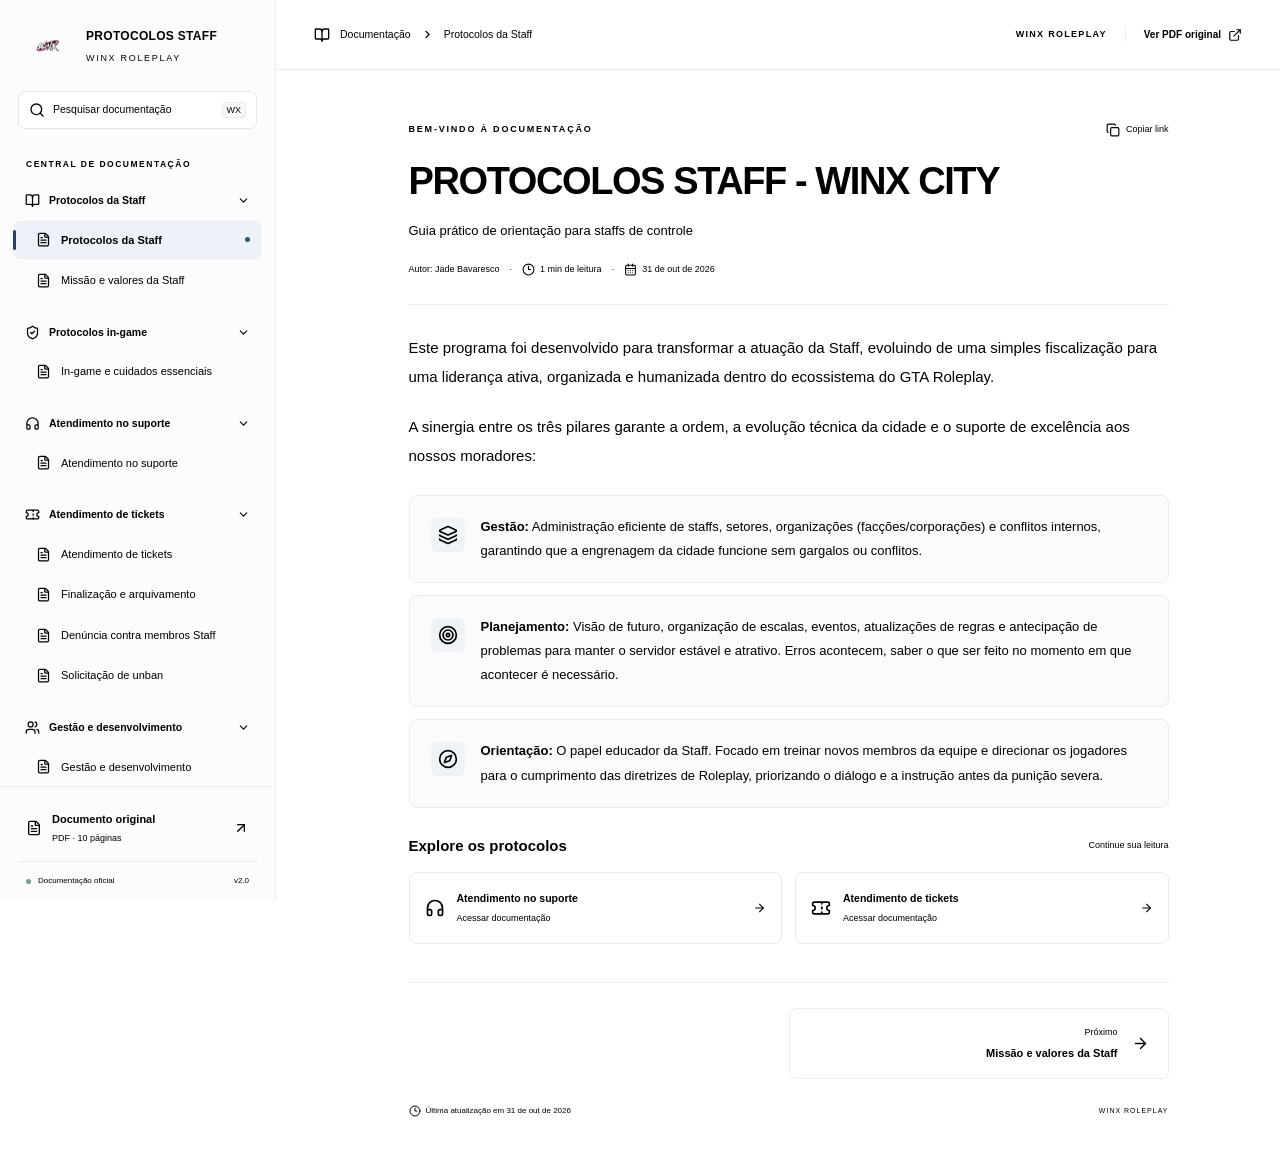
<file: index.html>
<!doctype html>
<html lang="pt-BR">
<head>
  <meta charset="utf-8">
  <meta name="viewport" content="width=device-width, initial-scale=1">
  <meta name="description" content="Guia prático de orientação para staffs de controle — WINX CITY. Autor: Jade Bavaresco.">
  <title>Protocolos da Staff · PROTOCOLOS STAFF</title>
  <link rel="icon" href="./favicon.ico">
  <link rel="stylesheet" href="./styles.css">
  <script src="./site-pages.js" defer></script>
  <script src="./app.js" defer></script>
  <script src="./runable.js" defer data-hostname="winx-city-static" data-url="https://r.lilstts.com/events"></script>
</head>
<body>
<!-- Página exportada do portal existente. Edite as regras no bloco class="markdown". -->
<div class="portal">
<a class="skip-link" href="#main-content">Ir para o conteúdo</a>
<aside class="sidebar">
<a class="brand" href="./index.html">
<img alt="Logo oficial WINX" src="./images/winx-logo.png">
<div>
<strong>PROTOCOLOS STAFF</strong>
<small>WINX ROLEPLAY</small>
</div>
</a>
<button class="sidebar-search">
<svg xmlns="http://www.w3.org/2000/svg" width="16" height="16" viewBox="0 0 24 24" fill="none" stroke="currentColor" stroke-width="2" stroke-linecap="round" stroke-linejoin="round" class="lucide lucide-search" aria-hidden="true">
<path d="m21 21-4.34-4.34">
</path>
<circle cx="11" cy="11" r="8">
</circle>
</svg>
<span>Pesquisar documentação</span>
<kbd>WX</kbd>
</button>
<div class="sidebar-section-label">CENTRAL DE DOCUMENTAÇÃO</div>
<nav aria-label="Navegação dos protocolos">
<div class="nav-group" style="margin-left: 0px;">
<button class="nav-group-heading" aria-expanded="true">
<svg xmlns="http://www.w3.org/2000/svg" width="15" height="15" viewBox="0 0 24 24" fill="none" stroke="currentColor" stroke-width="2" stroke-linecap="round" stroke-linejoin="round" class="lucide lucide-book-open" aria-hidden="true">
<path d="M12 7v14">
</path>
<path d="M3 18a1 1 0 0 1-1-1V4a1 1 0 0 1 1-1h5a4 4 0 0 1 4 4 4 4 0 0 1 4-4h5a1 1 0 0 1 1 1v13a1 1 0 0 1-1 1h-6a3 3 0 0 0-3 3 3 3 0 0 0-3-3z">
</path>
</svg>
<span>Protocolos da Staff</span>
<svg xmlns="http://www.w3.org/2000/svg" width="13" height="13" viewBox="0 0 24 24" fill="none" stroke="currentColor" stroke-width="2" stroke-linecap="round" stroke-linejoin="round" class="lucide lucide-chevron-down" aria-hidden="true">
<path d="m6 9 6 6 6-6">
</path>
</svg>
</button>
<div class="nav-group-items">
<div>
<a href="./index.html" class="nav-item active" aria-current="page">
<svg xmlns="http://www.w3.org/2000/svg" width="15" height="15" viewBox="0 0 24 24" fill="none" stroke="currentColor" stroke-width="2" stroke-linecap="round" stroke-linejoin="round" class="lucide lucide-file-text" aria-hidden="true">
<path d="M6 22a2 2 0 0 1-2-2V4a2 2 0 0 1 2-2h8a2.4 2.4 0 0 1 1.704.706l3.588 3.588A2.4 2.4 0 0 1 20 8v12a2 2 0 0 1-2 2z">
</path>
<path d="M14 2v5a1 1 0 0 0 1 1h5">
</path>
<path d="M10 9H8">
</path>
<path d="M16 13H8">
</path>
<path d="M16 17H8">
</path>
</svg>
<span>Protocolos da Staff</span>
<span class="active-dot">
</span>
</a>
</div>
<div>
<a href="./missao-e-valores.html" class="nav-item ">
<svg xmlns="http://www.w3.org/2000/svg" width="15" height="15" viewBox="0 0 24 24" fill="none" stroke="currentColor" stroke-width="2" stroke-linecap="round" stroke-linejoin="round" class="lucide lucide-file-text" aria-hidden="true">
<path d="M6 22a2 2 0 0 1-2-2V4a2 2 0 0 1 2-2h8a2.4 2.4 0 0 1 1.704.706l3.588 3.588A2.4 2.4 0 0 1 20 8v12a2 2 0 0 1-2 2z">
</path>
<path d="M14 2v5a1 1 0 0 0 1 1h5">
</path>
<path d="M10 9H8">
</path>
<path d="M16 13H8">
</path>
<path d="M16 17H8">
</path>
</svg>
<span>Missão e valores da Staff</span>
</a>
</div>
</div>
</div>
<div class="nav-group" style="margin-left: 0px;">
<button class="nav-group-heading" aria-expanded="true">
<svg xmlns="http://www.w3.org/2000/svg" width="15" height="15" viewBox="0 0 24 24" fill="none" stroke="currentColor" stroke-width="2" stroke-linecap="round" stroke-linejoin="round" class="lucide lucide-shield-check" aria-hidden="true">
<path d="M20 13c0 5-3.5 7.5-7.66 8.95a1 1 0 0 1-.67-.01C7.5 20.5 4 18 4 13V6a1 1 0 0 1 1-1c2 0 4.5-1.2 6.24-2.72a1.17 1.17 0 0 1 1.52 0C14.51 3.81 17 5 19 5a1 1 0 0 1 1 1z">
</path>
<path d="m9 12 2 2 4-4">
</path>
</svg>
<span>Protocolos in-game</span>
<svg xmlns="http://www.w3.org/2000/svg" width="13" height="13" viewBox="0 0 24 24" fill="none" stroke="currentColor" stroke-width="2" stroke-linecap="round" stroke-linejoin="round" class="lucide lucide-chevron-down" aria-hidden="true">
<path d="m6 9 6 6 6-6">
</path>
</svg>
</button>
<div class="nav-group-items">
<div>
<a href="./in-game.html" class="nav-item ">
<svg xmlns="http://www.w3.org/2000/svg" width="15" height="15" viewBox="0 0 24 24" fill="none" stroke="currentColor" stroke-width="2" stroke-linecap="round" stroke-linejoin="round" class="lucide lucide-file-text" aria-hidden="true">
<path d="M6 22a2 2 0 0 1-2-2V4a2 2 0 0 1 2-2h8a2.4 2.4 0 0 1 1.704.706l3.588 3.588A2.4 2.4 0 0 1 20 8v12a2 2 0 0 1-2 2z">
</path>
<path d="M14 2v5a1 1 0 0 0 1 1h5">
</path>
<path d="M10 9H8">
</path>
<path d="M16 13H8">
</path>
<path d="M16 17H8">
</path>
</svg>
<span>In-game e cuidados essenciais</span>
</a>
</div>
</div>
</div>
<div class="nav-group" style="margin-left: 0px;">
<button class="nav-group-heading" aria-expanded="true">
<svg xmlns="http://www.w3.org/2000/svg" width="15" height="15" viewBox="0 0 24 24" fill="none" stroke="currentColor" stroke-width="2" stroke-linecap="round" stroke-linejoin="round" class="lucide lucide-headphones" aria-hidden="true">
<path d="M3 14h3a2 2 0 0 1 2 2v3a2 2 0 0 1-2 2H5a2 2 0 0 1-2-2v-7a9 9 0 0 1 18 0v7a2 2 0 0 1-2 2h-1a2 2 0 0 1-2-2v-3a2 2 0 0 1 2-2h3">
</path>
</svg>
<span>Atendimento no suporte</span>
<svg xmlns="http://www.w3.org/2000/svg" width="13" height="13" viewBox="0 0 24 24" fill="none" stroke="currentColor" stroke-width="2" stroke-linecap="round" stroke-linejoin="round" class="lucide lucide-chevron-down" aria-hidden="true">
<path d="m6 9 6 6 6-6">
</path>
</svg>
</button>
<div class="nav-group-items">
<div>
<a href="./suporte.html" class="nav-item ">
<svg xmlns="http://www.w3.org/2000/svg" width="15" height="15" viewBox="0 0 24 24" fill="none" stroke="currentColor" stroke-width="2" stroke-linecap="round" stroke-linejoin="round" class="lucide lucide-file-text" aria-hidden="true">
<path d="M6 22a2 2 0 0 1-2-2V4a2 2 0 0 1 2-2h8a2.4 2.4 0 0 1 1.704.706l3.588 3.588A2.4 2.4 0 0 1 20 8v12a2 2 0 0 1-2 2z">
</path>
<path d="M14 2v5a1 1 0 0 0 1 1h5">
</path>
<path d="M10 9H8">
</path>
<path d="M16 13H8">
</path>
<path d="M16 17H8">
</path>
</svg>
<span>Atendimento no suporte</span>
</a>
</div>
</div>
</div>
<div class="nav-group" style="margin-left: 0px;">
<button class="nav-group-heading" aria-expanded="true">
<svg xmlns="http://www.w3.org/2000/svg" width="15" height="15" viewBox="0 0 24 24" fill="none" stroke="currentColor" stroke-width="2" stroke-linecap="round" stroke-linejoin="round" class="lucide lucide-ticket" aria-hidden="true">
<path d="M2 9a3 3 0 0 1 0 6v2a2 2 0 0 0 2 2h16a2 2 0 0 0 2-2v-2a3 3 0 0 1 0-6V7a2 2 0 0 0-2-2H4a2 2 0 0 0-2 2Z">
</path>
<path d="M13 5v2">
</path>
<path d="M13 17v2">
</path>
<path d="M13 11v2">
</path>
</svg>
<span>Atendimento de tickets</span>
<svg xmlns="http://www.w3.org/2000/svg" width="13" height="13" viewBox="0 0 24 24" fill="none" stroke="currentColor" stroke-width="2" stroke-linecap="round" stroke-linejoin="round" class="lucide lucide-chevron-down" aria-hidden="true">
<path d="m6 9 6 6 6-6">
</path>
</svg>
</button>
<div class="nav-group-items">
<div>
<a href="./tickets.html" class="nav-item ">
<svg xmlns="http://www.w3.org/2000/svg" width="15" height="15" viewBox="0 0 24 24" fill="none" stroke="currentColor" stroke-width="2" stroke-linecap="round" stroke-linejoin="round" class="lucide lucide-file-text" aria-hidden="true">
<path d="M6 22a2 2 0 0 1-2-2V4a2 2 0 0 1 2-2h8a2.4 2.4 0 0 1 1.704.706l3.588 3.588A2.4 2.4 0 0 1 20 8v12a2 2 0 0 1-2 2z">
</path>
<path d="M14 2v5a1 1 0 0 0 1 1h5">
</path>
<path d="M10 9H8">
</path>
<path d="M16 13H8">
</path>
<path d="M16 17H8">
</path>
</svg>
<span>Atendimento de tickets</span>
</a>
</div>
<div>
<a href="./finalizacao.html" class="nav-item ">
<svg xmlns="http://www.w3.org/2000/svg" width="15" height="15" viewBox="0 0 24 24" fill="none" stroke="currentColor" stroke-width="2" stroke-linecap="round" stroke-linejoin="round" class="lucide lucide-file-text" aria-hidden="true">
<path d="M6 22a2 2 0 0 1-2-2V4a2 2 0 0 1 2-2h8a2.4 2.4 0 0 1 1.704.706l3.588 3.588A2.4 2.4 0 0 1 20 8v12a2 2 0 0 1-2 2z">
</path>
<path d="M14 2v5a1 1 0 0 0 1 1h5">
</path>
<path d="M10 9H8">
</path>
<path d="M16 13H8">
</path>
<path d="M16 17H8">
</path>
</svg>
<span>Finalização e arquivamento</span>
</a>
</div>
<div>
<a href="./denuncia-staff.html" class="nav-item ">
<svg xmlns="http://www.w3.org/2000/svg" width="15" height="15" viewBox="0 0 24 24" fill="none" stroke="currentColor" stroke-width="2" stroke-linecap="round" stroke-linejoin="round" class="lucide lucide-file-text" aria-hidden="true">
<path d="M6 22a2 2 0 0 1-2-2V4a2 2 0 0 1 2-2h8a2.4 2.4 0 0 1 1.704.706l3.588 3.588A2.4 2.4 0 0 1 20 8v12a2 2 0 0 1-2 2z">
</path>
<path d="M14 2v5a1 1 0 0 0 1 1h5">
</path>
<path d="M10 9H8">
</path>
<path d="M16 13H8">
</path>
<path d="M16 17H8">
</path>
</svg>
<span>Denúncia contra membros Staff</span>
</a>
</div>
<div>
<a href="./unban.html" class="nav-item ">
<svg xmlns="http://www.w3.org/2000/svg" width="15" height="15" viewBox="0 0 24 24" fill="none" stroke="currentColor" stroke-width="2" stroke-linecap="round" stroke-linejoin="round" class="lucide lucide-file-text" aria-hidden="true">
<path d="M6 22a2 2 0 0 1-2-2V4a2 2 0 0 1 2-2h8a2.4 2.4 0 0 1 1.704.706l3.588 3.588A2.4 2.4 0 0 1 20 8v12a2 2 0 0 1-2 2z">
</path>
<path d="M14 2v5a1 1 0 0 0 1 1h5">
</path>
<path d="M10 9H8">
</path>
<path d="M16 13H8">
</path>
<path d="M16 17H8">
</path>
</svg>
<span>Solicitação de unban</span>
</a>
</div>
</div>
</div>
<div class="nav-group" style="margin-left: 0px;">
<button class="nav-group-heading" aria-expanded="true">
<svg xmlns="http://www.w3.org/2000/svg" width="15" height="15" viewBox="0 0 24 24" fill="none" stroke="currentColor" stroke-width="2" stroke-linecap="round" stroke-linejoin="round" class="lucide lucide-users" aria-hidden="true">
<path d="M16 21v-2a4 4 0 0 0-4-4H6a4 4 0 0 0-4 4v2">
</path>
<path d="M16 3.128a4 4 0 0 1 0 7.744">
</path>
<path d="M22 21v-2a4 4 0 0 0-3-3.87">
</path>
<circle cx="9" cy="7" r="4">
</circle>
</svg>
<span>Gestão e desenvolvimento</span>
<svg xmlns="http://www.w3.org/2000/svg" width="13" height="13" viewBox="0 0 24 24" fill="none" stroke="currentColor" stroke-width="2" stroke-linecap="round" stroke-linejoin="round" class="lucide lucide-chevron-down" aria-hidden="true">
<path d="m6 9 6 6 6-6">
</path>
</svg>
</button>
<div class="nav-group-items">
<div>
<a href="./gestao.html" class="nav-item ">
<svg xmlns="http://www.w3.org/2000/svg" width="15" height="15" viewBox="0 0 24 24" fill="none" stroke="currentColor" stroke-width="2" stroke-linecap="round" stroke-linejoin="round" class="lucide lucide-file-text" aria-hidden="true">
<path d="M6 22a2 2 0 0 1-2-2V4a2 2 0 0 1 2-2h8a2.4 2.4 0 0 1 1.704.706l3.588 3.588A2.4 2.4 0 0 1 20 8v12a2 2 0 0 1-2 2z">
</path>
<path d="M14 2v5a1 1 0 0 0 1 1h5">
</path>
<path d="M10 9H8">
</path>
<path d="M16 13H8">
</path>
<path d="M16 17H8">
</path>
</svg>
<span>Gestão e desenvolvimento</span>
</a>
</div>
</div>
</div>
</nav>
<div class="sidebar-bottom">
<button class="original-link">
<svg xmlns="http://www.w3.org/2000/svg" width="16" height="16" viewBox="0 0 24 24" fill="none" stroke="currentColor" stroke-width="2" stroke-linecap="round" stroke-linejoin="round" class="lucide lucide-file-text" aria-hidden="true">
<path d="M6 22a2 2 0 0 1-2-2V4a2 2 0 0 1 2-2h8a2.4 2.4 0 0 1 1.704.706l3.588 3.588A2.4 2.4 0 0 1 20 8v12a2 2 0 0 1-2 2z">
</path>
<path d="M14 2v5a1 1 0 0 0 1 1h5">
</path>
<path d="M10 9H8">
</path>
<path d="M16 13H8">
</path>
<path d="M16 17H8">
</path>
</svg>
<span>Documento original<small>PDF · 10 páginas</small>
</span>
<svg xmlns="http://www.w3.org/2000/svg" width="16" height="16" viewBox="0 0 24 24" fill="none" stroke="currentColor" stroke-width="2" stroke-linecap="round" stroke-linejoin="round" class="lucide lucide-arrow-up-right" aria-hidden="true">
<path d="M7 7h10v10">
</path>
<path d="M7 17 17 7">
</path>
</svg>
</button>
<div class="sidebar-edition">
<span class="status-dot">
</span>Documentação oficial<span>v2.0</span>
</div>
</div>
</aside>
<div class="workspace">
<header class="topbar">
<div class="breadcrumb">
<button class="icon-button mobile-menu" aria-label="Abrir menu">
<svg xmlns="http://www.w3.org/2000/svg" width="21" height="21" viewBox="0 0 24 24" fill="none" stroke="currentColor" stroke-width="2" stroke-linecap="round" stroke-linejoin="round" class="lucide lucide-menu" aria-hidden="true">
<path d="M4 5h16">
</path>
<path d="M4 12h16">
</path>
<path d="M4 19h16">
</path>
</svg>
</button>
<img class="mobile-brand" alt="Logo WINX" src="./images/winx-logo.png">
<svg xmlns="http://www.w3.org/2000/svg" width="16" height="16" viewBox="0 0 24 24" fill="none" stroke="currentColor" stroke-width="2" stroke-linecap="round" stroke-linejoin="round" class="lucide lucide-book-open" aria-hidden="true">
<path d="M12 7v14">
</path>
<path d="M3 18a1 1 0 0 1-1-1V4a1 1 0 0 1 1-1h5a4 4 0 0 1 4 4 4 4 0 0 1 4-4h5a1 1 0 0 1 1 1v13a1 1 0 0 1-1 1h-6a3 3 0 0 0-3 3 3 3 0 0 0-3-3z">
</path>
</svg>
<span>Documentação</span>
<svg xmlns="http://www.w3.org/2000/svg" width="13" height="13" viewBox="0 0 24 24" fill="none" stroke="currentColor" stroke-width="2" stroke-linecap="round" stroke-linejoin="round" class="lucide lucide-chevron-right" aria-hidden="true">
<path d="m9 18 6-6-6-6">
</path>
</svg>
<strong>Protocolos da Staff</strong>
</div>
<div class="topbar-actions">
<span class="topbar-city">WINX ROLEPLAY</span>
<span class="topbar-divider">
</span>
<button class="text-button">
<span>Ver PDF original</span>
<svg xmlns="http://www.w3.org/2000/svg" width="14" height="14" viewBox="0 0 24 24" fill="none" stroke="currentColor" stroke-width="2" stroke-linecap="round" stroke-linejoin="round" class="lucide lucide-external-link" aria-hidden="true">
<path d="M15 3h6v6">
</path>
<path d="M10 14 21 3">
</path>
<path d="M18 13v6a2 2 0 0 1-2 2H5a2 2 0 0 1-2-2V8a2 2 0 0 1 2-2h6">
</path>
</svg>
</button>
<button class="icon-button mobile-search" aria-label="Pesquisar">
<svg xmlns="http://www.w3.org/2000/svg" width="19" height="19" viewBox="0 0 24 24" fill="none" stroke="currentColor" stroke-width="2" stroke-linecap="round" stroke-linejoin="round" class="lucide lucide-search" aria-hidden="true">
<path d="m21 21-4.34-4.34">
</path>
<circle cx="11" cy="11" r="8">
</circle>
</svg>
</button>
</div>
</header>
<div class="reading-layout">
<main class="article-column" id="main-content">
<article class="document-article">
<div class="article-eyebrow">
<span class="eyebrow">BEM-VINDO À DOCUMENTAÇÃO</span>
<button class="copy-page">
<svg xmlns="http://www.w3.org/2000/svg" width="14" height="14" viewBox="0 0 24 24" fill="none" stroke="currentColor" stroke-width="2" stroke-linecap="round" stroke-linejoin="round" class="lucide lucide-copy" aria-hidden="true">
<rect width="14" height="14" x="8" y="8" rx="2" ry="2">
</rect>
<path d="M4 16c-1.1 0-2-.9-2-2V4c0-1.1.9-2 2-2h10c1.1 0 2 .9 2 2">
</path>
</svg>
<span>Copiar link</span>
</button>
</div>
<h1 id="visao-geral">PROTOCOLOS STAFF - WINX CITY</h1>
<p class="article-subtitle">Guia prático de orientação para staffs de controle</p>
<div class="document-meta">
<span>Autor: Jade Bavaresco</span>
<span class="meta-dot">·</span>
<span>
<svg xmlns="http://www.w3.org/2000/svg" width="13" height="13" viewBox="0 0 24 24" fill="none" stroke="currentColor" stroke-width="2" stroke-linecap="round" stroke-linejoin="round" class="lucide lucide-clock3 lucide-clock-3" aria-hidden="true">
<circle cx="12" cy="12" r="10">
</circle>
<path d="M12 6v6h4">
</path>
</svg>1 min de leitura</span>
<span class="meta-dot">·</span>
<span>
<svg xmlns="http://www.w3.org/2000/svg" width="13" height="13" viewBox="0 0 24 24" fill="none" stroke="currentColor" stroke-width="2" stroke-linecap="round" stroke-linejoin="round" class="lucide lucide-calendar-days" aria-hidden="true">
<path d="M8 2v4">
</path>
<path d="M16 2v4">
</path>
<rect width="18" height="18" x="3" y="4" rx="2">
</rect>
<path d="M3 10h18">
</path>
<path d="M8 14h.01">
</path>
<path d="M12 14h.01">
</path>
<path d="M16 14h.01">
</path>
<path d="M8 18h.01">
</path>
<path d="M12 18h.01">
</path>
<path d="M16 18h.01">
</path>
</svg>31 de out de 2026</span>
</div>
<div class="article-rule">
</div>
<button class="mobile-toc-button">
<svg xmlns="http://www.w3.org/2000/svg" width="16" height="16" viewBox="0 0 24 24" fill="none" stroke="currentColor" stroke-width="2" stroke-linecap="round" stroke-linejoin="round" class="lucide lucide-list" aria-hidden="true">
<path d="M3 5h.01">
</path>
<path d="M3 12h.01">
</path>
<path d="M3 19h.01">
</path>
<path d="M8 5h13">
</path>
<path d="M8 12h13">
</path>
<path d="M8 19h13">
</path>
</svg>Nesta página<svg xmlns="http://www.w3.org/2000/svg" width="14" height="14" viewBox="0 0 24 24" fill="none" stroke="currentColor" stroke-width="2" stroke-linecap="round" stroke-linejoin="round" class="lucide lucide-chevron-down" aria-hidden="true">
<path d="m6 9 6 6 6-6">
</path>
</svg>
</button>
<div class="markdown intro-content">
<p>Este programa foi desenvolvido para transformar a atuação da Staff, evoluindo de uma simples fiscalização para uma liderança ativa, organizada e humanizada dentro do ecossistema do GTA Roleplay.</p>
<p>A sinergia entre os três pilares garante a ordem, a evolução técnica da cidade e o suporte de excelência aos nossos moradores:</p>
<ul>
<li id="gestao" class="pillar">
<span class="pillar-icon">
<svg xmlns="http://www.w3.org/2000/svg" width="20" height="20" viewBox="0 0 24 24" fill="none" stroke="currentColor" stroke-width="2" stroke-linecap="round" stroke-linejoin="round" class="lucide lucide-layers" aria-hidden="true">
<path d="M12.83 2.18a2 2 0 0 0-1.66 0L2.6 6.08a1 1 0 0 0 0 1.83l8.58 3.91a2 2 0 0 0 1.66 0l8.58-3.9a1 1 0 0 0 0-1.83z">
</path>
<path d="M2 12a1 1 0 0 0 .58.91l8.6 3.91a2 2 0 0 0 1.65 0l8.58-3.9A1 1 0 0 0 22 12">
</path>
<path d="M2 17a1 1 0 0 0 .58.91l8.6 3.91a2 2 0 0 0 1.65 0l8.58-3.9A1 1 0 0 0 22 17">
</path>
</svg>
</span>
<div>
<p>
<strong>Gestão:</strong> Administração eficiente de staffs, setores, organizações (facções/corporações) e conflitos internos, garantindo que a engrenagem da cidade funcione sem gargalos ou conflitos.</p>
</div>
</li>
<li id="planejamento" class="pillar">
<span class="pillar-icon">
<svg xmlns="http://www.w3.org/2000/svg" width="20" height="20" viewBox="0 0 24 24" fill="none" stroke="currentColor" stroke-width="2" stroke-linecap="round" stroke-linejoin="round" class="lucide lucide-target" aria-hidden="true">
<circle cx="12" cy="12" r="10">
</circle>
<circle cx="12" cy="12" r="6">
</circle>
<circle cx="12" cy="12" r="2">
</circle>
</svg>
</span>
<div>
<p>
<strong>Planejamento:</strong> Visão de futuro, organização de escalas, eventos, atualizações de regras e antecipação de problemas para manter o servidor estável e atrativo. Erros acontecem, saber o que ser feito no momento em que acontecer é necessário.</p>
</div>
</li>
<li id="orientacao" class="pillar">
<span class="pillar-icon">
<svg xmlns="http://www.w3.org/2000/svg" width="20" height="20" viewBox="0 0 24 24" fill="none" stroke="currentColor" stroke-width="2" stroke-linecap="round" stroke-linejoin="round" class="lucide lucide-compass" aria-hidden="true">
<circle cx="12" cy="12" r="10">
</circle>
<path d="m16.24 7.76-1.804 5.411a2 2 0 0 1-1.265 1.265L7.76 16.24l1.804-5.411a2 2 0 0 1 1.265-1.265z">
</path>
</svg>
</span>
<div>
<p>
<strong>Orientação:</strong> O papel educador da Staff. Focado em treinar novos membros da equipe e direcionar os jogadores para o cumprimento das diretrizes de Roleplay, priorizando o diálogo e a instrução antes da punição severa.</p>
</div>
</li>
</ul>
</div>
<section class="continue-reading">
<div class="section-heading">
<h2>Explore os protocolos</h2>
<span>Continue sua leitura</span>
</div>
<div class="quick-links">
<a href="./suporte.html">
<svg xmlns="http://www.w3.org/2000/svg" width="20" height="20" viewBox="0 0 24 24" fill="none" stroke="currentColor" stroke-width="2" stroke-linecap="round" stroke-linejoin="round" class="lucide lucide-headphones" aria-hidden="true">
<path d="M3 14h3a2 2 0 0 1 2 2v3a2 2 0 0 1-2 2H5a2 2 0 0 1-2-2v-7a9 9 0 0 1 18 0v7a2 2 0 0 1-2 2h-1a2 2 0 0 1-2-2v-3a2 2 0 0 1 2-2h3">
</path>
</svg>
<div>
<strong>Atendimento no suporte</strong>
<span>Acessar documentação</span>
</div>
<svg xmlns="http://www.w3.org/2000/svg" width="16" height="16" viewBox="0 0 24 24" fill="none" stroke="currentColor" stroke-width="2" stroke-linecap="round" stroke-linejoin="round" class="lucide lucide-arrow-right" aria-hidden="true">
<path d="M5 12h14">
</path>
<path d="m12 5 7 7-7 7">
</path>
</svg>
</a>
<a href="./tickets.html">
<svg xmlns="http://www.w3.org/2000/svg" width="20" height="20" viewBox="0 0 24 24" fill="none" stroke="currentColor" stroke-width="2" stroke-linecap="round" stroke-linejoin="round" class="lucide lucide-ticket" aria-hidden="true">
<path d="M2 9a3 3 0 0 1 0 6v2a2 2 0 0 0 2 2h16a2 2 0 0 0 2-2v-2a3 3 0 0 1 0-6V7a2 2 0 0 0-2-2H4a2 2 0 0 0-2 2Z">
</path>
<path d="M13 5v2">
</path>
<path d="M13 17v2">
</path>
<path d="M13 11v2">
</path>
</svg>
<div>
<strong>Atendimento de tickets</strong>
<span>Acessar documentação</span>
</div>
<svg xmlns="http://www.w3.org/2000/svg" width="16" height="16" viewBox="0 0 24 24" fill="none" stroke="currentColor" stroke-width="2" stroke-linecap="round" stroke-linejoin="round" class="lucide lucide-arrow-right" aria-hidden="true">
<path d="M5 12h14">
</path>
<path d="m12 5 7 7-7 7">
</path>
</svg>
</a>
</div>
</section>
<div class="page-navigation">
<a class="next-page" href="./missao-e-valores.html">
<div>
<small>Próximo</small>
<strong>Missão e valores da Staff</strong>
</div>
<svg xmlns="http://www.w3.org/2000/svg" width="17" height="17" viewBox="0 0 24 24" fill="none" stroke="currentColor" stroke-width="2" stroke-linecap="round" stroke-linejoin="round" class="lucide lucide-arrow-right" aria-hidden="true">
<path d="M5 12h14">
</path>
<path d="m12 5 7 7-7 7">
</path>
</svg>
</a>
</div>
<footer class="article-footer">
<span>
<svg xmlns="http://www.w3.org/2000/svg" width="12" height="12" viewBox="0 0 24 24" fill="none" stroke="currentColor" stroke-width="2" stroke-linecap="round" stroke-linejoin="round" class="lucide lucide-clock3 lucide-clock-3" aria-hidden="true">
<circle cx="12" cy="12" r="10">
</circle>
<path d="M12 6v6h4">
</path>
</svg>Última atualização em 31 de out de 2026</span>
<span>WINX ROLEPLAY</span>
</footer>
<noscript>
<p class="static-pdf-fallback">
<a href="./documents/protocolos-original.pdf">Abrir PDF oficial</a>
</p>
</noscript>
</article>
</main>
</div>
</div>
</div>
</body>
</html>
</file>
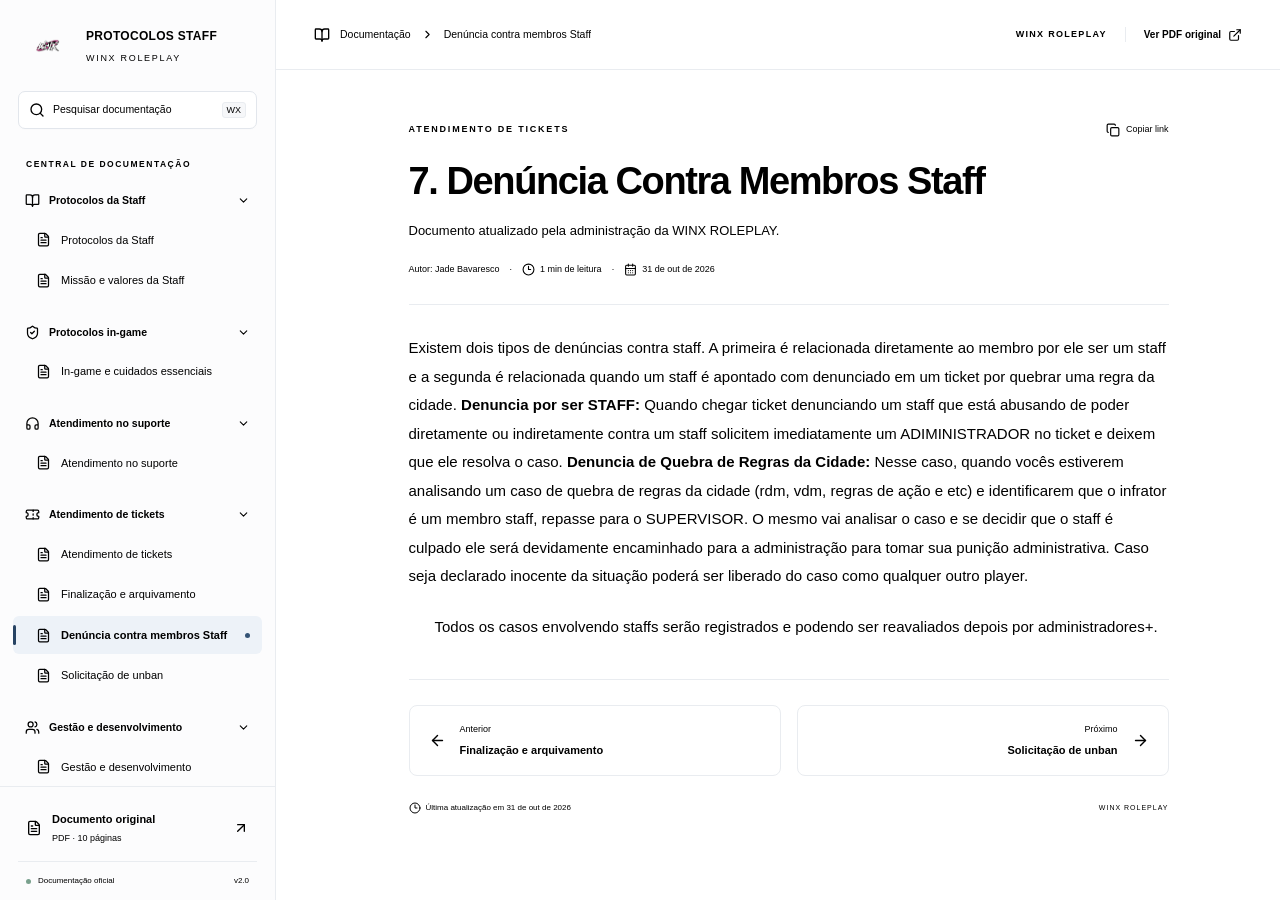
<file: denuncia-staff.html>
<!doctype html>
<html lang="pt-BR">
<head>
  <meta charset="utf-8">
  <meta name="viewport" content="width=device-width, initial-scale=1">
  <meta name="description" content="Guia prático de orientação para staffs de controle — WINX CITY. Autor: Jade Bavaresco.">
  <title>Denúncia contra membros Staff · PROTOCOLOS STAFF</title>
  <link rel="icon" href="./favicon.ico">
  <link rel="stylesheet" href="./styles.css">
  <script src="./site-pages.js" defer></script>
  <script src="./app.js" defer></script>
  <script src="./runable.js" defer data-hostname="winx-city-static" data-url="https://r.lilstts.com/events"></script>
</head>
<body>
<!-- Página exportada do portal existente. Edite as regras no bloco class="markdown". -->
<div class="portal">
<a class="skip-link" href="#main-content">Ir para o conteúdo</a>
<aside class="sidebar">
<a class="brand" href="./index.html">
<img alt="Logo oficial WINX" src="./images/winx-logo.png">
<div>
<strong>PROTOCOLOS STAFF</strong>
<small>WINX ROLEPLAY</small>
</div>
</a>
<button class="sidebar-search">
<svg xmlns="http://www.w3.org/2000/svg" width="16" height="16" viewBox="0 0 24 24" fill="none" stroke="currentColor" stroke-width="2" stroke-linecap="round" stroke-linejoin="round" class="lucide lucide-search" aria-hidden="true">
<path d="m21 21-4.34-4.34">
</path>
<circle cx="11" cy="11" r="8">
</circle>
</svg>
<span>Pesquisar documentação</span>
<kbd>WX</kbd>
</button>
<div class="sidebar-section-label">CENTRAL DE DOCUMENTAÇÃO</div>
<nav aria-label="Navegação dos protocolos">
<div class="nav-group" style="margin-left: 0px;">
<button class="nav-group-heading" aria-expanded="true">
<svg xmlns="http://www.w3.org/2000/svg" width="15" height="15" viewBox="0 0 24 24" fill="none" stroke="currentColor" stroke-width="2" stroke-linecap="round" stroke-linejoin="round" class="lucide lucide-book-open" aria-hidden="true">
<path d="M12 7v14">
</path>
<path d="M3 18a1 1 0 0 1-1-1V4a1 1 0 0 1 1-1h5a4 4 0 0 1 4 4 4 4 0 0 1 4-4h5a1 1 0 0 1 1 1v13a1 1 0 0 1-1 1h-6a3 3 0 0 0-3 3 3 3 0 0 0-3-3z">
</path>
</svg>
<span>Protocolos da Staff</span>
<svg xmlns="http://www.w3.org/2000/svg" width="13" height="13" viewBox="0 0 24 24" fill="none" stroke="currentColor" stroke-width="2" stroke-linecap="round" stroke-linejoin="round" class="lucide lucide-chevron-down" aria-hidden="true">
<path d="m6 9 6 6 6-6">
</path>
</svg>
</button>
<div class="nav-group-items">
<div>
<a href="./index.html" class="nav-item ">
<svg xmlns="http://www.w3.org/2000/svg" width="15" height="15" viewBox="0 0 24 24" fill="none" stroke="currentColor" stroke-width="2" stroke-linecap="round" stroke-linejoin="round" class="lucide lucide-file-text" aria-hidden="true">
<path d="M6 22a2 2 0 0 1-2-2V4a2 2 0 0 1 2-2h8a2.4 2.4 0 0 1 1.704.706l3.588 3.588A2.4 2.4 0 0 1 20 8v12a2 2 0 0 1-2 2z">
</path>
<path d="M14 2v5a1 1 0 0 0 1 1h5">
</path>
<path d="M10 9H8">
</path>
<path d="M16 13H8">
</path>
<path d="M16 17H8">
</path>
</svg>
<span>Protocolos da Staff</span>
</a>
</div>
<div>
<a href="./missao-e-valores.html" class="nav-item ">
<svg xmlns="http://www.w3.org/2000/svg" width="15" height="15" viewBox="0 0 24 24" fill="none" stroke="currentColor" stroke-width="2" stroke-linecap="round" stroke-linejoin="round" class="lucide lucide-file-text" aria-hidden="true">
<path d="M6 22a2 2 0 0 1-2-2V4a2 2 0 0 1 2-2h8a2.4 2.4 0 0 1 1.704.706l3.588 3.588A2.4 2.4 0 0 1 20 8v12a2 2 0 0 1-2 2z">
</path>
<path d="M14 2v5a1 1 0 0 0 1 1h5">
</path>
<path d="M10 9H8">
</path>
<path d="M16 13H8">
</path>
<path d="M16 17H8">
</path>
</svg>
<span>Missão e valores da Staff</span>
</a>
</div>
</div>
</div>
<div class="nav-group" style="margin-left: 0px;">
<button class="nav-group-heading" aria-expanded="true">
<svg xmlns="http://www.w3.org/2000/svg" width="15" height="15" viewBox="0 0 24 24" fill="none" stroke="currentColor" stroke-width="2" stroke-linecap="round" stroke-linejoin="round" class="lucide lucide-shield-check" aria-hidden="true">
<path d="M20 13c0 5-3.5 7.5-7.66 8.95a1 1 0 0 1-.67-.01C7.5 20.5 4 18 4 13V6a1 1 0 0 1 1-1c2 0 4.5-1.2 6.24-2.72a1.17 1.17 0 0 1 1.52 0C14.51 3.81 17 5 19 5a1 1 0 0 1 1 1z">
</path>
<path d="m9 12 2 2 4-4">
</path>
</svg>
<span>Protocolos in-game</span>
<svg xmlns="http://www.w3.org/2000/svg" width="13" height="13" viewBox="0 0 24 24" fill="none" stroke="currentColor" stroke-width="2" stroke-linecap="round" stroke-linejoin="round" class="lucide lucide-chevron-down" aria-hidden="true">
<path d="m6 9 6 6 6-6">
</path>
</svg>
</button>
<div class="nav-group-items">
<div>
<a href="./in-game.html" class="nav-item ">
<svg xmlns="http://www.w3.org/2000/svg" width="15" height="15" viewBox="0 0 24 24" fill="none" stroke="currentColor" stroke-width="2" stroke-linecap="round" stroke-linejoin="round" class="lucide lucide-file-text" aria-hidden="true">
<path d="M6 22a2 2 0 0 1-2-2V4a2 2 0 0 1 2-2h8a2.4 2.4 0 0 1 1.704.706l3.588 3.588A2.4 2.4 0 0 1 20 8v12a2 2 0 0 1-2 2z">
</path>
<path d="M14 2v5a1 1 0 0 0 1 1h5">
</path>
<path d="M10 9H8">
</path>
<path d="M16 13H8">
</path>
<path d="M16 17H8">
</path>
</svg>
<span>In-game e cuidados essenciais</span>
</a>
</div>
</div>
</div>
<div class="nav-group" style="margin-left: 0px;">
<button class="nav-group-heading" aria-expanded="true">
<svg xmlns="http://www.w3.org/2000/svg" width="15" height="15" viewBox="0 0 24 24" fill="none" stroke="currentColor" stroke-width="2" stroke-linecap="round" stroke-linejoin="round" class="lucide lucide-headphones" aria-hidden="true">
<path d="M3 14h3a2 2 0 0 1 2 2v3a2 2 0 0 1-2 2H5a2 2 0 0 1-2-2v-7a9 9 0 0 1 18 0v7a2 2 0 0 1-2 2h-1a2 2 0 0 1-2-2v-3a2 2 0 0 1 2-2h3">
</path>
</svg>
<span>Atendimento no suporte</span>
<svg xmlns="http://www.w3.org/2000/svg" width="13" height="13" viewBox="0 0 24 24" fill="none" stroke="currentColor" stroke-width="2" stroke-linecap="round" stroke-linejoin="round" class="lucide lucide-chevron-down" aria-hidden="true">
<path d="m6 9 6 6 6-6">
</path>
</svg>
</button>
<div class="nav-group-items">
<div>
<a href="./suporte.html" class="nav-item ">
<svg xmlns="http://www.w3.org/2000/svg" width="15" height="15" viewBox="0 0 24 24" fill="none" stroke="currentColor" stroke-width="2" stroke-linecap="round" stroke-linejoin="round" class="lucide lucide-file-text" aria-hidden="true">
<path d="M6 22a2 2 0 0 1-2-2V4a2 2 0 0 1 2-2h8a2.4 2.4 0 0 1 1.704.706l3.588 3.588A2.4 2.4 0 0 1 20 8v12a2 2 0 0 1-2 2z">
</path>
<path d="M14 2v5a1 1 0 0 0 1 1h5">
</path>
<path d="M10 9H8">
</path>
<path d="M16 13H8">
</path>
<path d="M16 17H8">
</path>
</svg>
<span>Atendimento no suporte</span>
</a>
</div>
</div>
</div>
<div class="nav-group" style="margin-left: 0px;">
<button class="nav-group-heading" aria-expanded="true">
<svg xmlns="http://www.w3.org/2000/svg" width="15" height="15" viewBox="0 0 24 24" fill="none" stroke="currentColor" stroke-width="2" stroke-linecap="round" stroke-linejoin="round" class="lucide lucide-ticket" aria-hidden="true">
<path d="M2 9a3 3 0 0 1 0 6v2a2 2 0 0 0 2 2h16a2 2 0 0 0 2-2v-2a3 3 0 0 1 0-6V7a2 2 0 0 0-2-2H4a2 2 0 0 0-2 2Z">
</path>
<path d="M13 5v2">
</path>
<path d="M13 17v2">
</path>
<path d="M13 11v2">
</path>
</svg>
<span>Atendimento de tickets</span>
<svg xmlns="http://www.w3.org/2000/svg" width="13" height="13" viewBox="0 0 24 24" fill="none" stroke="currentColor" stroke-width="2" stroke-linecap="round" stroke-linejoin="round" class="lucide lucide-chevron-down" aria-hidden="true">
<path d="m6 9 6 6 6-6">
</path>
</svg>
</button>
<div class="nav-group-items">
<div>
<a href="./tickets.html" class="nav-item ">
<svg xmlns="http://www.w3.org/2000/svg" width="15" height="15" viewBox="0 0 24 24" fill="none" stroke="currentColor" stroke-width="2" stroke-linecap="round" stroke-linejoin="round" class="lucide lucide-file-text" aria-hidden="true">
<path d="M6 22a2 2 0 0 1-2-2V4a2 2 0 0 1 2-2h8a2.4 2.4 0 0 1 1.704.706l3.588 3.588A2.4 2.4 0 0 1 20 8v12a2 2 0 0 1-2 2z">
</path>
<path d="M14 2v5a1 1 0 0 0 1 1h5">
</path>
<path d="M10 9H8">
</path>
<path d="M16 13H8">
</path>
<path d="M16 17H8">
</path>
</svg>
<span>Atendimento de tickets</span>
</a>
</div>
<div>
<a href="./finalizacao.html" class="nav-item ">
<svg xmlns="http://www.w3.org/2000/svg" width="15" height="15" viewBox="0 0 24 24" fill="none" stroke="currentColor" stroke-width="2" stroke-linecap="round" stroke-linejoin="round" class="lucide lucide-file-text" aria-hidden="true">
<path d="M6 22a2 2 0 0 1-2-2V4a2 2 0 0 1 2-2h8a2.4 2.4 0 0 1 1.704.706l3.588 3.588A2.4 2.4 0 0 1 20 8v12a2 2 0 0 1-2 2z">
</path>
<path d="M14 2v5a1 1 0 0 0 1 1h5">
</path>
<path d="M10 9H8">
</path>
<path d="M16 13H8">
</path>
<path d="M16 17H8">
</path>
</svg>
<span>Finalização e arquivamento</span>
</a>
</div>
<div>
<a href="./denuncia-staff.html" class="nav-item active" aria-current="page">
<svg xmlns="http://www.w3.org/2000/svg" width="15" height="15" viewBox="0 0 24 24" fill="none" stroke="currentColor" stroke-width="2" stroke-linecap="round" stroke-linejoin="round" class="lucide lucide-file-text" aria-hidden="true">
<path d="M6 22a2 2 0 0 1-2-2V4a2 2 0 0 1 2-2h8a2.4 2.4 0 0 1 1.704.706l3.588 3.588A2.4 2.4 0 0 1 20 8v12a2 2 0 0 1-2 2z">
</path>
<path d="M14 2v5a1 1 0 0 0 1 1h5">
</path>
<path d="M10 9H8">
</path>
<path d="M16 13H8">
</path>
<path d="M16 17H8">
</path>
</svg>
<span>Denúncia contra membros Staff</span>
<span class="active-dot">
</span>
</a>
</div>
<div>
<a href="./unban.html" class="nav-item ">
<svg xmlns="http://www.w3.org/2000/svg" width="15" height="15" viewBox="0 0 24 24" fill="none" stroke="currentColor" stroke-width="2" stroke-linecap="round" stroke-linejoin="round" class="lucide lucide-file-text" aria-hidden="true">
<path d="M6 22a2 2 0 0 1-2-2V4a2 2 0 0 1 2-2h8a2.4 2.4 0 0 1 1.704.706l3.588 3.588A2.4 2.4 0 0 1 20 8v12a2 2 0 0 1-2 2z">
</path>
<path d="M14 2v5a1 1 0 0 0 1 1h5">
</path>
<path d="M10 9H8">
</path>
<path d="M16 13H8">
</path>
<path d="M16 17H8">
</path>
</svg>
<span>Solicitação de unban</span>
</a>
</div>
</div>
</div>
<div class="nav-group" style="margin-left: 0px;">
<button class="nav-group-heading" aria-expanded="true">
<svg xmlns="http://www.w3.org/2000/svg" width="15" height="15" viewBox="0 0 24 24" fill="none" stroke="currentColor" stroke-width="2" stroke-linecap="round" stroke-linejoin="round" class="lucide lucide-users" aria-hidden="true">
<path d="M16 21v-2a4 4 0 0 0-4-4H6a4 4 0 0 0-4 4v2">
</path>
<path d="M16 3.128a4 4 0 0 1 0 7.744">
</path>
<path d="M22 21v-2a4 4 0 0 0-3-3.87">
</path>
<circle cx="9" cy="7" r="4">
</circle>
</svg>
<span>Gestão e desenvolvimento</span>
<svg xmlns="http://www.w3.org/2000/svg" width="13" height="13" viewBox="0 0 24 24" fill="none" stroke="currentColor" stroke-width="2" stroke-linecap="round" stroke-linejoin="round" class="lucide lucide-chevron-down" aria-hidden="true">
<path d="m6 9 6 6 6-6">
</path>
</svg>
</button>
<div class="nav-group-items">
<div>
<a href="./gestao.html" class="nav-item ">
<svg xmlns="http://www.w3.org/2000/svg" width="15" height="15" viewBox="0 0 24 24" fill="none" stroke="currentColor" stroke-width="2" stroke-linecap="round" stroke-linejoin="round" class="lucide lucide-file-text" aria-hidden="true">
<path d="M6 22a2 2 0 0 1-2-2V4a2 2 0 0 1 2-2h8a2.4 2.4 0 0 1 1.704.706l3.588 3.588A2.4 2.4 0 0 1 20 8v12a2 2 0 0 1-2 2z">
</path>
<path d="M14 2v5a1 1 0 0 0 1 1h5">
</path>
<path d="M10 9H8">
</path>
<path d="M16 13H8">
</path>
<path d="M16 17H8">
</path>
</svg>
<span>Gestão e desenvolvimento</span>
</a>
</div>
</div>
</div>
</nav>
<div class="sidebar-bottom">
<button class="original-link">
<svg xmlns="http://www.w3.org/2000/svg" width="16" height="16" viewBox="0 0 24 24" fill="none" stroke="currentColor" stroke-width="2" stroke-linecap="round" stroke-linejoin="round" class="lucide lucide-file-text" aria-hidden="true">
<path d="M6 22a2 2 0 0 1-2-2V4a2 2 0 0 1 2-2h8a2.4 2.4 0 0 1 1.704.706l3.588 3.588A2.4 2.4 0 0 1 20 8v12a2 2 0 0 1-2 2z">
</path>
<path d="M14 2v5a1 1 0 0 0 1 1h5">
</path>
<path d="M10 9H8">
</path>
<path d="M16 13H8">
</path>
<path d="M16 17H8">
</path>
</svg>
<span>Documento original<small>PDF · 10 páginas</small>
</span>
<svg xmlns="http://www.w3.org/2000/svg" width="16" height="16" viewBox="0 0 24 24" fill="none" stroke="currentColor" stroke-width="2" stroke-linecap="round" stroke-linejoin="round" class="lucide lucide-arrow-up-right" aria-hidden="true">
<path d="M7 7h10v10">
</path>
<path d="M7 17 17 7">
</path>
</svg>
</button>
<div class="sidebar-edition">
<span class="status-dot">
</span>Documentação oficial<span>v2.0</span>
</div>
</div>
</aside>
<div class="workspace">
<header class="topbar">
<div class="breadcrumb">
<button class="icon-button mobile-menu" aria-label="Abrir menu">
<svg xmlns="http://www.w3.org/2000/svg" width="21" height="21" viewBox="0 0 24 24" fill="none" stroke="currentColor" stroke-width="2" stroke-linecap="round" stroke-linejoin="round" class="lucide lucide-menu" aria-hidden="true">
<path d="M4 5h16">
</path>
<path d="M4 12h16">
</path>
<path d="M4 19h16">
</path>
</svg>
</button>
<img class="mobile-brand" alt="Logo WINX" src="./images/winx-logo.png">
<svg xmlns="http://www.w3.org/2000/svg" width="16" height="16" viewBox="0 0 24 24" fill="none" stroke="currentColor" stroke-width="2" stroke-linecap="round" stroke-linejoin="round" class="lucide lucide-book-open" aria-hidden="true">
<path d="M12 7v14">
</path>
<path d="M3 18a1 1 0 0 1-1-1V4a1 1 0 0 1 1-1h5a4 4 0 0 1 4 4 4 4 0 0 1 4-4h5a1 1 0 0 1 1 1v13a1 1 0 0 1-1 1h-6a3 3 0 0 0-3 3 3 3 0 0 0-3-3z">
</path>
</svg>
<span>Documentação</span>
<svg xmlns="http://www.w3.org/2000/svg" width="13" height="13" viewBox="0 0 24 24" fill="none" stroke="currentColor" stroke-width="2" stroke-linecap="round" stroke-linejoin="round" class="lucide lucide-chevron-right" aria-hidden="true">
<path d="m9 18 6-6-6-6">
</path>
</svg>
<strong>Denúncia contra membros Staff</strong>
</div>
<div class="topbar-actions">
<span class="topbar-city">WINX ROLEPLAY</span>
<span class="topbar-divider">
</span>
<button class="text-button">
<span>Ver PDF original</span>
<svg xmlns="http://www.w3.org/2000/svg" width="14" height="14" viewBox="0 0 24 24" fill="none" stroke="currentColor" stroke-width="2" stroke-linecap="round" stroke-linejoin="round" class="lucide lucide-external-link" aria-hidden="true">
<path d="M15 3h6v6">
</path>
<path d="M10 14 21 3">
</path>
<path d="M18 13v6a2 2 0 0 1-2 2H5a2 2 0 0 1-2-2V8a2 2 0 0 1 2-2h6">
</path>
</svg>
</button>
<button class="icon-button mobile-search" aria-label="Pesquisar">
<svg xmlns="http://www.w3.org/2000/svg" width="19" height="19" viewBox="0 0 24 24" fill="none" stroke="currentColor" stroke-width="2" stroke-linecap="round" stroke-linejoin="round" class="lucide lucide-search" aria-hidden="true">
<path d="m21 21-4.34-4.34">
</path>
<circle cx="11" cy="11" r="8">
</circle>
</svg>
</button>
</div>
</header>
<div class="reading-layout">
<main class="article-column" id="main-content">
<article class="document-article">
<div class="article-eyebrow">
<span class="eyebrow">ATENDIMENTO DE TICKETS</span>
<button class="copy-page">
<svg xmlns="http://www.w3.org/2000/svg" width="14" height="14" viewBox="0 0 24 24" fill="none" stroke="currentColor" stroke-width="2" stroke-linecap="round" stroke-linejoin="round" class="lucide lucide-copy" aria-hidden="true">
<rect width="14" height="14" x="8" y="8" rx="2" ry="2">
</rect>
<path d="M4 16c-1.1 0-2-.9-2-2V4c0-1.1.9-2 2-2h10c1.1 0 2 .9 2 2">
</path>
</svg>
<span>Copiar link</span>
</button>
</div>
<h1 id="visao-geral">7. Denúncia Contra Membros Staff</h1>
<p class="article-subtitle">Documento atualizado pela administração da WINX ROLEPLAY.</p>
<div class="document-meta">
<span>Autor: Jade Bavaresco</span>
<span class="meta-dot">·</span>
<span>
<svg xmlns="http://www.w3.org/2000/svg" width="13" height="13" viewBox="0 0 24 24" fill="none" stroke="currentColor" stroke-width="2" stroke-linecap="round" stroke-linejoin="round" class="lucide lucide-clock3 lucide-clock-3" aria-hidden="true">
<circle cx="12" cy="12" r="10">
</circle>
<path d="M12 6v6h4">
</path>
</svg>1 min de leitura</span>
<span class="meta-dot">·</span>
<span>
<svg xmlns="http://www.w3.org/2000/svg" width="13" height="13" viewBox="0 0 24 24" fill="none" stroke="currentColor" stroke-width="2" stroke-linecap="round" stroke-linejoin="round" class="lucide lucide-calendar-days" aria-hidden="true">
<path d="M8 2v4">
</path>
<path d="M16 2v4">
</path>
<rect width="18" height="18" x="3" y="4" rx="2">
</rect>
<path d="M3 10h18">
</path>
<path d="M8 14h.01">
</path>
<path d="M12 14h.01">
</path>
<path d="M16 14h.01">
</path>
<path d="M8 18h.01">
</path>
<path d="M12 18h.01">
</path>
<path d="M16 18h.01">
</path>
</svg>31 de out de 2026</span>
</div>
<div class="article-rule">
</div>
<button class="mobile-toc-button">
<svg xmlns="http://www.w3.org/2000/svg" width="16" height="16" viewBox="0 0 24 24" fill="none" stroke="currentColor" stroke-width="2" stroke-linecap="round" stroke-linejoin="round" class="lucide lucide-list" aria-hidden="true">
<path d="M3 5h.01">
</path>
<path d="M3 12h.01">
</path>
<path d="M3 19h.01">
</path>
<path d="M8 5h13">
</path>
<path d="M8 12h13">
</path>
<path d="M8 19h13">
</path>
</svg>Nesta página<svg xmlns="http://www.w3.org/2000/svg" width="14" height="14" viewBox="0 0 24 24" fill="none" stroke="currentColor" stroke-width="2" stroke-linecap="round" stroke-linejoin="round" class="lucide lucide-chevron-down" aria-hidden="true">
<path d="m6 9 6 6 6-6">
</path>
</svg>
</button>
<div class="markdown ">
<p>Existem dois tipos de denúncias contra staff. A primeira é relacionada diretamente ao membro por ele ser um staff e a segunda é relacionada quando um staff é apontado com denunciado em um ticket por quebrar uma regra da cidade. <strong>Denuncia por ser STAFF:</strong> Quando chegar ticket denunciando um staff que está abusando de poder diretamente ou indiretamente contra um staff solicitem imediatamente um ADIMINISTRADOR no ticket e deixem que ele resolva o caso. <strong>Denuncia de Quebra de Regras da Cidade:</strong> Nesse caso, quando vocês estiverem analisando um caso de quebra de regras da cidade (rdm, vdm, regras de ação e etc) e identificarem que o infrator é um membro staff, repasse para o SUPERVISOR. O mesmo vai analisar o caso e se decidir que o staff é culpado ele será devidamente encaminhado para a administração para tomar sua punição administrativa. Caso seja declarado inocente da situação poderá ser liberado do caso como qualquer outro player.</p>
<ul>
<li>Todos os casos envolvendo staffs serão registrados e podendo ser reavaliados depois por administradores+.</li>
</ul>
</div>
<div class="page-navigation">
<a class="previous-page" href="./finalizacao.html">
<svg xmlns="http://www.w3.org/2000/svg" width="17" height="17" viewBox="0 0 24 24" fill="none" stroke="currentColor" stroke-width="2" stroke-linecap="round" stroke-linejoin="round" class="lucide lucide-arrow-left" aria-hidden="true">
<path d="m12 19-7-7 7-7">
</path>
<path d="M19 12H5">
</path>
</svg>
<div>
<small>Anterior</small>
<strong>Finalização e arquivamento</strong>
</div>
</a>
<a class="next-page" href="./unban.html">
<div>
<small>Próximo</small>
<strong>Solicitação de unban</strong>
</div>
<svg xmlns="http://www.w3.org/2000/svg" width="17" height="17" viewBox="0 0 24 24" fill="none" stroke="currentColor" stroke-width="2" stroke-linecap="round" stroke-linejoin="round" class="lucide lucide-arrow-right" aria-hidden="true">
<path d="M5 12h14">
</path>
<path d="m12 5 7 7-7 7">
</path>
</svg>
</a>
</div>
<footer class="article-footer">
<span>
<svg xmlns="http://www.w3.org/2000/svg" width="12" height="12" viewBox="0 0 24 24" fill="none" stroke="currentColor" stroke-width="2" stroke-linecap="round" stroke-linejoin="round" class="lucide lucide-clock3 lucide-clock-3" aria-hidden="true">
<circle cx="12" cy="12" r="10">
</circle>
<path d="M12 6v6h4">
</path>
</svg>Última atualização em 31 de out de 2026</span>
<span>WINX ROLEPLAY</span>
</footer>
<noscript>
<p class="static-pdf-fallback">
<a href="./documents/protocolos-original.pdf">Abrir PDF oficial</a>
</p>
</noscript>
</article>
</main>
</div>
</div>
</div>
</body>
</html>
</file>
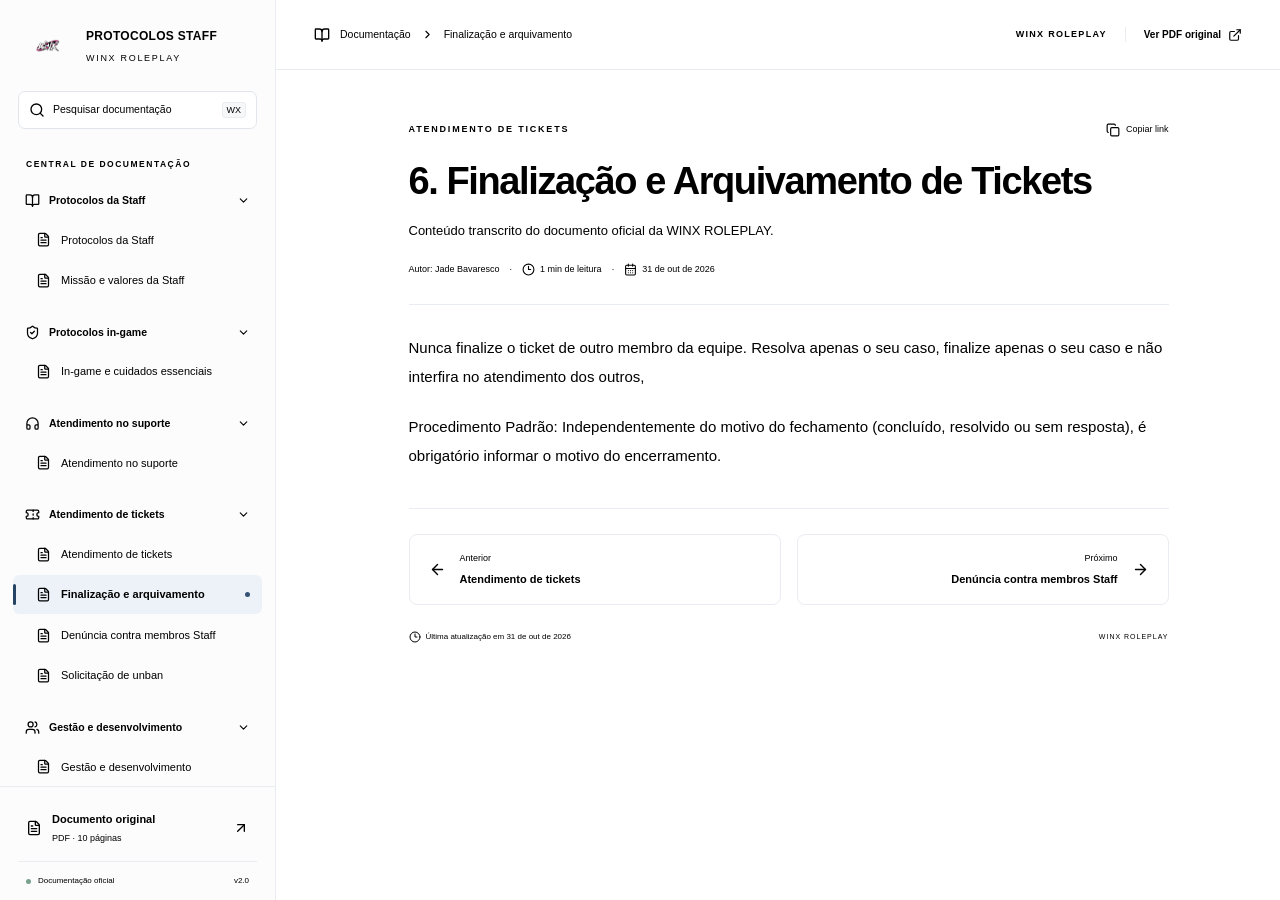
<file: finalizacao.html>
<!doctype html>
<html lang="pt-BR">
<head>
  <meta charset="utf-8">
  <meta name="viewport" content="width=device-width, initial-scale=1">
  <meta name="description" content="Guia prático de orientação para staffs de controle — WINX CITY. Autor: Jade Bavaresco.">
  <title>Finalização e arquivamento · PROTOCOLOS STAFF</title>
  <link rel="icon" href="./favicon.ico">
  <link rel="stylesheet" href="./styles.css">
  <script src="./site-pages.js" defer></script>
  <script src="./app.js" defer></script>
  <script src="./runable.js" defer data-hostname="winx-city-static" data-url="https://r.lilstts.com/events"></script>
</head>
<body>
<!-- Página exportada do portal existente. Edite as regras no bloco class="markdown". -->
<div class="portal">
<a class="skip-link" href="#main-content">Ir para o conteúdo</a>
<aside class="sidebar">
<a class="brand" href="./index.html">
<img alt="Logo oficial WINX" src="./images/winx-logo.png">
<div>
<strong>PROTOCOLOS STAFF</strong>
<small>WINX ROLEPLAY</small>
</div>
</a>
<button class="sidebar-search">
<svg xmlns="http://www.w3.org/2000/svg" width="16" height="16" viewBox="0 0 24 24" fill="none" stroke="currentColor" stroke-width="2" stroke-linecap="round" stroke-linejoin="round" class="lucide lucide-search" aria-hidden="true">
<path d="m21 21-4.34-4.34">
</path>
<circle cx="11" cy="11" r="8">
</circle>
</svg>
<span>Pesquisar documentação</span>
<kbd>WX</kbd>
</button>
<div class="sidebar-section-label">CENTRAL DE DOCUMENTAÇÃO</div>
<nav aria-label="Navegação dos protocolos">
<div class="nav-group" style="margin-left: 0px;">
<button class="nav-group-heading" aria-expanded="true">
<svg xmlns="http://www.w3.org/2000/svg" width="15" height="15" viewBox="0 0 24 24" fill="none" stroke="currentColor" stroke-width="2" stroke-linecap="round" stroke-linejoin="round" class="lucide lucide-book-open" aria-hidden="true">
<path d="M12 7v14">
</path>
<path d="M3 18a1 1 0 0 1-1-1V4a1 1 0 0 1 1-1h5a4 4 0 0 1 4 4 4 4 0 0 1 4-4h5a1 1 0 0 1 1 1v13a1 1 0 0 1-1 1h-6a3 3 0 0 0-3 3 3 3 0 0 0-3-3z">
</path>
</svg>
<span>Protocolos da Staff</span>
<svg xmlns="http://www.w3.org/2000/svg" width="13" height="13" viewBox="0 0 24 24" fill="none" stroke="currentColor" stroke-width="2" stroke-linecap="round" stroke-linejoin="round" class="lucide lucide-chevron-down" aria-hidden="true">
<path d="m6 9 6 6 6-6">
</path>
</svg>
</button>
<div class="nav-group-items">
<div>
<a href="./index.html" class="nav-item ">
<svg xmlns="http://www.w3.org/2000/svg" width="15" height="15" viewBox="0 0 24 24" fill="none" stroke="currentColor" stroke-width="2" stroke-linecap="round" stroke-linejoin="round" class="lucide lucide-file-text" aria-hidden="true">
<path d="M6 22a2 2 0 0 1-2-2V4a2 2 0 0 1 2-2h8a2.4 2.4 0 0 1 1.704.706l3.588 3.588A2.4 2.4 0 0 1 20 8v12a2 2 0 0 1-2 2z">
</path>
<path d="M14 2v5a1 1 0 0 0 1 1h5">
</path>
<path d="M10 9H8">
</path>
<path d="M16 13H8">
</path>
<path d="M16 17H8">
</path>
</svg>
<span>Protocolos da Staff</span>
</a>
</div>
<div>
<a href="./missao-e-valores.html" class="nav-item ">
<svg xmlns="http://www.w3.org/2000/svg" width="15" height="15" viewBox="0 0 24 24" fill="none" stroke="currentColor" stroke-width="2" stroke-linecap="round" stroke-linejoin="round" class="lucide lucide-file-text" aria-hidden="true">
<path d="M6 22a2 2 0 0 1-2-2V4a2 2 0 0 1 2-2h8a2.4 2.4 0 0 1 1.704.706l3.588 3.588A2.4 2.4 0 0 1 20 8v12a2 2 0 0 1-2 2z">
</path>
<path d="M14 2v5a1 1 0 0 0 1 1h5">
</path>
<path d="M10 9H8">
</path>
<path d="M16 13H8">
</path>
<path d="M16 17H8">
</path>
</svg>
<span>Missão e valores da Staff</span>
</a>
</div>
</div>
</div>
<div class="nav-group" style="margin-left: 0px;">
<button class="nav-group-heading" aria-expanded="true">
<svg xmlns="http://www.w3.org/2000/svg" width="15" height="15" viewBox="0 0 24 24" fill="none" stroke="currentColor" stroke-width="2" stroke-linecap="round" stroke-linejoin="round" class="lucide lucide-shield-check" aria-hidden="true">
<path d="M20 13c0 5-3.5 7.5-7.66 8.95a1 1 0 0 1-.67-.01C7.5 20.5 4 18 4 13V6a1 1 0 0 1 1-1c2 0 4.5-1.2 6.24-2.72a1.17 1.17 0 0 1 1.52 0C14.51 3.81 17 5 19 5a1 1 0 0 1 1 1z">
</path>
<path d="m9 12 2 2 4-4">
</path>
</svg>
<span>Protocolos in-game</span>
<svg xmlns="http://www.w3.org/2000/svg" width="13" height="13" viewBox="0 0 24 24" fill="none" stroke="currentColor" stroke-width="2" stroke-linecap="round" stroke-linejoin="round" class="lucide lucide-chevron-down" aria-hidden="true">
<path d="m6 9 6 6 6-6">
</path>
</svg>
</button>
<div class="nav-group-items">
<div>
<a href="./in-game.html" class="nav-item ">
<svg xmlns="http://www.w3.org/2000/svg" width="15" height="15" viewBox="0 0 24 24" fill="none" stroke="currentColor" stroke-width="2" stroke-linecap="round" stroke-linejoin="round" class="lucide lucide-file-text" aria-hidden="true">
<path d="M6 22a2 2 0 0 1-2-2V4a2 2 0 0 1 2-2h8a2.4 2.4 0 0 1 1.704.706l3.588 3.588A2.4 2.4 0 0 1 20 8v12a2 2 0 0 1-2 2z">
</path>
<path d="M14 2v5a1 1 0 0 0 1 1h5">
</path>
<path d="M10 9H8">
</path>
<path d="M16 13H8">
</path>
<path d="M16 17H8">
</path>
</svg>
<span>In-game e cuidados essenciais</span>
</a>
</div>
</div>
</div>
<div class="nav-group" style="margin-left: 0px;">
<button class="nav-group-heading" aria-expanded="true">
<svg xmlns="http://www.w3.org/2000/svg" width="15" height="15" viewBox="0 0 24 24" fill="none" stroke="currentColor" stroke-width="2" stroke-linecap="round" stroke-linejoin="round" class="lucide lucide-headphones" aria-hidden="true">
<path d="M3 14h3a2 2 0 0 1 2 2v3a2 2 0 0 1-2 2H5a2 2 0 0 1-2-2v-7a9 9 0 0 1 18 0v7a2 2 0 0 1-2 2h-1a2 2 0 0 1-2-2v-3a2 2 0 0 1 2-2h3">
</path>
</svg>
<span>Atendimento no suporte</span>
<svg xmlns="http://www.w3.org/2000/svg" width="13" height="13" viewBox="0 0 24 24" fill="none" stroke="currentColor" stroke-width="2" stroke-linecap="round" stroke-linejoin="round" class="lucide lucide-chevron-down" aria-hidden="true">
<path d="m6 9 6 6 6-6">
</path>
</svg>
</button>
<div class="nav-group-items">
<div>
<a href="./suporte.html" class="nav-item ">
<svg xmlns="http://www.w3.org/2000/svg" width="15" height="15" viewBox="0 0 24 24" fill="none" stroke="currentColor" stroke-width="2" stroke-linecap="round" stroke-linejoin="round" class="lucide lucide-file-text" aria-hidden="true">
<path d="M6 22a2 2 0 0 1-2-2V4a2 2 0 0 1 2-2h8a2.4 2.4 0 0 1 1.704.706l3.588 3.588A2.4 2.4 0 0 1 20 8v12a2 2 0 0 1-2 2z">
</path>
<path d="M14 2v5a1 1 0 0 0 1 1h5">
</path>
<path d="M10 9H8">
</path>
<path d="M16 13H8">
</path>
<path d="M16 17H8">
</path>
</svg>
<span>Atendimento no suporte</span>
</a>
</div>
</div>
</div>
<div class="nav-group" style="margin-left: 0px;">
<button class="nav-group-heading" aria-expanded="true">
<svg xmlns="http://www.w3.org/2000/svg" width="15" height="15" viewBox="0 0 24 24" fill="none" stroke="currentColor" stroke-width="2" stroke-linecap="round" stroke-linejoin="round" class="lucide lucide-ticket" aria-hidden="true">
<path d="M2 9a3 3 0 0 1 0 6v2a2 2 0 0 0 2 2h16a2 2 0 0 0 2-2v-2a3 3 0 0 1 0-6V7a2 2 0 0 0-2-2H4a2 2 0 0 0-2 2Z">
</path>
<path d="M13 5v2">
</path>
<path d="M13 17v2">
</path>
<path d="M13 11v2">
</path>
</svg>
<span>Atendimento de tickets</span>
<svg xmlns="http://www.w3.org/2000/svg" width="13" height="13" viewBox="0 0 24 24" fill="none" stroke="currentColor" stroke-width="2" stroke-linecap="round" stroke-linejoin="round" class="lucide lucide-chevron-down" aria-hidden="true">
<path d="m6 9 6 6 6-6">
</path>
</svg>
</button>
<div class="nav-group-items">
<div>
<a href="./tickets.html" class="nav-item ">
<svg xmlns="http://www.w3.org/2000/svg" width="15" height="15" viewBox="0 0 24 24" fill="none" stroke="currentColor" stroke-width="2" stroke-linecap="round" stroke-linejoin="round" class="lucide lucide-file-text" aria-hidden="true">
<path d="M6 22a2 2 0 0 1-2-2V4a2 2 0 0 1 2-2h8a2.4 2.4 0 0 1 1.704.706l3.588 3.588A2.4 2.4 0 0 1 20 8v12a2 2 0 0 1-2 2z">
</path>
<path d="M14 2v5a1 1 0 0 0 1 1h5">
</path>
<path d="M10 9H8">
</path>
<path d="M16 13H8">
</path>
<path d="M16 17H8">
</path>
</svg>
<span>Atendimento de tickets</span>
</a>
</div>
<div>
<a href="./finalizacao.html" class="nav-item active" aria-current="page">
<svg xmlns="http://www.w3.org/2000/svg" width="15" height="15" viewBox="0 0 24 24" fill="none" stroke="currentColor" stroke-width="2" stroke-linecap="round" stroke-linejoin="round" class="lucide lucide-file-text" aria-hidden="true">
<path d="M6 22a2 2 0 0 1-2-2V4a2 2 0 0 1 2-2h8a2.4 2.4 0 0 1 1.704.706l3.588 3.588A2.4 2.4 0 0 1 20 8v12a2 2 0 0 1-2 2z">
</path>
<path d="M14 2v5a1 1 0 0 0 1 1h5">
</path>
<path d="M10 9H8">
</path>
<path d="M16 13H8">
</path>
<path d="M16 17H8">
</path>
</svg>
<span>Finalização e arquivamento</span>
<span class="active-dot">
</span>
</a>
</div>
<div>
<a href="./denuncia-staff.html" class="nav-item ">
<svg xmlns="http://www.w3.org/2000/svg" width="15" height="15" viewBox="0 0 24 24" fill="none" stroke="currentColor" stroke-width="2" stroke-linecap="round" stroke-linejoin="round" class="lucide lucide-file-text" aria-hidden="true">
<path d="M6 22a2 2 0 0 1-2-2V4a2 2 0 0 1 2-2h8a2.4 2.4 0 0 1 1.704.706l3.588 3.588A2.4 2.4 0 0 1 20 8v12a2 2 0 0 1-2 2z">
</path>
<path d="M14 2v5a1 1 0 0 0 1 1h5">
</path>
<path d="M10 9H8">
</path>
<path d="M16 13H8">
</path>
<path d="M16 17H8">
</path>
</svg>
<span>Denúncia contra membros Staff</span>
</a>
</div>
<div>
<a href="./unban.html" class="nav-item ">
<svg xmlns="http://www.w3.org/2000/svg" width="15" height="15" viewBox="0 0 24 24" fill="none" stroke="currentColor" stroke-width="2" stroke-linecap="round" stroke-linejoin="round" class="lucide lucide-file-text" aria-hidden="true">
<path d="M6 22a2 2 0 0 1-2-2V4a2 2 0 0 1 2-2h8a2.4 2.4 0 0 1 1.704.706l3.588 3.588A2.4 2.4 0 0 1 20 8v12a2 2 0 0 1-2 2z">
</path>
<path d="M14 2v5a1 1 0 0 0 1 1h5">
</path>
<path d="M10 9H8">
</path>
<path d="M16 13H8">
</path>
<path d="M16 17H8">
</path>
</svg>
<span>Solicitação de unban</span>
</a>
</div>
</div>
</div>
<div class="nav-group" style="margin-left: 0px;">
<button class="nav-group-heading" aria-expanded="true">
<svg xmlns="http://www.w3.org/2000/svg" width="15" height="15" viewBox="0 0 24 24" fill="none" stroke="currentColor" stroke-width="2" stroke-linecap="round" stroke-linejoin="round" class="lucide lucide-users" aria-hidden="true">
<path d="M16 21v-2a4 4 0 0 0-4-4H6a4 4 0 0 0-4 4v2">
</path>
<path d="M16 3.128a4 4 0 0 1 0 7.744">
</path>
<path d="M22 21v-2a4 4 0 0 0-3-3.87">
</path>
<circle cx="9" cy="7" r="4">
</circle>
</svg>
<span>Gestão e desenvolvimento</span>
<svg xmlns="http://www.w3.org/2000/svg" width="13" height="13" viewBox="0 0 24 24" fill="none" stroke="currentColor" stroke-width="2" stroke-linecap="round" stroke-linejoin="round" class="lucide lucide-chevron-down" aria-hidden="true">
<path d="m6 9 6 6 6-6">
</path>
</svg>
</button>
<div class="nav-group-items">
<div>
<a href="./gestao.html" class="nav-item ">
<svg xmlns="http://www.w3.org/2000/svg" width="15" height="15" viewBox="0 0 24 24" fill="none" stroke="currentColor" stroke-width="2" stroke-linecap="round" stroke-linejoin="round" class="lucide lucide-file-text" aria-hidden="true">
<path d="M6 22a2 2 0 0 1-2-2V4a2 2 0 0 1 2-2h8a2.4 2.4 0 0 1 1.704.706l3.588 3.588A2.4 2.4 0 0 1 20 8v12a2 2 0 0 1-2 2z">
</path>
<path d="M14 2v5a1 1 0 0 0 1 1h5">
</path>
<path d="M10 9H8">
</path>
<path d="M16 13H8">
</path>
<path d="M16 17H8">
</path>
</svg>
<span>Gestão e desenvolvimento</span>
</a>
</div>
</div>
</div>
</nav>
<div class="sidebar-bottom">
<button class="original-link">
<svg xmlns="http://www.w3.org/2000/svg" width="16" height="16" viewBox="0 0 24 24" fill="none" stroke="currentColor" stroke-width="2" stroke-linecap="round" stroke-linejoin="round" class="lucide lucide-file-text" aria-hidden="true">
<path d="M6 22a2 2 0 0 1-2-2V4a2 2 0 0 1 2-2h8a2.4 2.4 0 0 1 1.704.706l3.588 3.588A2.4 2.4 0 0 1 20 8v12a2 2 0 0 1-2 2z">
</path>
<path d="M14 2v5a1 1 0 0 0 1 1h5">
</path>
<path d="M10 9H8">
</path>
<path d="M16 13H8">
</path>
<path d="M16 17H8">
</path>
</svg>
<span>Documento original<small>PDF · 10 páginas</small>
</span>
<svg xmlns="http://www.w3.org/2000/svg" width="16" height="16" viewBox="0 0 24 24" fill="none" stroke="currentColor" stroke-width="2" stroke-linecap="round" stroke-linejoin="round" class="lucide lucide-arrow-up-right" aria-hidden="true">
<path d="M7 7h10v10">
</path>
<path d="M7 17 17 7">
</path>
</svg>
</button>
<div class="sidebar-edition">
<span class="status-dot">
</span>Documentação oficial<span>v2.0</span>
</div>
</div>
</aside>
<div class="workspace">
<header class="topbar">
<div class="breadcrumb">
<button class="icon-button mobile-menu" aria-label="Abrir menu">
<svg xmlns="http://www.w3.org/2000/svg" width="21" height="21" viewBox="0 0 24 24" fill="none" stroke="currentColor" stroke-width="2" stroke-linecap="round" stroke-linejoin="round" class="lucide lucide-menu" aria-hidden="true">
<path d="M4 5h16">
</path>
<path d="M4 12h16">
</path>
<path d="M4 19h16">
</path>
</svg>
</button>
<img class="mobile-brand" alt="Logo WINX" src="./images/winx-logo.png">
<svg xmlns="http://www.w3.org/2000/svg" width="16" height="16" viewBox="0 0 24 24" fill="none" stroke="currentColor" stroke-width="2" stroke-linecap="round" stroke-linejoin="round" class="lucide lucide-book-open" aria-hidden="true">
<path d="M12 7v14">
</path>
<path d="M3 18a1 1 0 0 1-1-1V4a1 1 0 0 1 1-1h5a4 4 0 0 1 4 4 4 4 0 0 1 4-4h5a1 1 0 0 1 1 1v13a1 1 0 0 1-1 1h-6a3 3 0 0 0-3 3 3 3 0 0 0-3-3z">
</path>
</svg>
<span>Documentação</span>
<svg xmlns="http://www.w3.org/2000/svg" width="13" height="13" viewBox="0 0 24 24" fill="none" stroke="currentColor" stroke-width="2" stroke-linecap="round" stroke-linejoin="round" class="lucide lucide-chevron-right" aria-hidden="true">
<path d="m9 18 6-6-6-6">
</path>
</svg>
<strong>Finalização e arquivamento</strong>
</div>
<div class="topbar-actions">
<span class="topbar-city">WINX ROLEPLAY</span>
<span class="topbar-divider">
</span>
<button class="text-button">
<span>Ver PDF original</span>
<svg xmlns="http://www.w3.org/2000/svg" width="14" height="14" viewBox="0 0 24 24" fill="none" stroke="currentColor" stroke-width="2" stroke-linecap="round" stroke-linejoin="round" class="lucide lucide-external-link" aria-hidden="true">
<path d="M15 3h6v6">
</path>
<path d="M10 14 21 3">
</path>
<path d="M18 13v6a2 2 0 0 1-2 2H5a2 2 0 0 1-2-2V8a2 2 0 0 1 2-2h6">
</path>
</svg>
</button>
<button class="icon-button mobile-search" aria-label="Pesquisar">
<svg xmlns="http://www.w3.org/2000/svg" width="19" height="19" viewBox="0 0 24 24" fill="none" stroke="currentColor" stroke-width="2" stroke-linecap="round" stroke-linejoin="round" class="lucide lucide-search" aria-hidden="true">
<path d="m21 21-4.34-4.34">
</path>
<circle cx="11" cy="11" r="8">
</circle>
</svg>
</button>
</div>
</header>
<div class="reading-layout">
<main class="article-column" id="main-content">
<article class="document-article">
<div class="article-eyebrow">
<span class="eyebrow">ATENDIMENTO DE TICKETS</span>
<button class="copy-page">
<svg xmlns="http://www.w3.org/2000/svg" width="14" height="14" viewBox="0 0 24 24" fill="none" stroke="currentColor" stroke-width="2" stroke-linecap="round" stroke-linejoin="round" class="lucide lucide-copy" aria-hidden="true">
<rect width="14" height="14" x="8" y="8" rx="2" ry="2">
</rect>
<path d="M4 16c-1.1 0-2-.9-2-2V4c0-1.1.9-2 2-2h10c1.1 0 2 .9 2 2">
</path>
</svg>
<span>Copiar link</span>
</button>
</div>
<h1 id="visao-geral">6. Finalização e Arquivamento de Tickets</h1>
<p class="article-subtitle">Conteúdo transcrito do documento oficial da WINX ROLEPLAY.</p>
<div class="document-meta">
<span>Autor: Jade Bavaresco</span>
<span class="meta-dot">·</span>
<span>
<svg xmlns="http://www.w3.org/2000/svg" width="13" height="13" viewBox="0 0 24 24" fill="none" stroke="currentColor" stroke-width="2" stroke-linecap="round" stroke-linejoin="round" class="lucide lucide-clock3 lucide-clock-3" aria-hidden="true">
<circle cx="12" cy="12" r="10">
</circle>
<path d="M12 6v6h4">
</path>
</svg>1 min de leitura</span>
<span class="meta-dot">·</span>
<span>
<svg xmlns="http://www.w3.org/2000/svg" width="13" height="13" viewBox="0 0 24 24" fill="none" stroke="currentColor" stroke-width="2" stroke-linecap="round" stroke-linejoin="round" class="lucide lucide-calendar-days" aria-hidden="true">
<path d="M8 2v4">
</path>
<path d="M16 2v4">
</path>
<rect width="18" height="18" x="3" y="4" rx="2">
</rect>
<path d="M3 10h18">
</path>
<path d="M8 14h.01">
</path>
<path d="M12 14h.01">
</path>
<path d="M16 14h.01">
</path>
<path d="M8 18h.01">
</path>
<path d="M12 18h.01">
</path>
<path d="M16 18h.01">
</path>
</svg>31 de out de 2026</span>
</div>
<div class="article-rule">
</div>
<button class="mobile-toc-button">
<svg xmlns="http://www.w3.org/2000/svg" width="16" height="16" viewBox="0 0 24 24" fill="none" stroke="currentColor" stroke-width="2" stroke-linecap="round" stroke-linejoin="round" class="lucide lucide-list" aria-hidden="true">
<path d="M3 5h.01">
</path>
<path d="M3 12h.01">
</path>
<path d="M3 19h.01">
</path>
<path d="M8 5h13">
</path>
<path d="M8 12h13">
</path>
<path d="M8 19h13">
</path>
</svg>Nesta página<svg xmlns="http://www.w3.org/2000/svg" width="14" height="14" viewBox="0 0 24 24" fill="none" stroke="currentColor" stroke-width="2" stroke-linecap="round" stroke-linejoin="round" class="lucide lucide-chevron-down" aria-hidden="true">
<path d="m6 9 6 6 6-6">
</path>
</svg>
</button>
<div class="markdown ">
<p>Nunca finalize o ticket de outro membro da equipe. Resolva apenas o seu caso, finalize apenas o seu caso e não interfira no atendimento dos outros,</p>
<p>Procedimento Padrão: Independentemente do motivo do fechamento (concluído, resolvido ou sem resposta), é obrigatório informar o motivo do encerramento.</p>
</div>
<div class="page-navigation">
<a class="previous-page" href="./tickets.html">
<svg xmlns="http://www.w3.org/2000/svg" width="17" height="17" viewBox="0 0 24 24" fill="none" stroke="currentColor" stroke-width="2" stroke-linecap="round" stroke-linejoin="round" class="lucide lucide-arrow-left" aria-hidden="true">
<path d="m12 19-7-7 7-7">
</path>
<path d="M19 12H5">
</path>
</svg>
<div>
<small>Anterior</small>
<strong>Atendimento de tickets</strong>
</div>
</a>
<a class="next-page" href="./denuncia-staff.html">
<div>
<small>Próximo</small>
<strong>Denúncia contra membros Staff</strong>
</div>
<svg xmlns="http://www.w3.org/2000/svg" width="17" height="17" viewBox="0 0 24 24" fill="none" stroke="currentColor" stroke-width="2" stroke-linecap="round" stroke-linejoin="round" class="lucide lucide-arrow-right" aria-hidden="true">
<path d="M5 12h14">
</path>
<path d="m12 5 7 7-7 7">
</path>
</svg>
</a>
</div>
<footer class="article-footer">
<span>
<svg xmlns="http://www.w3.org/2000/svg" width="12" height="12" viewBox="0 0 24 24" fill="none" stroke="currentColor" stroke-width="2" stroke-linecap="round" stroke-linejoin="round" class="lucide lucide-clock3 lucide-clock-3" aria-hidden="true">
<circle cx="12" cy="12" r="10">
</circle>
<path d="M12 6v6h4">
</path>
</svg>Última atualização em 31 de out de 2026</span>
<span>WINX ROLEPLAY</span>
</footer>
<noscript>
<p class="static-pdf-fallback">
<a href="./documents/protocolos-original.pdf">Abrir PDF oficial</a>
</p>
</noscript>
</article>
</main>
</div>
</div>
</div>
</body>
</html>
</file>
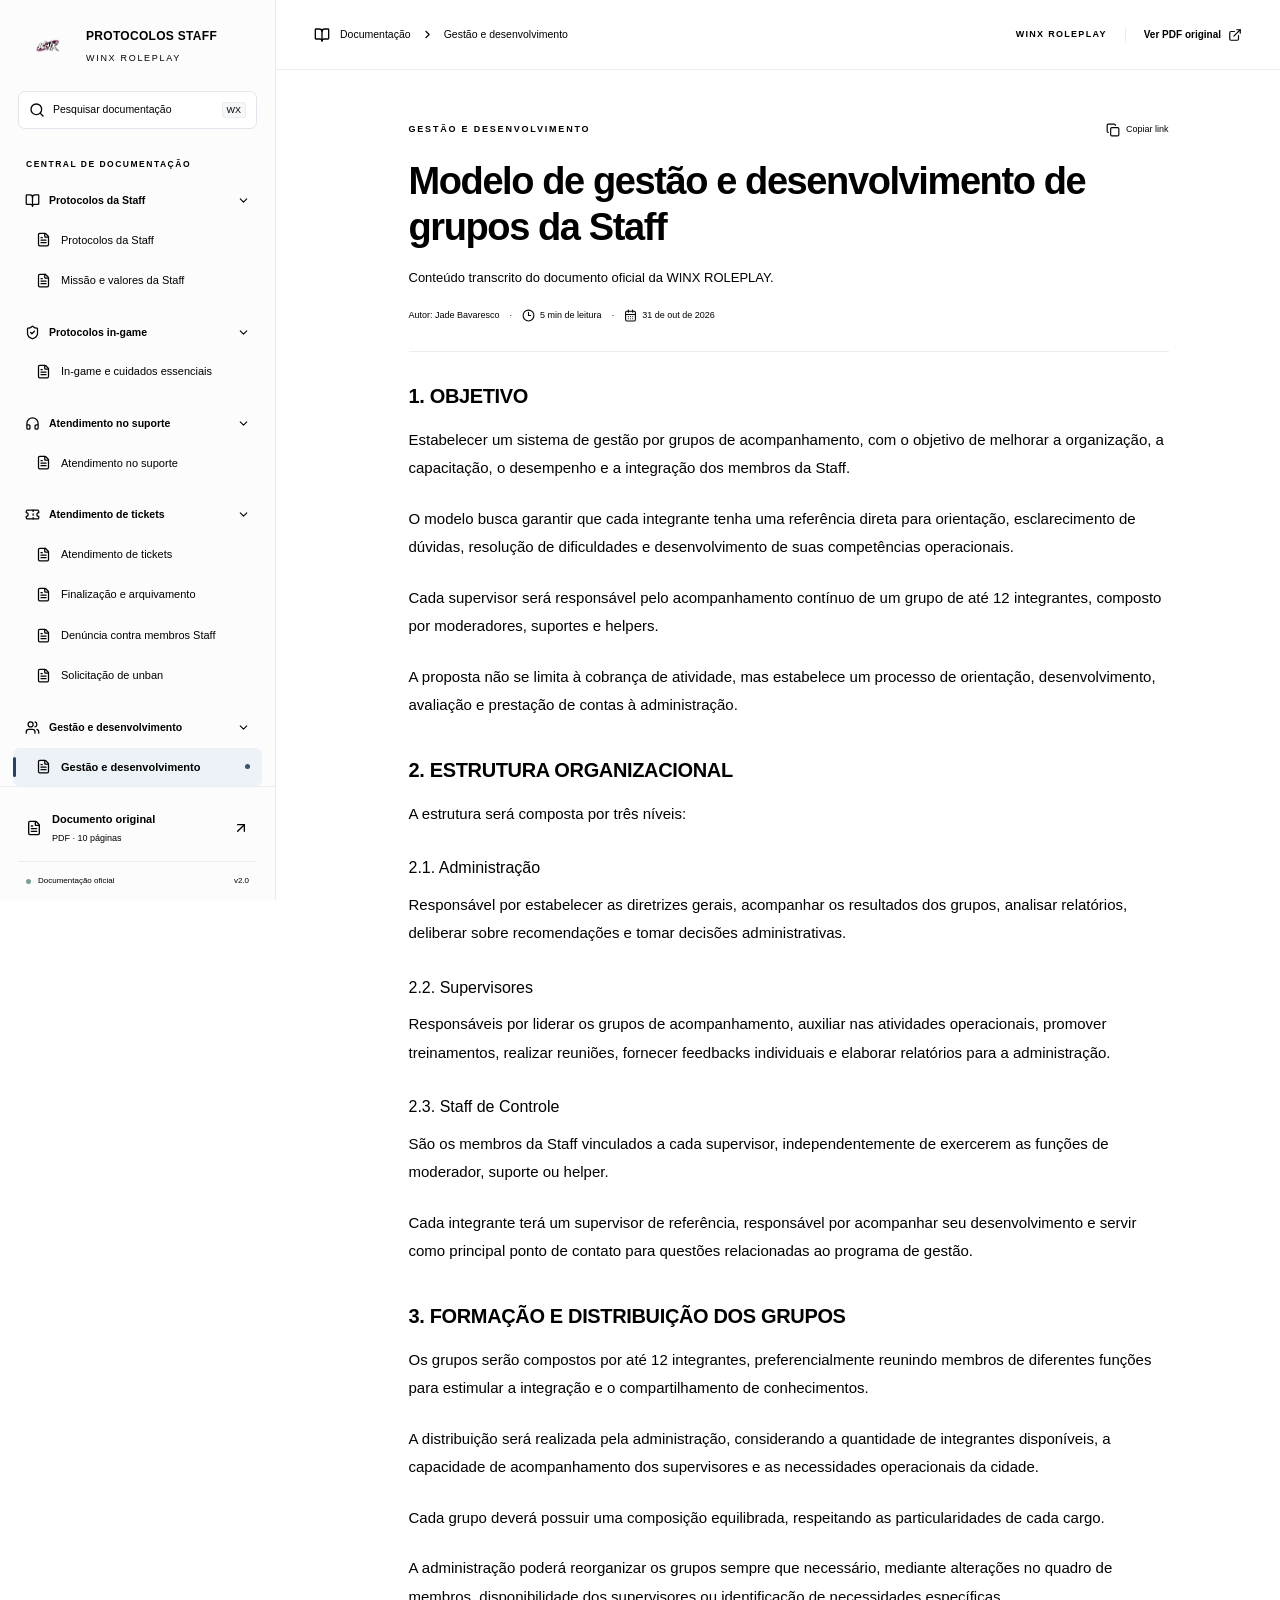
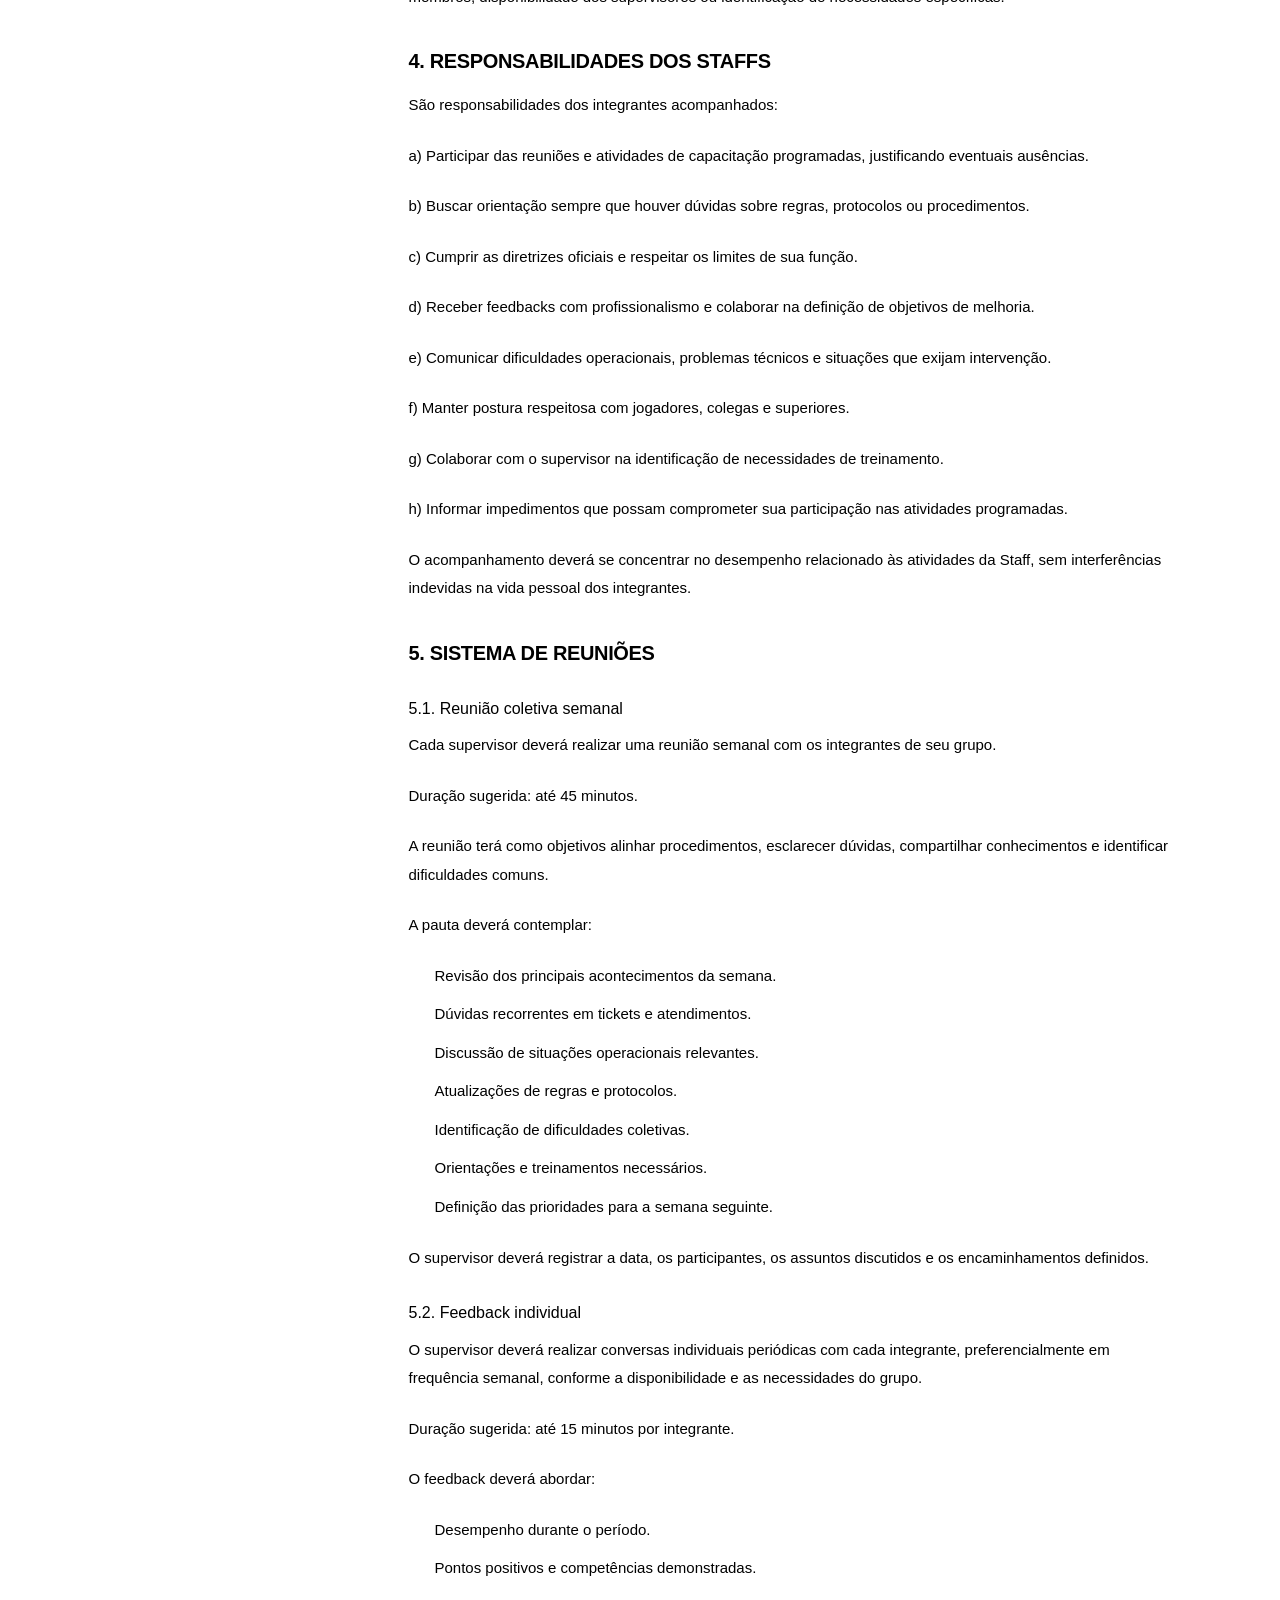
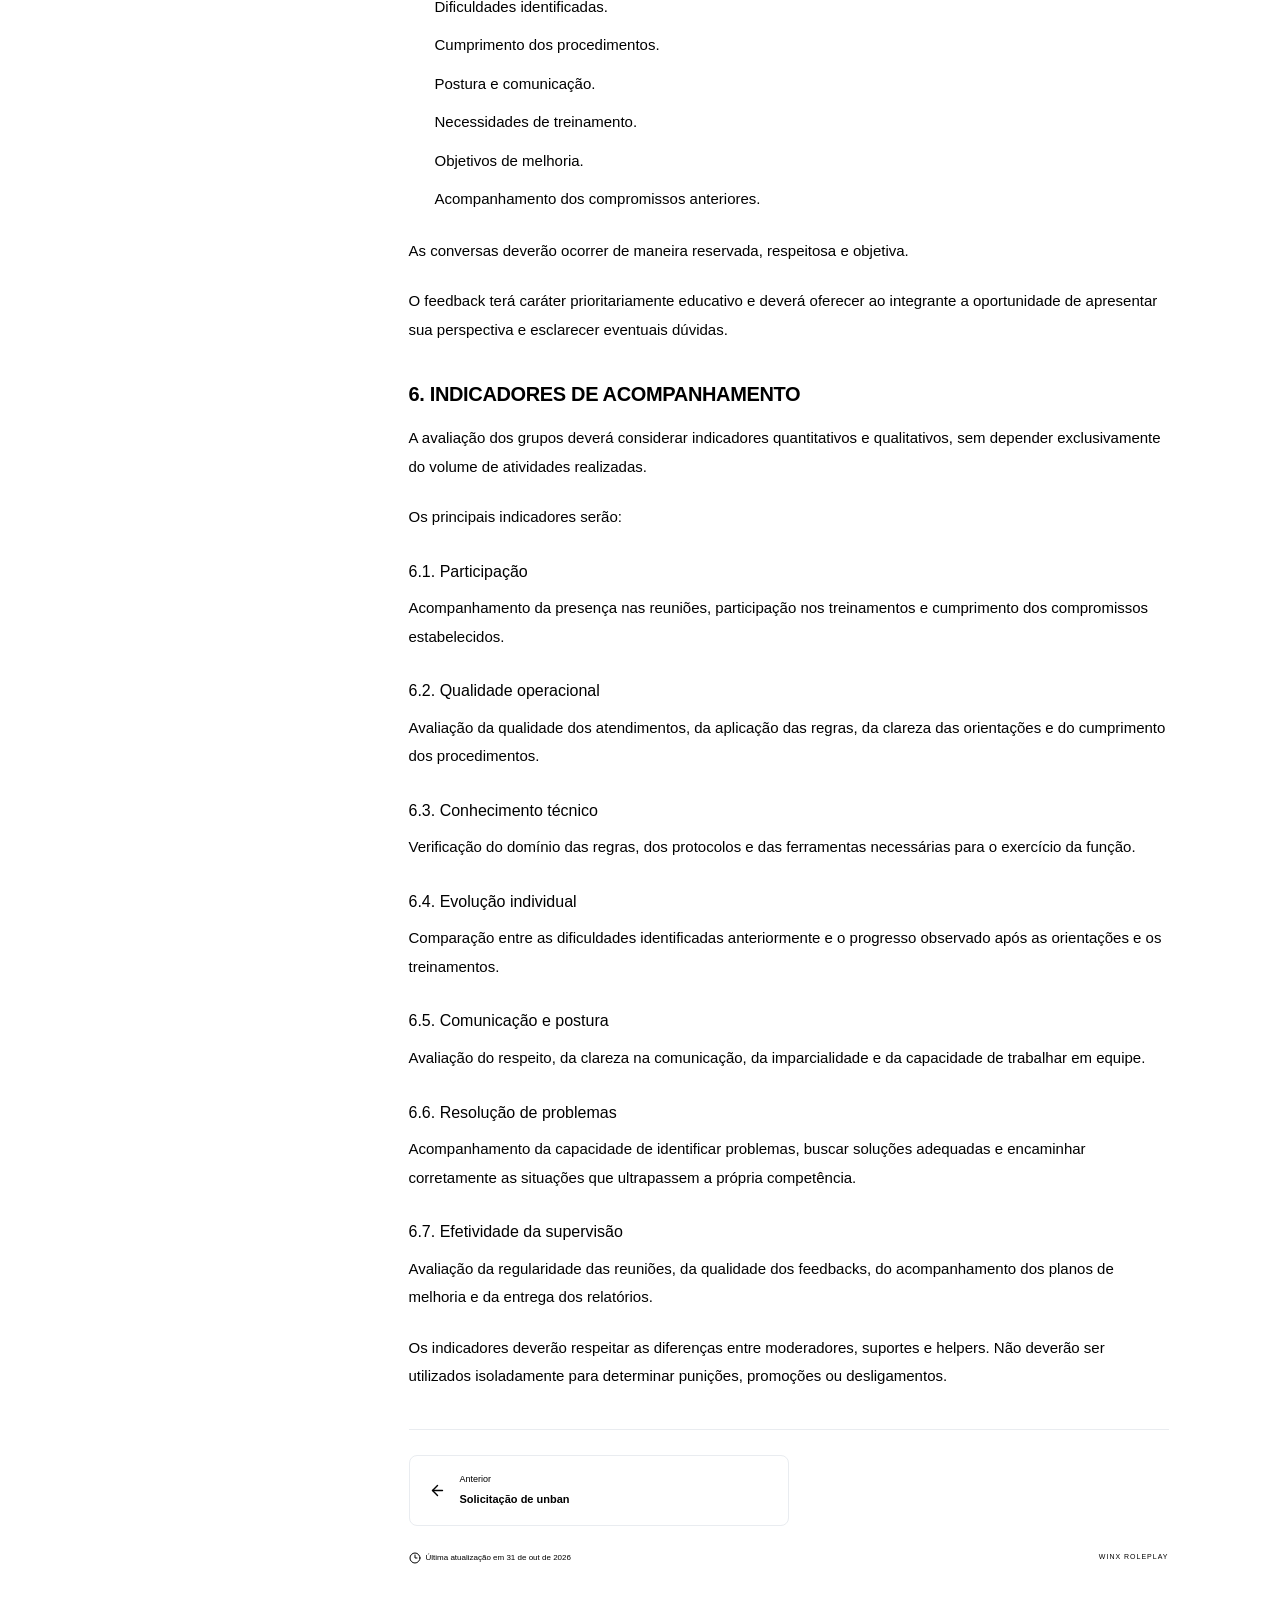
<file: gestao.html>
<!doctype html>
<html lang="pt-BR">
<head>
  <meta charset="utf-8">
  <meta name="viewport" content="width=device-width, initial-scale=1">
  <meta name="description" content="Guia prático de orientação para staffs de controle — WINX CITY. Autor: Jade Bavaresco.">
  <title>Gestão e desenvolvimento · PROTOCOLOS STAFF</title>
  <link rel="icon" href="./favicon.ico">
  <link rel="stylesheet" href="./styles.css">
  <script src="./site-pages.js" defer></script>
  <script src="./app.js" defer></script>
  <script src="./runable.js" defer data-hostname="winx-city-static" data-url="https://r.lilstts.com/events"></script>
</head>
<body>
<!-- Página exportada do portal existente. Edite as regras no bloco class="markdown". -->
<div class="portal">
<a class="skip-link" href="#main-content">Ir para o conteúdo</a>
<aside class="sidebar">
<a class="brand" href="./index.html">
<img alt="Logo oficial WINX" src="./images/winx-logo.png">
<div>
<strong>PROTOCOLOS STAFF</strong>
<small>WINX ROLEPLAY</small>
</div>
</a>
<button class="sidebar-search">
<svg xmlns="http://www.w3.org/2000/svg" width="16" height="16" viewBox="0 0 24 24" fill="none" stroke="currentColor" stroke-width="2" stroke-linecap="round" stroke-linejoin="round" class="lucide lucide-search" aria-hidden="true">
<path d="m21 21-4.34-4.34">
</path>
<circle cx="11" cy="11" r="8">
</circle>
</svg>
<span>Pesquisar documentação</span>
<kbd>WX</kbd>
</button>
<div class="sidebar-section-label">CENTRAL DE DOCUMENTAÇÃO</div>
<nav aria-label="Navegação dos protocolos">
<div class="nav-group" style="margin-left: 0px;">
<button class="nav-group-heading" aria-expanded="true">
<svg xmlns="http://www.w3.org/2000/svg" width="15" height="15" viewBox="0 0 24 24" fill="none" stroke="currentColor" stroke-width="2" stroke-linecap="round" stroke-linejoin="round" class="lucide lucide-book-open" aria-hidden="true">
<path d="M12 7v14">
</path>
<path d="M3 18a1 1 0 0 1-1-1V4a1 1 0 0 1 1-1h5a4 4 0 0 1 4 4 4 4 0 0 1 4-4h5a1 1 0 0 1 1 1v13a1 1 0 0 1-1 1h-6a3 3 0 0 0-3 3 3 3 0 0 0-3-3z">
</path>
</svg>
<span>Protocolos da Staff</span>
<svg xmlns="http://www.w3.org/2000/svg" width="13" height="13" viewBox="0 0 24 24" fill="none" stroke="currentColor" stroke-width="2" stroke-linecap="round" stroke-linejoin="round" class="lucide lucide-chevron-down" aria-hidden="true">
<path d="m6 9 6 6 6-6">
</path>
</svg>
</button>
<div class="nav-group-items">
<div>
<a href="./index.html" class="nav-item ">
<svg xmlns="http://www.w3.org/2000/svg" width="15" height="15" viewBox="0 0 24 24" fill="none" stroke="currentColor" stroke-width="2" stroke-linecap="round" stroke-linejoin="round" class="lucide lucide-file-text" aria-hidden="true">
<path d="M6 22a2 2 0 0 1-2-2V4a2 2 0 0 1 2-2h8a2.4 2.4 0 0 1 1.704.706l3.588 3.588A2.4 2.4 0 0 1 20 8v12a2 2 0 0 1-2 2z">
</path>
<path d="M14 2v5a1 1 0 0 0 1 1h5">
</path>
<path d="M10 9H8">
</path>
<path d="M16 13H8">
</path>
<path d="M16 17H8">
</path>
</svg>
<span>Protocolos da Staff</span>
</a>
</div>
<div>
<a href="./missao-e-valores.html" class="nav-item ">
<svg xmlns="http://www.w3.org/2000/svg" width="15" height="15" viewBox="0 0 24 24" fill="none" stroke="currentColor" stroke-width="2" stroke-linecap="round" stroke-linejoin="round" class="lucide lucide-file-text" aria-hidden="true">
<path d="M6 22a2 2 0 0 1-2-2V4a2 2 0 0 1 2-2h8a2.4 2.4 0 0 1 1.704.706l3.588 3.588A2.4 2.4 0 0 1 20 8v12a2 2 0 0 1-2 2z">
</path>
<path d="M14 2v5a1 1 0 0 0 1 1h5">
</path>
<path d="M10 9H8">
</path>
<path d="M16 13H8">
</path>
<path d="M16 17H8">
</path>
</svg>
<span>Missão e valores da Staff</span>
</a>
</div>
</div>
</div>
<div class="nav-group" style="margin-left: 0px;">
<button class="nav-group-heading" aria-expanded="true">
<svg xmlns="http://www.w3.org/2000/svg" width="15" height="15" viewBox="0 0 24 24" fill="none" stroke="currentColor" stroke-width="2" stroke-linecap="round" stroke-linejoin="round" class="lucide lucide-shield-check" aria-hidden="true">
<path d="M20 13c0 5-3.5 7.5-7.66 8.95a1 1 0 0 1-.67-.01C7.5 20.5 4 18 4 13V6a1 1 0 0 1 1-1c2 0 4.5-1.2 6.24-2.72a1.17 1.17 0 0 1 1.52 0C14.51 3.81 17 5 19 5a1 1 0 0 1 1 1z">
</path>
<path d="m9 12 2 2 4-4">
</path>
</svg>
<span>Protocolos in-game</span>
<svg xmlns="http://www.w3.org/2000/svg" width="13" height="13" viewBox="0 0 24 24" fill="none" stroke="currentColor" stroke-width="2" stroke-linecap="round" stroke-linejoin="round" class="lucide lucide-chevron-down" aria-hidden="true">
<path d="m6 9 6 6 6-6">
</path>
</svg>
</button>
<div class="nav-group-items">
<div>
<a href="./in-game.html" class="nav-item ">
<svg xmlns="http://www.w3.org/2000/svg" width="15" height="15" viewBox="0 0 24 24" fill="none" stroke="currentColor" stroke-width="2" stroke-linecap="round" stroke-linejoin="round" class="lucide lucide-file-text" aria-hidden="true">
<path d="M6 22a2 2 0 0 1-2-2V4a2 2 0 0 1 2-2h8a2.4 2.4 0 0 1 1.704.706l3.588 3.588A2.4 2.4 0 0 1 20 8v12a2 2 0 0 1-2 2z">
</path>
<path d="M14 2v5a1 1 0 0 0 1 1h5">
</path>
<path d="M10 9H8">
</path>
<path d="M16 13H8">
</path>
<path d="M16 17H8">
</path>
</svg>
<span>In-game e cuidados essenciais</span>
</a>
</div>
</div>
</div>
<div class="nav-group" style="margin-left: 0px;">
<button class="nav-group-heading" aria-expanded="true">
<svg xmlns="http://www.w3.org/2000/svg" width="15" height="15" viewBox="0 0 24 24" fill="none" stroke="currentColor" stroke-width="2" stroke-linecap="round" stroke-linejoin="round" class="lucide lucide-headphones" aria-hidden="true">
<path d="M3 14h3a2 2 0 0 1 2 2v3a2 2 0 0 1-2 2H5a2 2 0 0 1-2-2v-7a9 9 0 0 1 18 0v7a2 2 0 0 1-2 2h-1a2 2 0 0 1-2-2v-3a2 2 0 0 1 2-2h3">
</path>
</svg>
<span>Atendimento no suporte</span>
<svg xmlns="http://www.w3.org/2000/svg" width="13" height="13" viewBox="0 0 24 24" fill="none" stroke="currentColor" stroke-width="2" stroke-linecap="round" stroke-linejoin="round" class="lucide lucide-chevron-down" aria-hidden="true">
<path d="m6 9 6 6 6-6">
</path>
</svg>
</button>
<div class="nav-group-items">
<div>
<a href="./suporte.html" class="nav-item ">
<svg xmlns="http://www.w3.org/2000/svg" width="15" height="15" viewBox="0 0 24 24" fill="none" stroke="currentColor" stroke-width="2" stroke-linecap="round" stroke-linejoin="round" class="lucide lucide-file-text" aria-hidden="true">
<path d="M6 22a2 2 0 0 1-2-2V4a2 2 0 0 1 2-2h8a2.4 2.4 0 0 1 1.704.706l3.588 3.588A2.4 2.4 0 0 1 20 8v12a2 2 0 0 1-2 2z">
</path>
<path d="M14 2v5a1 1 0 0 0 1 1h5">
</path>
<path d="M10 9H8">
</path>
<path d="M16 13H8">
</path>
<path d="M16 17H8">
</path>
</svg>
<span>Atendimento no suporte</span>
</a>
</div>
</div>
</div>
<div class="nav-group" style="margin-left: 0px;">
<button class="nav-group-heading" aria-expanded="true">
<svg xmlns="http://www.w3.org/2000/svg" width="15" height="15" viewBox="0 0 24 24" fill="none" stroke="currentColor" stroke-width="2" stroke-linecap="round" stroke-linejoin="round" class="lucide lucide-ticket" aria-hidden="true">
<path d="M2 9a3 3 0 0 1 0 6v2a2 2 0 0 0 2 2h16a2 2 0 0 0 2-2v-2a3 3 0 0 1 0-6V7a2 2 0 0 0-2-2H4a2 2 0 0 0-2 2Z">
</path>
<path d="M13 5v2">
</path>
<path d="M13 17v2">
</path>
<path d="M13 11v2">
</path>
</svg>
<span>Atendimento de tickets</span>
<svg xmlns="http://www.w3.org/2000/svg" width="13" height="13" viewBox="0 0 24 24" fill="none" stroke="currentColor" stroke-width="2" stroke-linecap="round" stroke-linejoin="round" class="lucide lucide-chevron-down" aria-hidden="true">
<path d="m6 9 6 6 6-6">
</path>
</svg>
</button>
<div class="nav-group-items">
<div>
<a href="./tickets.html" class="nav-item ">
<svg xmlns="http://www.w3.org/2000/svg" width="15" height="15" viewBox="0 0 24 24" fill="none" stroke="currentColor" stroke-width="2" stroke-linecap="round" stroke-linejoin="round" class="lucide lucide-file-text" aria-hidden="true">
<path d="M6 22a2 2 0 0 1-2-2V4a2 2 0 0 1 2-2h8a2.4 2.4 0 0 1 1.704.706l3.588 3.588A2.4 2.4 0 0 1 20 8v12a2 2 0 0 1-2 2z">
</path>
<path d="M14 2v5a1 1 0 0 0 1 1h5">
</path>
<path d="M10 9H8">
</path>
<path d="M16 13H8">
</path>
<path d="M16 17H8">
</path>
</svg>
<span>Atendimento de tickets</span>
</a>
</div>
<div>
<a href="./finalizacao.html" class="nav-item ">
<svg xmlns="http://www.w3.org/2000/svg" width="15" height="15" viewBox="0 0 24 24" fill="none" stroke="currentColor" stroke-width="2" stroke-linecap="round" stroke-linejoin="round" class="lucide lucide-file-text" aria-hidden="true">
<path d="M6 22a2 2 0 0 1-2-2V4a2 2 0 0 1 2-2h8a2.4 2.4 0 0 1 1.704.706l3.588 3.588A2.4 2.4 0 0 1 20 8v12a2 2 0 0 1-2 2z">
</path>
<path d="M14 2v5a1 1 0 0 0 1 1h5">
</path>
<path d="M10 9H8">
</path>
<path d="M16 13H8">
</path>
<path d="M16 17H8">
</path>
</svg>
<span>Finalização e arquivamento</span>
</a>
</div>
<div>
<a href="./denuncia-staff.html" class="nav-item ">
<svg xmlns="http://www.w3.org/2000/svg" width="15" height="15" viewBox="0 0 24 24" fill="none" stroke="currentColor" stroke-width="2" stroke-linecap="round" stroke-linejoin="round" class="lucide lucide-file-text" aria-hidden="true">
<path d="M6 22a2 2 0 0 1-2-2V4a2 2 0 0 1 2-2h8a2.4 2.4 0 0 1 1.704.706l3.588 3.588A2.4 2.4 0 0 1 20 8v12a2 2 0 0 1-2 2z">
</path>
<path d="M14 2v5a1 1 0 0 0 1 1h5">
</path>
<path d="M10 9H8">
</path>
<path d="M16 13H8">
</path>
<path d="M16 17H8">
</path>
</svg>
<span>Denúncia contra membros Staff</span>
</a>
</div>
<div>
<a href="./unban.html" class="nav-item ">
<svg xmlns="http://www.w3.org/2000/svg" width="15" height="15" viewBox="0 0 24 24" fill="none" stroke="currentColor" stroke-width="2" stroke-linecap="round" stroke-linejoin="round" class="lucide lucide-file-text" aria-hidden="true">
<path d="M6 22a2 2 0 0 1-2-2V4a2 2 0 0 1 2-2h8a2.4 2.4 0 0 1 1.704.706l3.588 3.588A2.4 2.4 0 0 1 20 8v12a2 2 0 0 1-2 2z">
</path>
<path d="M14 2v5a1 1 0 0 0 1 1h5">
</path>
<path d="M10 9H8">
</path>
<path d="M16 13H8">
</path>
<path d="M16 17H8">
</path>
</svg>
<span>Solicitação de unban</span>
</a>
</div>
</div>
</div>
<div class="nav-group" style="margin-left: 0px;">
<button class="nav-group-heading" aria-expanded="true">
<svg xmlns="http://www.w3.org/2000/svg" width="15" height="15" viewBox="0 0 24 24" fill="none" stroke="currentColor" stroke-width="2" stroke-linecap="round" stroke-linejoin="round" class="lucide lucide-users" aria-hidden="true">
<path d="M16 21v-2a4 4 0 0 0-4-4H6a4 4 0 0 0-4 4v2">
</path>
<path d="M16 3.128a4 4 0 0 1 0 7.744">
</path>
<path d="M22 21v-2a4 4 0 0 0-3-3.87">
</path>
<circle cx="9" cy="7" r="4">
</circle>
</svg>
<span>Gestão e desenvolvimento</span>
<svg xmlns="http://www.w3.org/2000/svg" width="13" height="13" viewBox="0 0 24 24" fill="none" stroke="currentColor" stroke-width="2" stroke-linecap="round" stroke-linejoin="round" class="lucide lucide-chevron-down" aria-hidden="true">
<path d="m6 9 6 6 6-6">
</path>
</svg>
</button>
<div class="nav-group-items">
<div>
<a href="./gestao.html" class="nav-item active" aria-current="page">
<svg xmlns="http://www.w3.org/2000/svg" width="15" height="15" viewBox="0 0 24 24" fill="none" stroke="currentColor" stroke-width="2" stroke-linecap="round" stroke-linejoin="round" class="lucide lucide-file-text" aria-hidden="true">
<path d="M6 22a2 2 0 0 1-2-2V4a2 2 0 0 1 2-2h8a2.4 2.4 0 0 1 1.704.706l3.588 3.588A2.4 2.4 0 0 1 20 8v12a2 2 0 0 1-2 2z">
</path>
<path d="M14 2v5a1 1 0 0 0 1 1h5">
</path>
<path d="M10 9H8">
</path>
<path d="M16 13H8">
</path>
<path d="M16 17H8">
</path>
</svg>
<span>Gestão e desenvolvimento</span>
<span class="active-dot">
</span>
</a>
<div class="nav-subsections">
<a href="#1-objetivo">1. OBJETIVO</a>
<a href="#2-estrutura-organizacional">2. ESTRUTURA ORGANIZACIONAL</a>
<a href="#3-formacao-e-distribuicao-dos-grupos">3. FORMAÇÃO E DISTRIBUIÇÃO DOS GRUPOS</a>
<a href="#4-responsabilidades-dos-staffs">4. RESPONSABILIDADES DOS STAFFS</a>
<a href="#5-sistema-de-reunioes">5. SISTEMA DE REUNIÕES</a>
<a href="#6-indicadores-de-acompanhamento">6. INDICADORES DE ACOMPANHAMENTO</a>
</div>
</div>
</div>
</div>
</nav>
<div class="sidebar-bottom">
<button class="original-link">
<svg xmlns="http://www.w3.org/2000/svg" width="16" height="16" viewBox="0 0 24 24" fill="none" stroke="currentColor" stroke-width="2" stroke-linecap="round" stroke-linejoin="round" class="lucide lucide-file-text" aria-hidden="true">
<path d="M6 22a2 2 0 0 1-2-2V4a2 2 0 0 1 2-2h8a2.4 2.4 0 0 1 1.704.706l3.588 3.588A2.4 2.4 0 0 1 20 8v12a2 2 0 0 1-2 2z">
</path>
<path d="M14 2v5a1 1 0 0 0 1 1h5">
</path>
<path d="M10 9H8">
</path>
<path d="M16 13H8">
</path>
<path d="M16 17H8">
</path>
</svg>
<span>Documento original<small>PDF · 10 páginas</small>
</span>
<svg xmlns="http://www.w3.org/2000/svg" width="16" height="16" viewBox="0 0 24 24" fill="none" stroke="currentColor" stroke-width="2" stroke-linecap="round" stroke-linejoin="round" class="lucide lucide-arrow-up-right" aria-hidden="true">
<path d="M7 7h10v10">
</path>
<path d="M7 17 17 7">
</path>
</svg>
</button>
<div class="sidebar-edition">
<span class="status-dot">
</span>Documentação oficial<span>v2.0</span>
</div>
</div>
</aside>
<div class="workspace">
<header class="topbar">
<div class="breadcrumb">
<button class="icon-button mobile-menu" aria-label="Abrir menu">
<svg xmlns="http://www.w3.org/2000/svg" width="21" height="21" viewBox="0 0 24 24" fill="none" stroke="currentColor" stroke-width="2" stroke-linecap="round" stroke-linejoin="round" class="lucide lucide-menu" aria-hidden="true">
<path d="M4 5h16">
</path>
<path d="M4 12h16">
</path>
<path d="M4 19h16">
</path>
</svg>
</button>
<img class="mobile-brand" alt="Logo WINX" src="./images/winx-logo.png">
<svg xmlns="http://www.w3.org/2000/svg" width="16" height="16" viewBox="0 0 24 24" fill="none" stroke="currentColor" stroke-width="2" stroke-linecap="round" stroke-linejoin="round" class="lucide lucide-book-open" aria-hidden="true">
<path d="M12 7v14">
</path>
<path d="M3 18a1 1 0 0 1-1-1V4a1 1 0 0 1 1-1h5a4 4 0 0 1 4 4 4 4 0 0 1 4-4h5a1 1 0 0 1 1 1v13a1 1 0 0 1-1 1h-6a3 3 0 0 0-3 3 3 3 0 0 0-3-3z">
</path>
</svg>
<span>Documentação</span>
<svg xmlns="http://www.w3.org/2000/svg" width="13" height="13" viewBox="0 0 24 24" fill="none" stroke="currentColor" stroke-width="2" stroke-linecap="round" stroke-linejoin="round" class="lucide lucide-chevron-right" aria-hidden="true">
<path d="m9 18 6-6-6-6">
</path>
</svg>
<strong>Gestão e desenvolvimento</strong>
</div>
<div class="topbar-actions">
<span class="topbar-city">WINX ROLEPLAY</span>
<span class="topbar-divider">
</span>
<button class="text-button">
<span>Ver PDF original</span>
<svg xmlns="http://www.w3.org/2000/svg" width="14" height="14" viewBox="0 0 24 24" fill="none" stroke="currentColor" stroke-width="2" stroke-linecap="round" stroke-linejoin="round" class="lucide lucide-external-link" aria-hidden="true">
<path d="M15 3h6v6">
</path>
<path d="M10 14 21 3">
</path>
<path d="M18 13v6a2 2 0 0 1-2 2H5a2 2 0 0 1-2-2V8a2 2 0 0 1 2-2h6">
</path>
</svg>
</button>
<button class="icon-button mobile-search" aria-label="Pesquisar">
<svg xmlns="http://www.w3.org/2000/svg" width="19" height="19" viewBox="0 0 24 24" fill="none" stroke="currentColor" stroke-width="2" stroke-linecap="round" stroke-linejoin="round" class="lucide lucide-search" aria-hidden="true">
<path d="m21 21-4.34-4.34">
</path>
<circle cx="11" cy="11" r="8">
</circle>
</svg>
</button>
</div>
</header>
<div class="reading-layout">
<main class="article-column" id="main-content">
<article class="document-article">
<div class="article-eyebrow">
<span class="eyebrow">GESTÃO E DESENVOLVIMENTO</span>
<button class="copy-page">
<svg xmlns="http://www.w3.org/2000/svg" width="14" height="14" viewBox="0 0 24 24" fill="none" stroke="currentColor" stroke-width="2" stroke-linecap="round" stroke-linejoin="round" class="lucide lucide-copy" aria-hidden="true">
<rect width="14" height="14" x="8" y="8" rx="2" ry="2">
</rect>
<path d="M4 16c-1.1 0-2-.9-2-2V4c0-1.1.9-2 2-2h10c1.1 0 2 .9 2 2">
</path>
</svg>
<span>Copiar link</span>
</button>
</div>
<h1 id="visao-geral">Modelo de gestão e desenvolvimento de grupos da Staff</h1>
<p class="article-subtitle">Conteúdo transcrito do documento oficial da WINX ROLEPLAY.</p>
<div class="document-meta">
<span>Autor: Jade Bavaresco</span>
<span class="meta-dot">·</span>
<span>
<svg xmlns="http://www.w3.org/2000/svg" width="13" height="13" viewBox="0 0 24 24" fill="none" stroke="currentColor" stroke-width="2" stroke-linecap="round" stroke-linejoin="round" class="lucide lucide-clock3 lucide-clock-3" aria-hidden="true">
<circle cx="12" cy="12" r="10">
</circle>
<path d="M12 6v6h4">
</path>
</svg>5 min de leitura</span>
<span class="meta-dot">·</span>
<span>
<svg xmlns="http://www.w3.org/2000/svg" width="13" height="13" viewBox="0 0 24 24" fill="none" stroke="currentColor" stroke-width="2" stroke-linecap="round" stroke-linejoin="round" class="lucide lucide-calendar-days" aria-hidden="true">
<path d="M8 2v4">
</path>
<path d="M16 2v4">
</path>
<rect width="18" height="18" x="3" y="4" rx="2">
</rect>
<path d="M3 10h18">
</path>
<path d="M8 14h.01">
</path>
<path d="M12 14h.01">
</path>
<path d="M16 14h.01">
</path>
<path d="M8 18h.01">
</path>
<path d="M12 18h.01">
</path>
<path d="M16 18h.01">
</path>
</svg>31 de out de 2026</span>
</div>
<div class="article-rule">
</div>
<button class="mobile-toc-button">
<svg xmlns="http://www.w3.org/2000/svg" width="16" height="16" viewBox="0 0 24 24" fill="none" stroke="currentColor" stroke-width="2" stroke-linecap="round" stroke-linejoin="round" class="lucide lucide-list" aria-hidden="true">
<path d="M3 5h.01">
</path>
<path d="M3 12h.01">
</path>
<path d="M3 19h.01">
</path>
<path d="M8 5h13">
</path>
<path d="M8 12h13">
</path>
<path d="M8 19h13">
</path>
</svg>Nesta página<svg xmlns="http://www.w3.org/2000/svg" width="14" height="14" viewBox="0 0 24 24" fill="none" stroke="currentColor" stroke-width="2" stroke-linecap="round" stroke-linejoin="round" class="lucide lucide-chevron-down" aria-hidden="true">
<path d="m6 9 6 6 6-6">
</path>
</svg>
</button>
<div class="markdown ">
<h2 id="1-objetivo">1. OBJETIVO<a class="heading-link" href="#1-objetivo" aria-label="Link desta seção">#</a>
</h2>
<p>Estabelecer um sistema de gestão por grupos de acompanhamento, com o objetivo de melhorar a organização, a capacitação, o desempenho e a integração dos membros da Staff.</p>
<p>O modelo busca garantir que cada integrante tenha uma referência direta para orientação, esclarecimento de dúvidas, resolução de dificuldades e desenvolvimento de suas competências operacionais.</p>
<p>Cada supervisor será responsável pelo acompanhamento contínuo de um grupo de até 12 integrantes, composto por moderadores, suportes e helpers.</p>
<p>A proposta não se limita à cobrança de atividade, mas estabelece um processo de orientação, desenvolvimento, avaliação e prestação de contas à administração.</p>
<h2 id="2-estrutura-organizacional">2. ESTRUTURA ORGANIZACIONAL<a class="heading-link" href="#2-estrutura-organizacional" aria-label="Link desta seção">#</a>
</h2>
<p>A estrutura será composta por três níveis:</p>
<h3 id="2-1-administracao">2.1. Administração</h3>
<p>Responsável por estabelecer as diretrizes gerais, acompanhar os resultados dos grupos, analisar relatórios, deliberar sobre recomendações e tomar decisões administrativas.</p>
<h3 id="2-2-supervisores">2.2. Supervisores</h3>
<p>Responsáveis por liderar os grupos de acompanhamento, auxiliar nas atividades operacionais, promover treinamentos, realizar reuniões, fornecer feedbacks individuais e elaborar relatórios para a administração.</p>
<h3 id="2-3-staff-de-controle">2.3. Staff de Controle</h3>
<p>São os membros da Staff vinculados a cada supervisor, independentemente de exercerem as funções de moderador, suporte ou helper.</p>
<p>Cada integrante terá um supervisor de referência, responsável por acompanhar seu desenvolvimento        e servir como principal ponto de contato para questões relacionadas ao programa de gestão.</p>
<h2 id="3-formacao-e-distribuicao-dos-grupos">3. FORMAÇÃO E DISTRIBUIÇÃO DOS GRUPOS<a class="heading-link" href="#3-formacao-e-distribuicao-dos-grupos" aria-label="Link desta seção">#</a>
</h2>
<p>Os grupos serão compostos por até 12 integrantes, preferencialmente reunindo membros de diferentes funções para estimular a integração e o compartilhamento de conhecimentos.</p>
<p>A distribuição será realizada pela administração, considerando a quantidade de integrantes disponíveis, a capacidade de acompanhamento dos supervisores e as necessidades operacionais da cidade.</p>
<p>Cada grupo deverá possuir uma composição equilibrada, respeitando         as particularidades de cada cargo.</p>
<p>A administração poderá reorganizar os grupos sempre que necessário, mediante alterações no quadro de membros, disponibilidade dos supervisores ou identificação de necessidades específicas.</p>
<h2 id="4-responsabilidades-dos-staffs">4. RESPONSABILIDADES DOS STAFFS<a class="heading-link" href="#4-responsabilidades-dos-staffs" aria-label="Link desta seção">#</a>
</h2>
<p>São responsabilidades dos integrantes acompanhados:</p>
<p>a) Participar das reuniões e atividades de capacitação programadas, justificando eventuais ausências.</p>
<p>b) Buscar orientação sempre que houver dúvidas sobre regras, protocolos ou procedimentos.</p>
<p>c) Cumprir as diretrizes oficiais e respeitar os limites de sua função.</p>
<p>d) Receber feedbacks com profissionalismo e colaborar na definição de objetivos de melhoria.</p>
<p>e) Comunicar dificuldades operacionais, problemas técnicos e situações que exijam intervenção.</p>
<p>f) Manter postura respeitosa com jogadores, colegas e superiores.</p>
<p>g) Colaborar com o supervisor na identificação de necessidades de treinamento.</p>
<p>h) Informar impedimentos que possam comprometer sua participação nas atividades programadas.</p>
<p>O acompanhamento deverá se concentrar no desempenho relacionado às atividades da Staff, sem interferências indevidas na vida pessoal dos integrantes.</p>
<h2 id="5-sistema-de-reunioes">5. SISTEMA DE REUNIÕES<a class="heading-link" href="#5-sistema-de-reunioes" aria-label="Link desta seção">#</a>
</h2>
<h3 id="5-1-reuniao-coletiva-semanal">5.1. Reunião coletiva semanal</h3>
<p>Cada supervisor deverá realizar uma reunião semanal com os integrantes de seu grupo.</p>
<p>Duração sugerida: até 45 minutos.</p>
<p>A reunião terá como objetivos alinhar procedimentos, esclarecer dúvidas, compartilhar conhecimentos e identificar dificuldades comuns.</p>
<p>A pauta deverá contemplar:</p>
<ul>
<li>
<p>Revisão dos principais acontecimentos da semana.</p>
</li>
<li>
<p>Dúvidas recorrentes em tickets e atendimentos.</p>
</li>
<li>
<p>Discussão de situações operacionais relevantes.</p>
</li>
<li>
<p>Atualizações de regras e protocolos.</p>
</li>
<li>
<p>Identificação de dificuldades coletivas.</p>
</li>
<li>
<p>Orientações e treinamentos necessários.</p>
</li>
<li>
<p>Definição das prioridades para a semana seguinte.</p>
</li>
</ul>
<p>O supervisor deverá registrar a data, os participantes, os assuntos discutidos e os encaminhamentos definidos.</p>
<h3 id="5-2-feedback-individual">5.2. Feedback individual</h3>
<p>O supervisor deverá realizar conversas individuais periódicas com cada integrante, preferencialmente em frequência semanal, conforme a disponibilidade e as necessidades do grupo.</p>
<p>Duração sugerida: até 15 minutos por integrante.</p>
<p>O feedback deverá abordar:</p>
<ul>
<li>
<p>Desempenho durante o período.</p>
</li>
<li>
<p>Pontos positivos e competências demonstradas.</p>
</li>
<li>
<p>Dificuldades identificadas.</p>
</li>
<li>
<p>Cumprimento dos procedimentos.</p>
</li>
<li>
<p>Postura e comunicação.</p>
</li>
<li>
<p>Necessidades de treinamento.</p>
</li>
<li>
<p>Objetivos de melhoria.</p>
</li>
<li>
<p>Acompanhamento dos compromissos anteriores.</p>
</li>
</ul>
<p>As conversas deverão ocorrer de maneira reservada, respeitosa e objetiva.</p>
<p>O feedback terá caráter prioritariamente educativo e deverá oferecer ao integrante a oportunidade de apresentar sua perspectiva e esclarecer eventuais dúvidas.</p>
<h2 id="6-indicadores-de-acompanhamento">6. INDICADORES DE ACOMPANHAMENTO<a class="heading-link" href="#6-indicadores-de-acompanhamento" aria-label="Link desta seção">#</a>
</h2>
<p>A avaliação dos grupos deverá considerar indicadores quantitativos e qualitativos, sem depender exclusivamente do volume de atividades realizadas.</p>
<p>Os principais indicadores serão:</p>
<h3 id="6-1-participacao">6.1. Participação</h3>
<p>Acompanhamento da presença nas reuniões, participação nos treinamentos e cumprimento dos compromissos estabelecidos.</p>
<h3 id="6-2-qualidade-operacional">6.2. Qualidade operacional</h3>
<p>Avaliação da qualidade dos atendimentos, da aplicação das regras, da clareza das orientações e do cumprimento dos procedimentos.</p>
<h3 id="6-3-conhecimento-tecnico">6.3. Conhecimento técnico</h3>
<p>Verificação do domínio das regras, dos protocolos e das ferramentas necessárias para o exercício da função.</p>
<h3 id="6-4-evolucao-individual">6.4. Evolução individual</h3>
<p>Comparação entre as dificuldades identificadas anteriormente e o progresso observado após as orientações e os treinamentos.</p>
<h3 id="6-5-comunicacao-e-postura">6.5. Comunicação e postura</h3>
<p>Avaliação do respeito, da clareza na comunicação, da imparcialidade e da capacidade de trabalhar em equipe.</p>
<h3 id="6-6-resolucao-de-problemas">6.6. Resolução de problemas</h3>
<p>Acompanhamento da capacidade de identificar problemas, buscar soluções adequadas e encaminhar corretamente as situações que ultrapassem a própria competência.</p>
<h3 id="6-7-efetividade-da-supervisao">6.7. Efetividade da supervisão</h3>
<p>Avaliação da regularidade das reuniões, da qualidade dos feedbacks, do acompanhamento dos planos de melhoria e da entrega dos relatórios.</p>
<p>Os indicadores deverão respeitar as diferenças entre moderadores, suportes e helpers. Não deverão ser utilizados isoladamente para determinar punições, promoções ou desligamentos.</p>
</div>
<div class="page-navigation">
<a class="previous-page" href="./unban.html">
<svg xmlns="http://www.w3.org/2000/svg" width="17" height="17" viewBox="0 0 24 24" fill="none" stroke="currentColor" stroke-width="2" stroke-linecap="round" stroke-linejoin="round" class="lucide lucide-arrow-left" aria-hidden="true">
<path d="m12 19-7-7 7-7">
</path>
<path d="M19 12H5">
</path>
</svg>
<div>
<small>Anterior</small>
<strong>Solicitação de unban</strong>
</div>
</a>
</div>
<footer class="article-footer">
<span>
<svg xmlns="http://www.w3.org/2000/svg" width="12" height="12" viewBox="0 0 24 24" fill="none" stroke="currentColor" stroke-width="2" stroke-linecap="round" stroke-linejoin="round" class="lucide lucide-clock3 lucide-clock-3" aria-hidden="true">
<circle cx="12" cy="12" r="10">
</circle>
<path d="M12 6v6h4">
</path>
</svg>Última atualização em 31 de out de 2026</span>
<span>WINX ROLEPLAY</span>
</footer>
<noscript>
<p class="static-pdf-fallback">
<a href="./documents/protocolos-original.pdf">Abrir PDF oficial</a>
</p>
</noscript>
</article>
</main>
</div>
</div>
</div>
</body>
</html>
</file>
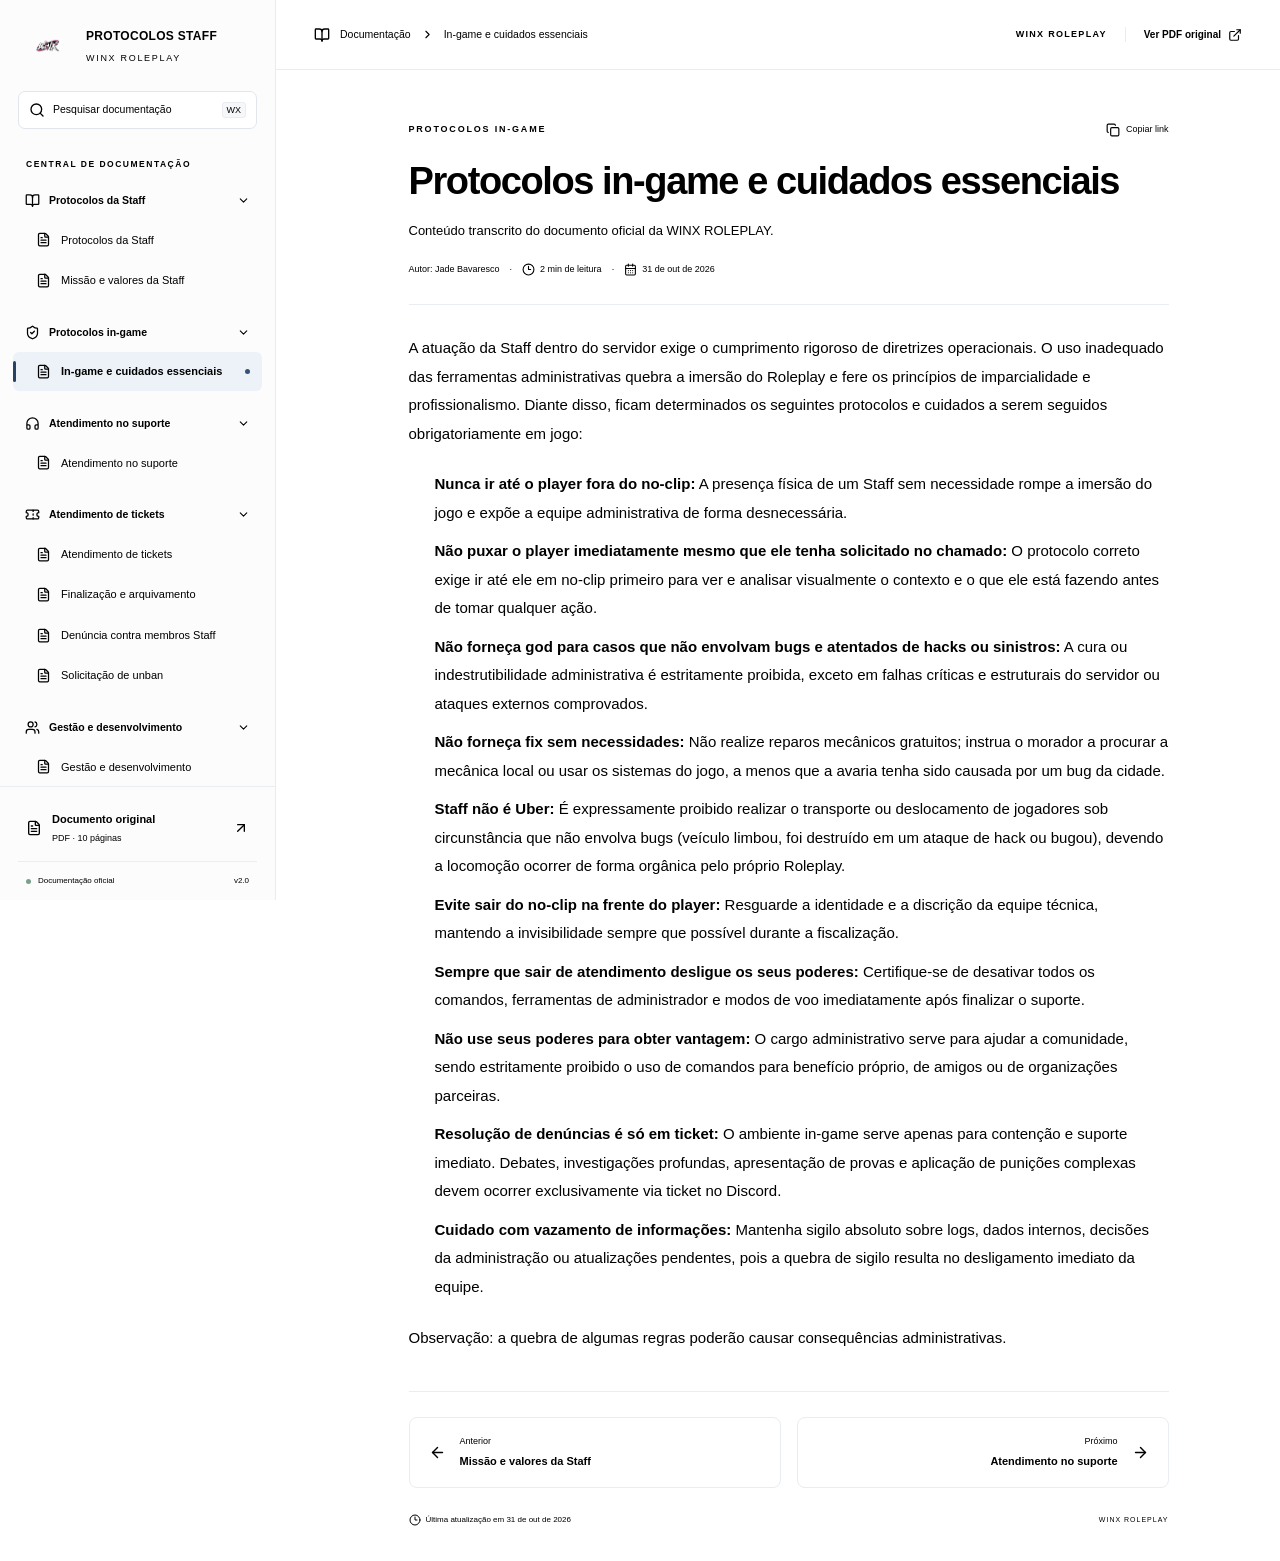
<file: in-game.html>
<!doctype html>
<html lang="pt-BR">
<head>
  <meta charset="utf-8">
  <meta name="viewport" content="width=device-width, initial-scale=1">
  <meta name="description" content="Guia prático de orientação para staffs de controle — WINX CITY. Autor: Jade Bavaresco.">
  <title>In-game e cuidados essenciais · PROTOCOLOS STAFF</title>
  <link rel="icon" href="./favicon.ico">
  <link rel="stylesheet" href="./styles.css">
  <script src="./site-pages.js" defer></script>
  <script src="./app.js" defer></script>
  <script src="./runable.js" defer data-hostname="winx-city-static" data-url="https://r.lilstts.com/events"></script>
</head>
<body>
<!-- Página exportada do portal existente. Edite as regras no bloco class="markdown". -->
<div class="portal">
<a class="skip-link" href="#main-content">Ir para o conteúdo</a>
<aside class="sidebar">
<a class="brand" href="./index.html">
<img alt="Logo oficial WINX" src="./images/winx-logo.png">
<div>
<strong>PROTOCOLOS STAFF</strong>
<small>WINX ROLEPLAY</small>
</div>
</a>
<button class="sidebar-search">
<svg xmlns="http://www.w3.org/2000/svg" width="16" height="16" viewBox="0 0 24 24" fill="none" stroke="currentColor" stroke-width="2" stroke-linecap="round" stroke-linejoin="round" class="lucide lucide-search" aria-hidden="true">
<path d="m21 21-4.34-4.34">
</path>
<circle cx="11" cy="11" r="8">
</circle>
</svg>
<span>Pesquisar documentação</span>
<kbd>WX</kbd>
</button>
<div class="sidebar-section-label">CENTRAL DE DOCUMENTAÇÃO</div>
<nav aria-label="Navegação dos protocolos">
<div class="nav-group" style="margin-left: 0px;">
<button class="nav-group-heading" aria-expanded="true">
<svg xmlns="http://www.w3.org/2000/svg" width="15" height="15" viewBox="0 0 24 24" fill="none" stroke="currentColor" stroke-width="2" stroke-linecap="round" stroke-linejoin="round" class="lucide lucide-book-open" aria-hidden="true">
<path d="M12 7v14">
</path>
<path d="M3 18a1 1 0 0 1-1-1V4a1 1 0 0 1 1-1h5a4 4 0 0 1 4 4 4 4 0 0 1 4-4h5a1 1 0 0 1 1 1v13a1 1 0 0 1-1 1h-6a3 3 0 0 0-3 3 3 3 0 0 0-3-3z">
</path>
</svg>
<span>Protocolos da Staff</span>
<svg xmlns="http://www.w3.org/2000/svg" width="13" height="13" viewBox="0 0 24 24" fill="none" stroke="currentColor" stroke-width="2" stroke-linecap="round" stroke-linejoin="round" class="lucide lucide-chevron-down" aria-hidden="true">
<path d="m6 9 6 6 6-6">
</path>
</svg>
</button>
<div class="nav-group-items">
<div>
<a href="./index.html" class="nav-item ">
<svg xmlns="http://www.w3.org/2000/svg" width="15" height="15" viewBox="0 0 24 24" fill="none" stroke="currentColor" stroke-width="2" stroke-linecap="round" stroke-linejoin="round" class="lucide lucide-file-text" aria-hidden="true">
<path d="M6 22a2 2 0 0 1-2-2V4a2 2 0 0 1 2-2h8a2.4 2.4 0 0 1 1.704.706l3.588 3.588A2.4 2.4 0 0 1 20 8v12a2 2 0 0 1-2 2z">
</path>
<path d="M14 2v5a1 1 0 0 0 1 1h5">
</path>
<path d="M10 9H8">
</path>
<path d="M16 13H8">
</path>
<path d="M16 17H8">
</path>
</svg>
<span>Protocolos da Staff</span>
</a>
</div>
<div>
<a href="./missao-e-valores.html" class="nav-item ">
<svg xmlns="http://www.w3.org/2000/svg" width="15" height="15" viewBox="0 0 24 24" fill="none" stroke="currentColor" stroke-width="2" stroke-linecap="round" stroke-linejoin="round" class="lucide lucide-file-text" aria-hidden="true">
<path d="M6 22a2 2 0 0 1-2-2V4a2 2 0 0 1 2-2h8a2.4 2.4 0 0 1 1.704.706l3.588 3.588A2.4 2.4 0 0 1 20 8v12a2 2 0 0 1-2 2z">
</path>
<path d="M14 2v5a1 1 0 0 0 1 1h5">
</path>
<path d="M10 9H8">
</path>
<path d="M16 13H8">
</path>
<path d="M16 17H8">
</path>
</svg>
<span>Missão e valores da Staff</span>
</a>
</div>
</div>
</div>
<div class="nav-group" style="margin-left: 0px;">
<button class="nav-group-heading" aria-expanded="true">
<svg xmlns="http://www.w3.org/2000/svg" width="15" height="15" viewBox="0 0 24 24" fill="none" stroke="currentColor" stroke-width="2" stroke-linecap="round" stroke-linejoin="round" class="lucide lucide-shield-check" aria-hidden="true">
<path d="M20 13c0 5-3.5 7.5-7.66 8.95a1 1 0 0 1-.67-.01C7.5 20.5 4 18 4 13V6a1 1 0 0 1 1-1c2 0 4.5-1.2 6.24-2.72a1.17 1.17 0 0 1 1.52 0C14.51 3.81 17 5 19 5a1 1 0 0 1 1 1z">
</path>
<path d="m9 12 2 2 4-4">
</path>
</svg>
<span>Protocolos in-game</span>
<svg xmlns="http://www.w3.org/2000/svg" width="13" height="13" viewBox="0 0 24 24" fill="none" stroke="currentColor" stroke-width="2" stroke-linecap="round" stroke-linejoin="round" class="lucide lucide-chevron-down" aria-hidden="true">
<path d="m6 9 6 6 6-6">
</path>
</svg>
</button>
<div class="nav-group-items">
<div>
<a href="./in-game.html" class="nav-item active" aria-current="page">
<svg xmlns="http://www.w3.org/2000/svg" width="15" height="15" viewBox="0 0 24 24" fill="none" stroke="currentColor" stroke-width="2" stroke-linecap="round" stroke-linejoin="round" class="lucide lucide-file-text" aria-hidden="true">
<path d="M6 22a2 2 0 0 1-2-2V4a2 2 0 0 1 2-2h8a2.4 2.4 0 0 1 1.704.706l3.588 3.588A2.4 2.4 0 0 1 20 8v12a2 2 0 0 1-2 2z">
</path>
<path d="M14 2v5a1 1 0 0 0 1 1h5">
</path>
<path d="M10 9H8">
</path>
<path d="M16 13H8">
</path>
<path d="M16 17H8">
</path>
</svg>
<span>In-game e cuidados essenciais</span>
<span class="active-dot">
</span>
</a>
</div>
</div>
</div>
<div class="nav-group" style="margin-left: 0px;">
<button class="nav-group-heading" aria-expanded="true">
<svg xmlns="http://www.w3.org/2000/svg" width="15" height="15" viewBox="0 0 24 24" fill="none" stroke="currentColor" stroke-width="2" stroke-linecap="round" stroke-linejoin="round" class="lucide lucide-headphones" aria-hidden="true">
<path d="M3 14h3a2 2 0 0 1 2 2v3a2 2 0 0 1-2 2H5a2 2 0 0 1-2-2v-7a9 9 0 0 1 18 0v7a2 2 0 0 1-2 2h-1a2 2 0 0 1-2-2v-3a2 2 0 0 1 2-2h3">
</path>
</svg>
<span>Atendimento no suporte</span>
<svg xmlns="http://www.w3.org/2000/svg" width="13" height="13" viewBox="0 0 24 24" fill="none" stroke="currentColor" stroke-width="2" stroke-linecap="round" stroke-linejoin="round" class="lucide lucide-chevron-down" aria-hidden="true">
<path d="m6 9 6 6 6-6">
</path>
</svg>
</button>
<div class="nav-group-items">
<div>
<a href="./suporte.html" class="nav-item ">
<svg xmlns="http://www.w3.org/2000/svg" width="15" height="15" viewBox="0 0 24 24" fill="none" stroke="currentColor" stroke-width="2" stroke-linecap="round" stroke-linejoin="round" class="lucide lucide-file-text" aria-hidden="true">
<path d="M6 22a2 2 0 0 1-2-2V4a2 2 0 0 1 2-2h8a2.4 2.4 0 0 1 1.704.706l3.588 3.588A2.4 2.4 0 0 1 20 8v12a2 2 0 0 1-2 2z">
</path>
<path d="M14 2v5a1 1 0 0 0 1 1h5">
</path>
<path d="M10 9H8">
</path>
<path d="M16 13H8">
</path>
<path d="M16 17H8">
</path>
</svg>
<span>Atendimento no suporte</span>
</a>
</div>
</div>
</div>
<div class="nav-group" style="margin-left: 0px;">
<button class="nav-group-heading" aria-expanded="true">
<svg xmlns="http://www.w3.org/2000/svg" width="15" height="15" viewBox="0 0 24 24" fill="none" stroke="currentColor" stroke-width="2" stroke-linecap="round" stroke-linejoin="round" class="lucide lucide-ticket" aria-hidden="true">
<path d="M2 9a3 3 0 0 1 0 6v2a2 2 0 0 0 2 2h16a2 2 0 0 0 2-2v-2a3 3 0 0 1 0-6V7a2 2 0 0 0-2-2H4a2 2 0 0 0-2 2Z">
</path>
<path d="M13 5v2">
</path>
<path d="M13 17v2">
</path>
<path d="M13 11v2">
</path>
</svg>
<span>Atendimento de tickets</span>
<svg xmlns="http://www.w3.org/2000/svg" width="13" height="13" viewBox="0 0 24 24" fill="none" stroke="currentColor" stroke-width="2" stroke-linecap="round" stroke-linejoin="round" class="lucide lucide-chevron-down" aria-hidden="true">
<path d="m6 9 6 6 6-6">
</path>
</svg>
</button>
<div class="nav-group-items">
<div>
<a href="./tickets.html" class="nav-item ">
<svg xmlns="http://www.w3.org/2000/svg" width="15" height="15" viewBox="0 0 24 24" fill="none" stroke="currentColor" stroke-width="2" stroke-linecap="round" stroke-linejoin="round" class="lucide lucide-file-text" aria-hidden="true">
<path d="M6 22a2 2 0 0 1-2-2V4a2 2 0 0 1 2-2h8a2.4 2.4 0 0 1 1.704.706l3.588 3.588A2.4 2.4 0 0 1 20 8v12a2 2 0 0 1-2 2z">
</path>
<path d="M14 2v5a1 1 0 0 0 1 1h5">
</path>
<path d="M10 9H8">
</path>
<path d="M16 13H8">
</path>
<path d="M16 17H8">
</path>
</svg>
<span>Atendimento de tickets</span>
</a>
</div>
<div>
<a href="./finalizacao.html" class="nav-item ">
<svg xmlns="http://www.w3.org/2000/svg" width="15" height="15" viewBox="0 0 24 24" fill="none" stroke="currentColor" stroke-width="2" stroke-linecap="round" stroke-linejoin="round" class="lucide lucide-file-text" aria-hidden="true">
<path d="M6 22a2 2 0 0 1-2-2V4a2 2 0 0 1 2-2h8a2.4 2.4 0 0 1 1.704.706l3.588 3.588A2.4 2.4 0 0 1 20 8v12a2 2 0 0 1-2 2z">
</path>
<path d="M14 2v5a1 1 0 0 0 1 1h5">
</path>
<path d="M10 9H8">
</path>
<path d="M16 13H8">
</path>
<path d="M16 17H8">
</path>
</svg>
<span>Finalização e arquivamento</span>
</a>
</div>
<div>
<a href="./denuncia-staff.html" class="nav-item ">
<svg xmlns="http://www.w3.org/2000/svg" width="15" height="15" viewBox="0 0 24 24" fill="none" stroke="currentColor" stroke-width="2" stroke-linecap="round" stroke-linejoin="round" class="lucide lucide-file-text" aria-hidden="true">
<path d="M6 22a2 2 0 0 1-2-2V4a2 2 0 0 1 2-2h8a2.4 2.4 0 0 1 1.704.706l3.588 3.588A2.4 2.4 0 0 1 20 8v12a2 2 0 0 1-2 2z">
</path>
<path d="M14 2v5a1 1 0 0 0 1 1h5">
</path>
<path d="M10 9H8">
</path>
<path d="M16 13H8">
</path>
<path d="M16 17H8">
</path>
</svg>
<span>Denúncia contra membros Staff</span>
</a>
</div>
<div>
<a href="./unban.html" class="nav-item ">
<svg xmlns="http://www.w3.org/2000/svg" width="15" height="15" viewBox="0 0 24 24" fill="none" stroke="currentColor" stroke-width="2" stroke-linecap="round" stroke-linejoin="round" class="lucide lucide-file-text" aria-hidden="true">
<path d="M6 22a2 2 0 0 1-2-2V4a2 2 0 0 1 2-2h8a2.4 2.4 0 0 1 1.704.706l3.588 3.588A2.4 2.4 0 0 1 20 8v12a2 2 0 0 1-2 2z">
</path>
<path d="M14 2v5a1 1 0 0 0 1 1h5">
</path>
<path d="M10 9H8">
</path>
<path d="M16 13H8">
</path>
<path d="M16 17H8">
</path>
</svg>
<span>Solicitação de unban</span>
</a>
</div>
</div>
</div>
<div class="nav-group" style="margin-left: 0px;">
<button class="nav-group-heading" aria-expanded="true">
<svg xmlns="http://www.w3.org/2000/svg" width="15" height="15" viewBox="0 0 24 24" fill="none" stroke="currentColor" stroke-width="2" stroke-linecap="round" stroke-linejoin="round" class="lucide lucide-users" aria-hidden="true">
<path d="M16 21v-2a4 4 0 0 0-4-4H6a4 4 0 0 0-4 4v2">
</path>
<path d="M16 3.128a4 4 0 0 1 0 7.744">
</path>
<path d="M22 21v-2a4 4 0 0 0-3-3.87">
</path>
<circle cx="9" cy="7" r="4">
</circle>
</svg>
<span>Gestão e desenvolvimento</span>
<svg xmlns="http://www.w3.org/2000/svg" width="13" height="13" viewBox="0 0 24 24" fill="none" stroke="currentColor" stroke-width="2" stroke-linecap="round" stroke-linejoin="round" class="lucide lucide-chevron-down" aria-hidden="true">
<path d="m6 9 6 6 6-6">
</path>
</svg>
</button>
<div class="nav-group-items">
<div>
<a href="./gestao.html" class="nav-item ">
<svg xmlns="http://www.w3.org/2000/svg" width="15" height="15" viewBox="0 0 24 24" fill="none" stroke="currentColor" stroke-width="2" stroke-linecap="round" stroke-linejoin="round" class="lucide lucide-file-text" aria-hidden="true">
<path d="M6 22a2 2 0 0 1-2-2V4a2 2 0 0 1 2-2h8a2.4 2.4 0 0 1 1.704.706l3.588 3.588A2.4 2.4 0 0 1 20 8v12a2 2 0 0 1-2 2z">
</path>
<path d="M14 2v5a1 1 0 0 0 1 1h5">
</path>
<path d="M10 9H8">
</path>
<path d="M16 13H8">
</path>
<path d="M16 17H8">
</path>
</svg>
<span>Gestão e desenvolvimento</span>
</a>
</div>
</div>
</div>
</nav>
<div class="sidebar-bottom">
<button class="original-link">
<svg xmlns="http://www.w3.org/2000/svg" width="16" height="16" viewBox="0 0 24 24" fill="none" stroke="currentColor" stroke-width="2" stroke-linecap="round" stroke-linejoin="round" class="lucide lucide-file-text" aria-hidden="true">
<path d="M6 22a2 2 0 0 1-2-2V4a2 2 0 0 1 2-2h8a2.4 2.4 0 0 1 1.704.706l3.588 3.588A2.4 2.4 0 0 1 20 8v12a2 2 0 0 1-2 2z">
</path>
<path d="M14 2v5a1 1 0 0 0 1 1h5">
</path>
<path d="M10 9H8">
</path>
<path d="M16 13H8">
</path>
<path d="M16 17H8">
</path>
</svg>
<span>Documento original<small>PDF · 10 páginas</small>
</span>
<svg xmlns="http://www.w3.org/2000/svg" width="16" height="16" viewBox="0 0 24 24" fill="none" stroke="currentColor" stroke-width="2" stroke-linecap="round" stroke-linejoin="round" class="lucide lucide-arrow-up-right" aria-hidden="true">
<path d="M7 7h10v10">
</path>
<path d="M7 17 17 7">
</path>
</svg>
</button>
<div class="sidebar-edition">
<span class="status-dot">
</span>Documentação oficial<span>v2.0</span>
</div>
</div>
</aside>
<div class="workspace">
<header class="topbar">
<div class="breadcrumb">
<button class="icon-button mobile-menu" aria-label="Abrir menu">
<svg xmlns="http://www.w3.org/2000/svg" width="21" height="21" viewBox="0 0 24 24" fill="none" stroke="currentColor" stroke-width="2" stroke-linecap="round" stroke-linejoin="round" class="lucide lucide-menu" aria-hidden="true">
<path d="M4 5h16">
</path>
<path d="M4 12h16">
</path>
<path d="M4 19h16">
</path>
</svg>
</button>
<img class="mobile-brand" alt="Logo WINX" src="./images/winx-logo.png">
<svg xmlns="http://www.w3.org/2000/svg" width="16" height="16" viewBox="0 0 24 24" fill="none" stroke="currentColor" stroke-width="2" stroke-linecap="round" stroke-linejoin="round" class="lucide lucide-book-open" aria-hidden="true">
<path d="M12 7v14">
</path>
<path d="M3 18a1 1 0 0 1-1-1V4a1 1 0 0 1 1-1h5a4 4 0 0 1 4 4 4 4 0 0 1 4-4h5a1 1 0 0 1 1 1v13a1 1 0 0 1-1 1h-6a3 3 0 0 0-3 3 3 3 0 0 0-3-3z">
</path>
</svg>
<span>Documentação</span>
<svg xmlns="http://www.w3.org/2000/svg" width="13" height="13" viewBox="0 0 24 24" fill="none" stroke="currentColor" stroke-width="2" stroke-linecap="round" stroke-linejoin="round" class="lucide lucide-chevron-right" aria-hidden="true">
<path d="m9 18 6-6-6-6">
</path>
</svg>
<strong>In-game e cuidados essenciais</strong>
</div>
<div class="topbar-actions">
<span class="topbar-city">WINX ROLEPLAY</span>
<span class="topbar-divider">
</span>
<button class="text-button">
<span>Ver PDF original</span>
<svg xmlns="http://www.w3.org/2000/svg" width="14" height="14" viewBox="0 0 24 24" fill="none" stroke="currentColor" stroke-width="2" stroke-linecap="round" stroke-linejoin="round" class="lucide lucide-external-link" aria-hidden="true">
<path d="M15 3h6v6">
</path>
<path d="M10 14 21 3">
</path>
<path d="M18 13v6a2 2 0 0 1-2 2H5a2 2 0 0 1-2-2V8a2 2 0 0 1 2-2h6">
</path>
</svg>
</button>
<button class="icon-button mobile-search" aria-label="Pesquisar">
<svg xmlns="http://www.w3.org/2000/svg" width="19" height="19" viewBox="0 0 24 24" fill="none" stroke="currentColor" stroke-width="2" stroke-linecap="round" stroke-linejoin="round" class="lucide lucide-search" aria-hidden="true">
<path d="m21 21-4.34-4.34">
</path>
<circle cx="11" cy="11" r="8">
</circle>
</svg>
</button>
</div>
</header>
<div class="reading-layout">
<main class="article-column" id="main-content">
<article class="document-article">
<div class="article-eyebrow">
<span class="eyebrow">PROTOCOLOS IN-GAME</span>
<button class="copy-page">
<svg xmlns="http://www.w3.org/2000/svg" width="14" height="14" viewBox="0 0 24 24" fill="none" stroke="currentColor" stroke-width="2" stroke-linecap="round" stroke-linejoin="round" class="lucide lucide-copy" aria-hidden="true">
<rect width="14" height="14" x="8" y="8" rx="2" ry="2">
</rect>
<path d="M4 16c-1.1 0-2-.9-2-2V4c0-1.1.9-2 2-2h10c1.1 0 2 .9 2 2">
</path>
</svg>
<span>Copiar link</span>
</button>
</div>
<h1 id="visao-geral">Protocolos in-game e cuidados essenciais</h1>
<p class="article-subtitle">Conteúdo transcrito do documento oficial da WINX ROLEPLAY.</p>
<div class="document-meta">
<span>Autor: Jade Bavaresco</span>
<span class="meta-dot">·</span>
<span>
<svg xmlns="http://www.w3.org/2000/svg" width="13" height="13" viewBox="0 0 24 24" fill="none" stroke="currentColor" stroke-width="2" stroke-linecap="round" stroke-linejoin="round" class="lucide lucide-clock3 lucide-clock-3" aria-hidden="true">
<circle cx="12" cy="12" r="10">
</circle>
<path d="M12 6v6h4">
</path>
</svg>2 min de leitura</span>
<span class="meta-dot">·</span>
<span>
<svg xmlns="http://www.w3.org/2000/svg" width="13" height="13" viewBox="0 0 24 24" fill="none" stroke="currentColor" stroke-width="2" stroke-linecap="round" stroke-linejoin="round" class="lucide lucide-calendar-days" aria-hidden="true">
<path d="M8 2v4">
</path>
<path d="M16 2v4">
</path>
<rect width="18" height="18" x="3" y="4" rx="2">
</rect>
<path d="M3 10h18">
</path>
<path d="M8 14h.01">
</path>
<path d="M12 14h.01">
</path>
<path d="M16 14h.01">
</path>
<path d="M8 18h.01">
</path>
<path d="M12 18h.01">
</path>
<path d="M16 18h.01">
</path>
</svg>31 de out de 2026</span>
</div>
<div class="article-rule">
</div>
<button class="mobile-toc-button">
<svg xmlns="http://www.w3.org/2000/svg" width="16" height="16" viewBox="0 0 24 24" fill="none" stroke="currentColor" stroke-width="2" stroke-linecap="round" stroke-linejoin="round" class="lucide lucide-list" aria-hidden="true">
<path d="M3 5h.01">
</path>
<path d="M3 12h.01">
</path>
<path d="M3 19h.01">
</path>
<path d="M8 5h13">
</path>
<path d="M8 12h13">
</path>
<path d="M8 19h13">
</path>
</svg>Nesta página<svg xmlns="http://www.w3.org/2000/svg" width="14" height="14" viewBox="0 0 24 24" fill="none" stroke="currentColor" stroke-width="2" stroke-linecap="round" stroke-linejoin="round" class="lucide lucide-chevron-down" aria-hidden="true">
<path d="m6 9 6 6 6-6">
</path>
</svg>
</button>
<div class="markdown ">
<p>A atuação da Staff dentro do servidor exige o cumprimento rigoroso de diretrizes operacionais. O uso inadequado das ferramentas administrativas quebra a imersão do Roleplay e fere os princípios de imparcialidade e profissionalismo. Diante disso, ficam determinados os seguintes protocolos e cuidados a serem seguidos obrigatoriamente em jogo:</p>
<ul>
<li>
<p>
<strong>Nunca ir até o player fora do no-clip:</strong> A presença física de um Staff sem necessidade rompe a imersão do jogo e expõe a equipe administrativa de forma desnecessária.</p>
</li>
<li>
<p>
<strong>Não puxar o player imediatamente mesmo que ele tenha solicitado no chamado:</strong> O protocolo correto exige ir até ele em no-clip primeiro para ver e analisar visualmente o contexto e o que ele está fazendo antes de tomar qualquer ação.</p>
</li>
<li>
<p>
<strong>Não forneça god para casos que não envolvam bugs e atentados de hacks ou sinistros:</strong> A cura ou indestrutibilidade administrativa é estritamente proibida, exceto em falhas críticas e estruturais do servidor ou ataques externos comprovados.</p>
</li>
<li>
<p>
<strong>Não forneça fix sem necessidades:</strong> Não realize reparos mecânicos gratuitos; instrua o morador a procurar a mecânica local ou usar os sistemas do jogo, a menos que a avaria tenha sido causada por um bug da cidade.</p>
</li>
<li>
<p>
<strong>Staff não é Uber:</strong> É expressamente proibido realizar o transporte ou deslocamento de jogadores sob circunstância que não envolva bugs (veículo limbou, foi destruído em um ataque de hack ou bugou), devendo a locomoção ocorrer de forma orgânica pelo próprio Roleplay.</p>
</li>
<li>
<p>
<strong>Evite sair do no-clip na frente do player:</strong> Resguarde a identidade e a discrição da equipe técnica, mantendo a invisibilidade sempre que possível durante a fiscalização.</p>
</li>
<li>
<p>
<strong>Sempre que sair de atendimento desligue os seus poderes:</strong> Certifique-se de desativar todos os comandos, ferramentas de administrador e modos de voo imediatamente após finalizar o suporte.</p>
</li>
<li>
<p>
<strong>Não use seus poderes para obter vantagem:</strong> O cargo administrativo serve para ajudar a comunidade, sendo estritamente proibido o uso de comandos para benefício próprio, de amigos ou de organizações parceiras.</p>
</li>
<li>
<p>
<strong>Resolução de denúncias é só em ticket:</strong> O ambiente in-game serve apenas para contenção e suporte imediato. Debates, investigações profundas, apresentação de provas e aplicação de punições complexas devem ocorrer exclusivamente via ticket no Discord.</p>
</li>
<li>
<p>
<strong>Cuidado com vazamento de informações:</strong> Mantenha sigilo absoluto sobre logs, dados internos, decisões da administração ou atualizações pendentes, pois a quebra de sigilo resulta no desligamento imediato da equipe.</p>
</li>
</ul>
<p>Observação: a quebra de algumas            regras poderão causar consequências administrativas.</p>
</div>
<div class="page-navigation">
<a class="previous-page" href="./missao-e-valores.html">
<svg xmlns="http://www.w3.org/2000/svg" width="17" height="17" viewBox="0 0 24 24" fill="none" stroke="currentColor" stroke-width="2" stroke-linecap="round" stroke-linejoin="round" class="lucide lucide-arrow-left" aria-hidden="true">
<path d="m12 19-7-7 7-7">
</path>
<path d="M19 12H5">
</path>
</svg>
<div>
<small>Anterior</small>
<strong>Missão e valores da Staff</strong>
</div>
</a>
<a class="next-page" href="./suporte.html">
<div>
<small>Próximo</small>
<strong>Atendimento no suporte</strong>
</div>
<svg xmlns="http://www.w3.org/2000/svg" width="17" height="17" viewBox="0 0 24 24" fill="none" stroke="currentColor" stroke-width="2" stroke-linecap="round" stroke-linejoin="round" class="lucide lucide-arrow-right" aria-hidden="true">
<path d="M5 12h14">
</path>
<path d="m12 5 7 7-7 7">
</path>
</svg>
</a>
</div>
<footer class="article-footer">
<span>
<svg xmlns="http://www.w3.org/2000/svg" width="12" height="12" viewBox="0 0 24 24" fill="none" stroke="currentColor" stroke-width="2" stroke-linecap="round" stroke-linejoin="round" class="lucide lucide-clock3 lucide-clock-3" aria-hidden="true">
<circle cx="12" cy="12" r="10">
</circle>
<path d="M12 6v6h4">
</path>
</svg>Última atualização em 31 de out de 2026</span>
<span>WINX ROLEPLAY</span>
</footer>
<noscript>
<p class="static-pdf-fallback">
<a href="./documents/protocolos-original.pdf">Abrir PDF oficial</a>
</p>
</noscript>
</article>
</main>
</div>
</div>
</div>
</body>
</html>
</file>
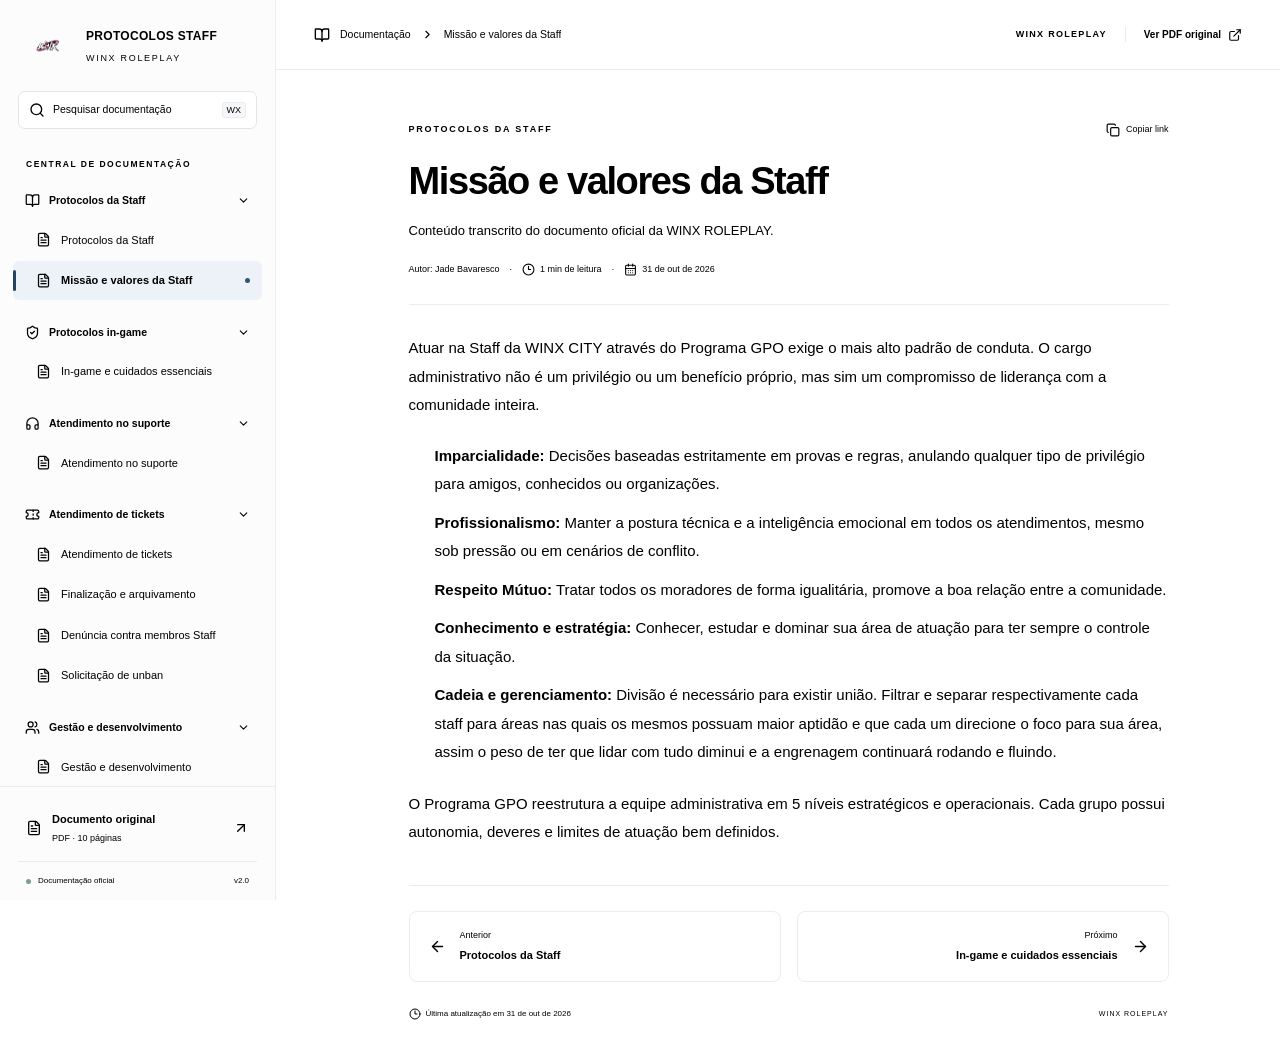
<file: missao-e-valores.html>
<!doctype html>
<html lang="pt-BR">
<head>
  <meta charset="utf-8">
  <meta name="viewport" content="width=device-width, initial-scale=1">
  <meta name="description" content="Guia prático de orientação para staffs de controle — WINX CITY. Autor: Jade Bavaresco.">
  <title>Missão e valores da Staff · PROTOCOLOS STAFF</title>
  <link rel="icon" href="./favicon.ico">
  <link rel="stylesheet" href="./styles.css">
  <script src="./site-pages.js" defer></script>
  <script src="./app.js" defer></script>
  <script src="./runable.js" defer data-hostname="winx-city-static" data-url="https://r.lilstts.com/events"></script>
</head>
<body>
<!-- Página exportada do portal existente. Edite as regras no bloco class="markdown". -->
<div class="portal">
<a class="skip-link" href="#main-content">Ir para o conteúdo</a>
<aside class="sidebar">
<a class="brand" href="./index.html">
<img alt="Logo oficial WINX" src="./images/winx-logo.png">
<div>
<strong>PROTOCOLOS STAFF</strong>
<small>WINX ROLEPLAY</small>
</div>
</a>
<button class="sidebar-search">
<svg xmlns="http://www.w3.org/2000/svg" width="16" height="16" viewBox="0 0 24 24" fill="none" stroke="currentColor" stroke-width="2" stroke-linecap="round" stroke-linejoin="round" class="lucide lucide-search" aria-hidden="true">
<path d="m21 21-4.34-4.34">
</path>
<circle cx="11" cy="11" r="8">
</circle>
</svg>
<span>Pesquisar documentação</span>
<kbd>WX</kbd>
</button>
<div class="sidebar-section-label">CENTRAL DE DOCUMENTAÇÃO</div>
<nav aria-label="Navegação dos protocolos">
<div class="nav-group" style="margin-left: 0px;">
<button class="nav-group-heading" aria-expanded="true">
<svg xmlns="http://www.w3.org/2000/svg" width="15" height="15" viewBox="0 0 24 24" fill="none" stroke="currentColor" stroke-width="2" stroke-linecap="round" stroke-linejoin="round" class="lucide lucide-book-open" aria-hidden="true">
<path d="M12 7v14">
</path>
<path d="M3 18a1 1 0 0 1-1-1V4a1 1 0 0 1 1-1h5a4 4 0 0 1 4 4 4 4 0 0 1 4-4h5a1 1 0 0 1 1 1v13a1 1 0 0 1-1 1h-6a3 3 0 0 0-3 3 3 3 0 0 0-3-3z">
</path>
</svg>
<span>Protocolos da Staff</span>
<svg xmlns="http://www.w3.org/2000/svg" width="13" height="13" viewBox="0 0 24 24" fill="none" stroke="currentColor" stroke-width="2" stroke-linecap="round" stroke-linejoin="round" class="lucide lucide-chevron-down" aria-hidden="true">
<path d="m6 9 6 6 6-6">
</path>
</svg>
</button>
<div class="nav-group-items">
<div>
<a href="./index.html" class="nav-item ">
<svg xmlns="http://www.w3.org/2000/svg" width="15" height="15" viewBox="0 0 24 24" fill="none" stroke="currentColor" stroke-width="2" stroke-linecap="round" stroke-linejoin="round" class="lucide lucide-file-text" aria-hidden="true">
<path d="M6 22a2 2 0 0 1-2-2V4a2 2 0 0 1 2-2h8a2.4 2.4 0 0 1 1.704.706l3.588 3.588A2.4 2.4 0 0 1 20 8v12a2 2 0 0 1-2 2z">
</path>
<path d="M14 2v5a1 1 0 0 0 1 1h5">
</path>
<path d="M10 9H8">
</path>
<path d="M16 13H8">
</path>
<path d="M16 17H8">
</path>
</svg>
<span>Protocolos da Staff</span>
</a>
</div>
<div>
<a href="./missao-e-valores.html" class="nav-item active" aria-current="page">
<svg xmlns="http://www.w3.org/2000/svg" width="15" height="15" viewBox="0 0 24 24" fill="none" stroke="currentColor" stroke-width="2" stroke-linecap="round" stroke-linejoin="round" class="lucide lucide-file-text" aria-hidden="true">
<path d="M6 22a2 2 0 0 1-2-2V4a2 2 0 0 1 2-2h8a2.4 2.4 0 0 1 1.704.706l3.588 3.588A2.4 2.4 0 0 1 20 8v12a2 2 0 0 1-2 2z">
</path>
<path d="M14 2v5a1 1 0 0 0 1 1h5">
</path>
<path d="M10 9H8">
</path>
<path d="M16 13H8">
</path>
<path d="M16 17H8">
</path>
</svg>
<span>Missão e valores da Staff</span>
<span class="active-dot">
</span>
</a>
</div>
</div>
</div>
<div class="nav-group" style="margin-left: 0px;">
<button class="nav-group-heading" aria-expanded="true">
<svg xmlns="http://www.w3.org/2000/svg" width="15" height="15" viewBox="0 0 24 24" fill="none" stroke="currentColor" stroke-width="2" stroke-linecap="round" stroke-linejoin="round" class="lucide lucide-shield-check" aria-hidden="true">
<path d="M20 13c0 5-3.5 7.5-7.66 8.95a1 1 0 0 1-.67-.01C7.5 20.5 4 18 4 13V6a1 1 0 0 1 1-1c2 0 4.5-1.2 6.24-2.72a1.17 1.17 0 0 1 1.52 0C14.51 3.81 17 5 19 5a1 1 0 0 1 1 1z">
</path>
<path d="m9 12 2 2 4-4">
</path>
</svg>
<span>Protocolos in-game</span>
<svg xmlns="http://www.w3.org/2000/svg" width="13" height="13" viewBox="0 0 24 24" fill="none" stroke="currentColor" stroke-width="2" stroke-linecap="round" stroke-linejoin="round" class="lucide lucide-chevron-down" aria-hidden="true">
<path d="m6 9 6 6 6-6">
</path>
</svg>
</button>
<div class="nav-group-items">
<div>
<a href="./in-game.html" class="nav-item ">
<svg xmlns="http://www.w3.org/2000/svg" width="15" height="15" viewBox="0 0 24 24" fill="none" stroke="currentColor" stroke-width="2" stroke-linecap="round" stroke-linejoin="round" class="lucide lucide-file-text" aria-hidden="true">
<path d="M6 22a2 2 0 0 1-2-2V4a2 2 0 0 1 2-2h8a2.4 2.4 0 0 1 1.704.706l3.588 3.588A2.4 2.4 0 0 1 20 8v12a2 2 0 0 1-2 2z">
</path>
<path d="M14 2v5a1 1 0 0 0 1 1h5">
</path>
<path d="M10 9H8">
</path>
<path d="M16 13H8">
</path>
<path d="M16 17H8">
</path>
</svg>
<span>In-game e cuidados essenciais</span>
</a>
</div>
</div>
</div>
<div class="nav-group" style="margin-left: 0px;">
<button class="nav-group-heading" aria-expanded="true">
<svg xmlns="http://www.w3.org/2000/svg" width="15" height="15" viewBox="0 0 24 24" fill="none" stroke="currentColor" stroke-width="2" stroke-linecap="round" stroke-linejoin="round" class="lucide lucide-headphones" aria-hidden="true">
<path d="M3 14h3a2 2 0 0 1 2 2v3a2 2 0 0 1-2 2H5a2 2 0 0 1-2-2v-7a9 9 0 0 1 18 0v7a2 2 0 0 1-2 2h-1a2 2 0 0 1-2-2v-3a2 2 0 0 1 2-2h3">
</path>
</svg>
<span>Atendimento no suporte</span>
<svg xmlns="http://www.w3.org/2000/svg" width="13" height="13" viewBox="0 0 24 24" fill="none" stroke="currentColor" stroke-width="2" stroke-linecap="round" stroke-linejoin="round" class="lucide lucide-chevron-down" aria-hidden="true">
<path d="m6 9 6 6 6-6">
</path>
</svg>
</button>
<div class="nav-group-items">
<div>
<a href="./suporte.html" class="nav-item ">
<svg xmlns="http://www.w3.org/2000/svg" width="15" height="15" viewBox="0 0 24 24" fill="none" stroke="currentColor" stroke-width="2" stroke-linecap="round" stroke-linejoin="round" class="lucide lucide-file-text" aria-hidden="true">
<path d="M6 22a2 2 0 0 1-2-2V4a2 2 0 0 1 2-2h8a2.4 2.4 0 0 1 1.704.706l3.588 3.588A2.4 2.4 0 0 1 20 8v12a2 2 0 0 1-2 2z">
</path>
<path d="M14 2v5a1 1 0 0 0 1 1h5">
</path>
<path d="M10 9H8">
</path>
<path d="M16 13H8">
</path>
<path d="M16 17H8">
</path>
</svg>
<span>Atendimento no suporte</span>
</a>
</div>
</div>
</div>
<div class="nav-group" style="margin-left: 0px;">
<button class="nav-group-heading" aria-expanded="true">
<svg xmlns="http://www.w3.org/2000/svg" width="15" height="15" viewBox="0 0 24 24" fill="none" stroke="currentColor" stroke-width="2" stroke-linecap="round" stroke-linejoin="round" class="lucide lucide-ticket" aria-hidden="true">
<path d="M2 9a3 3 0 0 1 0 6v2a2 2 0 0 0 2 2h16a2 2 0 0 0 2-2v-2a3 3 0 0 1 0-6V7a2 2 0 0 0-2-2H4a2 2 0 0 0-2 2Z">
</path>
<path d="M13 5v2">
</path>
<path d="M13 17v2">
</path>
<path d="M13 11v2">
</path>
</svg>
<span>Atendimento de tickets</span>
<svg xmlns="http://www.w3.org/2000/svg" width="13" height="13" viewBox="0 0 24 24" fill="none" stroke="currentColor" stroke-width="2" stroke-linecap="round" stroke-linejoin="round" class="lucide lucide-chevron-down" aria-hidden="true">
<path d="m6 9 6 6 6-6">
</path>
</svg>
</button>
<div class="nav-group-items">
<div>
<a href="./tickets.html" class="nav-item ">
<svg xmlns="http://www.w3.org/2000/svg" width="15" height="15" viewBox="0 0 24 24" fill="none" stroke="currentColor" stroke-width="2" stroke-linecap="round" stroke-linejoin="round" class="lucide lucide-file-text" aria-hidden="true">
<path d="M6 22a2 2 0 0 1-2-2V4a2 2 0 0 1 2-2h8a2.4 2.4 0 0 1 1.704.706l3.588 3.588A2.4 2.4 0 0 1 20 8v12a2 2 0 0 1-2 2z">
</path>
<path d="M14 2v5a1 1 0 0 0 1 1h5">
</path>
<path d="M10 9H8">
</path>
<path d="M16 13H8">
</path>
<path d="M16 17H8">
</path>
</svg>
<span>Atendimento de tickets</span>
</a>
</div>
<div>
<a href="./finalizacao.html" class="nav-item ">
<svg xmlns="http://www.w3.org/2000/svg" width="15" height="15" viewBox="0 0 24 24" fill="none" stroke="currentColor" stroke-width="2" stroke-linecap="round" stroke-linejoin="round" class="lucide lucide-file-text" aria-hidden="true">
<path d="M6 22a2 2 0 0 1-2-2V4a2 2 0 0 1 2-2h8a2.4 2.4 0 0 1 1.704.706l3.588 3.588A2.4 2.4 0 0 1 20 8v12a2 2 0 0 1-2 2z">
</path>
<path d="M14 2v5a1 1 0 0 0 1 1h5">
</path>
<path d="M10 9H8">
</path>
<path d="M16 13H8">
</path>
<path d="M16 17H8">
</path>
</svg>
<span>Finalização e arquivamento</span>
</a>
</div>
<div>
<a href="./denuncia-staff.html" class="nav-item ">
<svg xmlns="http://www.w3.org/2000/svg" width="15" height="15" viewBox="0 0 24 24" fill="none" stroke="currentColor" stroke-width="2" stroke-linecap="round" stroke-linejoin="round" class="lucide lucide-file-text" aria-hidden="true">
<path d="M6 22a2 2 0 0 1-2-2V4a2 2 0 0 1 2-2h8a2.4 2.4 0 0 1 1.704.706l3.588 3.588A2.4 2.4 0 0 1 20 8v12a2 2 0 0 1-2 2z">
</path>
<path d="M14 2v5a1 1 0 0 0 1 1h5">
</path>
<path d="M10 9H8">
</path>
<path d="M16 13H8">
</path>
<path d="M16 17H8">
</path>
</svg>
<span>Denúncia contra membros Staff</span>
</a>
</div>
<div>
<a href="./unban.html" class="nav-item ">
<svg xmlns="http://www.w3.org/2000/svg" width="15" height="15" viewBox="0 0 24 24" fill="none" stroke="currentColor" stroke-width="2" stroke-linecap="round" stroke-linejoin="round" class="lucide lucide-file-text" aria-hidden="true">
<path d="M6 22a2 2 0 0 1-2-2V4a2 2 0 0 1 2-2h8a2.4 2.4 0 0 1 1.704.706l3.588 3.588A2.4 2.4 0 0 1 20 8v12a2 2 0 0 1-2 2z">
</path>
<path d="M14 2v5a1 1 0 0 0 1 1h5">
</path>
<path d="M10 9H8">
</path>
<path d="M16 13H8">
</path>
<path d="M16 17H8">
</path>
</svg>
<span>Solicitação de unban</span>
</a>
</div>
</div>
</div>
<div class="nav-group" style="margin-left: 0px;">
<button class="nav-group-heading" aria-expanded="true">
<svg xmlns="http://www.w3.org/2000/svg" width="15" height="15" viewBox="0 0 24 24" fill="none" stroke="currentColor" stroke-width="2" stroke-linecap="round" stroke-linejoin="round" class="lucide lucide-users" aria-hidden="true">
<path d="M16 21v-2a4 4 0 0 0-4-4H6a4 4 0 0 0-4 4v2">
</path>
<path d="M16 3.128a4 4 0 0 1 0 7.744">
</path>
<path d="M22 21v-2a4 4 0 0 0-3-3.87">
</path>
<circle cx="9" cy="7" r="4">
</circle>
</svg>
<span>Gestão e desenvolvimento</span>
<svg xmlns="http://www.w3.org/2000/svg" width="13" height="13" viewBox="0 0 24 24" fill="none" stroke="currentColor" stroke-width="2" stroke-linecap="round" stroke-linejoin="round" class="lucide lucide-chevron-down" aria-hidden="true">
<path d="m6 9 6 6 6-6">
</path>
</svg>
</button>
<div class="nav-group-items">
<div>
<a href="./gestao.html" class="nav-item ">
<svg xmlns="http://www.w3.org/2000/svg" width="15" height="15" viewBox="0 0 24 24" fill="none" stroke="currentColor" stroke-width="2" stroke-linecap="round" stroke-linejoin="round" class="lucide lucide-file-text" aria-hidden="true">
<path d="M6 22a2 2 0 0 1-2-2V4a2 2 0 0 1 2-2h8a2.4 2.4 0 0 1 1.704.706l3.588 3.588A2.4 2.4 0 0 1 20 8v12a2 2 0 0 1-2 2z">
</path>
<path d="M14 2v5a1 1 0 0 0 1 1h5">
</path>
<path d="M10 9H8">
</path>
<path d="M16 13H8">
</path>
<path d="M16 17H8">
</path>
</svg>
<span>Gestão e desenvolvimento</span>
</a>
</div>
</div>
</div>
</nav>
<div class="sidebar-bottom">
<button class="original-link">
<svg xmlns="http://www.w3.org/2000/svg" width="16" height="16" viewBox="0 0 24 24" fill="none" stroke="currentColor" stroke-width="2" stroke-linecap="round" stroke-linejoin="round" class="lucide lucide-file-text" aria-hidden="true">
<path d="M6 22a2 2 0 0 1-2-2V4a2 2 0 0 1 2-2h8a2.4 2.4 0 0 1 1.704.706l3.588 3.588A2.4 2.4 0 0 1 20 8v12a2 2 0 0 1-2 2z">
</path>
<path d="M14 2v5a1 1 0 0 0 1 1h5">
</path>
<path d="M10 9H8">
</path>
<path d="M16 13H8">
</path>
<path d="M16 17H8">
</path>
</svg>
<span>Documento original<small>PDF · 10 páginas</small>
</span>
<svg xmlns="http://www.w3.org/2000/svg" width="16" height="16" viewBox="0 0 24 24" fill="none" stroke="currentColor" stroke-width="2" stroke-linecap="round" stroke-linejoin="round" class="lucide lucide-arrow-up-right" aria-hidden="true">
<path d="M7 7h10v10">
</path>
<path d="M7 17 17 7">
</path>
</svg>
</button>
<div class="sidebar-edition">
<span class="status-dot">
</span>Documentação oficial<span>v2.0</span>
</div>
</div>
</aside>
<div class="workspace">
<header class="topbar">
<div class="breadcrumb">
<button class="icon-button mobile-menu" aria-label="Abrir menu">
<svg xmlns="http://www.w3.org/2000/svg" width="21" height="21" viewBox="0 0 24 24" fill="none" stroke="currentColor" stroke-width="2" stroke-linecap="round" stroke-linejoin="round" class="lucide lucide-menu" aria-hidden="true">
<path d="M4 5h16">
</path>
<path d="M4 12h16">
</path>
<path d="M4 19h16">
</path>
</svg>
</button>
<img class="mobile-brand" alt="Logo WINX" src="./images/winx-logo.png">
<svg xmlns="http://www.w3.org/2000/svg" width="16" height="16" viewBox="0 0 24 24" fill="none" stroke="currentColor" stroke-width="2" stroke-linecap="round" stroke-linejoin="round" class="lucide lucide-book-open" aria-hidden="true">
<path d="M12 7v14">
</path>
<path d="M3 18a1 1 0 0 1-1-1V4a1 1 0 0 1 1-1h5a4 4 0 0 1 4 4 4 4 0 0 1 4-4h5a1 1 0 0 1 1 1v13a1 1 0 0 1-1 1h-6a3 3 0 0 0-3 3 3 3 0 0 0-3-3z">
</path>
</svg>
<span>Documentação</span>
<svg xmlns="http://www.w3.org/2000/svg" width="13" height="13" viewBox="0 0 24 24" fill="none" stroke="currentColor" stroke-width="2" stroke-linecap="round" stroke-linejoin="round" class="lucide lucide-chevron-right" aria-hidden="true">
<path d="m9 18 6-6-6-6">
</path>
</svg>
<strong>Missão e valores da Staff</strong>
</div>
<div class="topbar-actions">
<span class="topbar-city">WINX ROLEPLAY</span>
<span class="topbar-divider">
</span>
<button class="text-button">
<span>Ver PDF original</span>
<svg xmlns="http://www.w3.org/2000/svg" width="14" height="14" viewBox="0 0 24 24" fill="none" stroke="currentColor" stroke-width="2" stroke-linecap="round" stroke-linejoin="round" class="lucide lucide-external-link" aria-hidden="true">
<path d="M15 3h6v6">
</path>
<path d="M10 14 21 3">
</path>
<path d="M18 13v6a2 2 0 0 1-2 2H5a2 2 0 0 1-2-2V8a2 2 0 0 1 2-2h6">
</path>
</svg>
</button>
<button class="icon-button mobile-search" aria-label="Pesquisar">
<svg xmlns="http://www.w3.org/2000/svg" width="19" height="19" viewBox="0 0 24 24" fill="none" stroke="currentColor" stroke-width="2" stroke-linecap="round" stroke-linejoin="round" class="lucide lucide-search" aria-hidden="true">
<path d="m21 21-4.34-4.34">
</path>
<circle cx="11" cy="11" r="8">
</circle>
</svg>
</button>
</div>
</header>
<div class="reading-layout">
<main class="article-column" id="main-content">
<article class="document-article">
<div class="article-eyebrow">
<span class="eyebrow">PROTOCOLOS DA STAFF</span>
<button class="copy-page">
<svg xmlns="http://www.w3.org/2000/svg" width="14" height="14" viewBox="0 0 24 24" fill="none" stroke="currentColor" stroke-width="2" stroke-linecap="round" stroke-linejoin="round" class="lucide lucide-copy" aria-hidden="true">
<rect width="14" height="14" x="8" y="8" rx="2" ry="2">
</rect>
<path d="M4 16c-1.1 0-2-.9-2-2V4c0-1.1.9-2 2-2h10c1.1 0 2 .9 2 2">
</path>
</svg>
<span>Copiar link</span>
</button>
</div>
<h1 id="visao-geral">Missão e valores da Staff</h1>
<p class="article-subtitle">Conteúdo transcrito do documento oficial da WINX ROLEPLAY.</p>
<div class="document-meta">
<span>Autor: Jade Bavaresco</span>
<span class="meta-dot">·</span>
<span>
<svg xmlns="http://www.w3.org/2000/svg" width="13" height="13" viewBox="0 0 24 24" fill="none" stroke="currentColor" stroke-width="2" stroke-linecap="round" stroke-linejoin="round" class="lucide lucide-clock3 lucide-clock-3" aria-hidden="true">
<circle cx="12" cy="12" r="10">
</circle>
<path d="M12 6v6h4">
</path>
</svg>1 min de leitura</span>
<span class="meta-dot">·</span>
<span>
<svg xmlns="http://www.w3.org/2000/svg" width="13" height="13" viewBox="0 0 24 24" fill="none" stroke="currentColor" stroke-width="2" stroke-linecap="round" stroke-linejoin="round" class="lucide lucide-calendar-days" aria-hidden="true">
<path d="M8 2v4">
</path>
<path d="M16 2v4">
</path>
<rect width="18" height="18" x="3" y="4" rx="2">
</rect>
<path d="M3 10h18">
</path>
<path d="M8 14h.01">
</path>
<path d="M12 14h.01">
</path>
<path d="M16 14h.01">
</path>
<path d="M8 18h.01">
</path>
<path d="M12 18h.01">
</path>
<path d="M16 18h.01">
</path>
</svg>31 de out de 2026</span>
</div>
<div class="article-rule">
</div>
<button class="mobile-toc-button">
<svg xmlns="http://www.w3.org/2000/svg" width="16" height="16" viewBox="0 0 24 24" fill="none" stroke="currentColor" stroke-width="2" stroke-linecap="round" stroke-linejoin="round" class="lucide lucide-list" aria-hidden="true">
<path d="M3 5h.01">
</path>
<path d="M3 12h.01">
</path>
<path d="M3 19h.01">
</path>
<path d="M8 5h13">
</path>
<path d="M8 12h13">
</path>
<path d="M8 19h13">
</path>
</svg>Nesta página<svg xmlns="http://www.w3.org/2000/svg" width="14" height="14" viewBox="0 0 24 24" fill="none" stroke="currentColor" stroke-width="2" stroke-linecap="round" stroke-linejoin="round" class="lucide lucide-chevron-down" aria-hidden="true">
<path d="m6 9 6 6 6-6">
</path>
</svg>
</button>
<div class="markdown ">
<p>Atuar na Staff da WINX CITY através do Programa GPO exige o mais alto padrão de conduta. O cargo administrativo não é um privilégio ou um benefício próprio, mas sim um compromisso de liderança com a comunidade inteira.</p>
<ul>
<li>
<p>
<strong>Imparcialidade:</strong> Decisões baseadas estritamente em provas e regras, anulando qualquer tipo de privilégio para amigos, conhecidos ou organizações.</p>
</li>
<li>
<p>
<strong>Profissionalismo:</strong> Manter a postura técnica e a inteligência emocional em todos os atendimentos, mesmo sob pressão ou em cenários de conflito.</p>
</li>
<li>
<p>
<strong>Respeito Mútuo:</strong> Tratar todos os moradores de forma igualitária, promove a boa relação entre a comunidade.</p>
</li>
<li>
<p>
<strong>Conhecimento e estratégia:</strong> Conhecer, estudar e dominar sua área de atuação para ter sempre o controle da situação.</p>
</li>
<li>
<p>
<strong>Cadeia e gerenciamento:</strong> Divisão é necessário para existir união. Filtrar e separar respectivamente cada staff para áreas nas quais os mesmos possuam maior aptidão e que cada um direcione o foco para sua área, assim o peso de ter que lidar com tudo diminui e a engrenagem continuará rodando e fluindo.</p>
</li>
</ul>
<p>O Programa GPO reestrutura a equipe administrativa em 5 níveis estratégicos e operacionais. Cada grupo possui autonomia, deveres e limites de atuação bem definidos.</p>
</div>
<div class="page-navigation">
<a class="previous-page" href="./index.html">
<svg xmlns="http://www.w3.org/2000/svg" width="17" height="17" viewBox="0 0 24 24" fill="none" stroke="currentColor" stroke-width="2" stroke-linecap="round" stroke-linejoin="round" class="lucide lucide-arrow-left" aria-hidden="true">
<path d="m12 19-7-7 7-7">
</path>
<path d="M19 12H5">
</path>
</svg>
<div>
<small>Anterior</small>
<strong>Protocolos da Staff</strong>
</div>
</a>
<a class="next-page" href="./in-game.html">
<div>
<small>Próximo</small>
<strong>In-game e cuidados essenciais</strong>
</div>
<svg xmlns="http://www.w3.org/2000/svg" width="17" height="17" viewBox="0 0 24 24" fill="none" stroke="currentColor" stroke-width="2" stroke-linecap="round" stroke-linejoin="round" class="lucide lucide-arrow-right" aria-hidden="true">
<path d="M5 12h14">
</path>
<path d="m12 5 7 7-7 7">
</path>
</svg>
</a>
</div>
<footer class="article-footer">
<span>
<svg xmlns="http://www.w3.org/2000/svg" width="12" height="12" viewBox="0 0 24 24" fill="none" stroke="currentColor" stroke-width="2" stroke-linecap="round" stroke-linejoin="round" class="lucide lucide-clock3 lucide-clock-3" aria-hidden="true">
<circle cx="12" cy="12" r="10">
</circle>
<path d="M12 6v6h4">
</path>
</svg>Última atualização em 31 de out de 2026</span>
<span>WINX ROLEPLAY</span>
</footer>
<noscript>
<p class="static-pdf-fallback">
<a href="./documents/protocolos-original.pdf">Abrir PDF oficial</a>
</p>
</noscript>
</article>
</main>
</div>
</div>
</div>
</body>
</html>
</file>
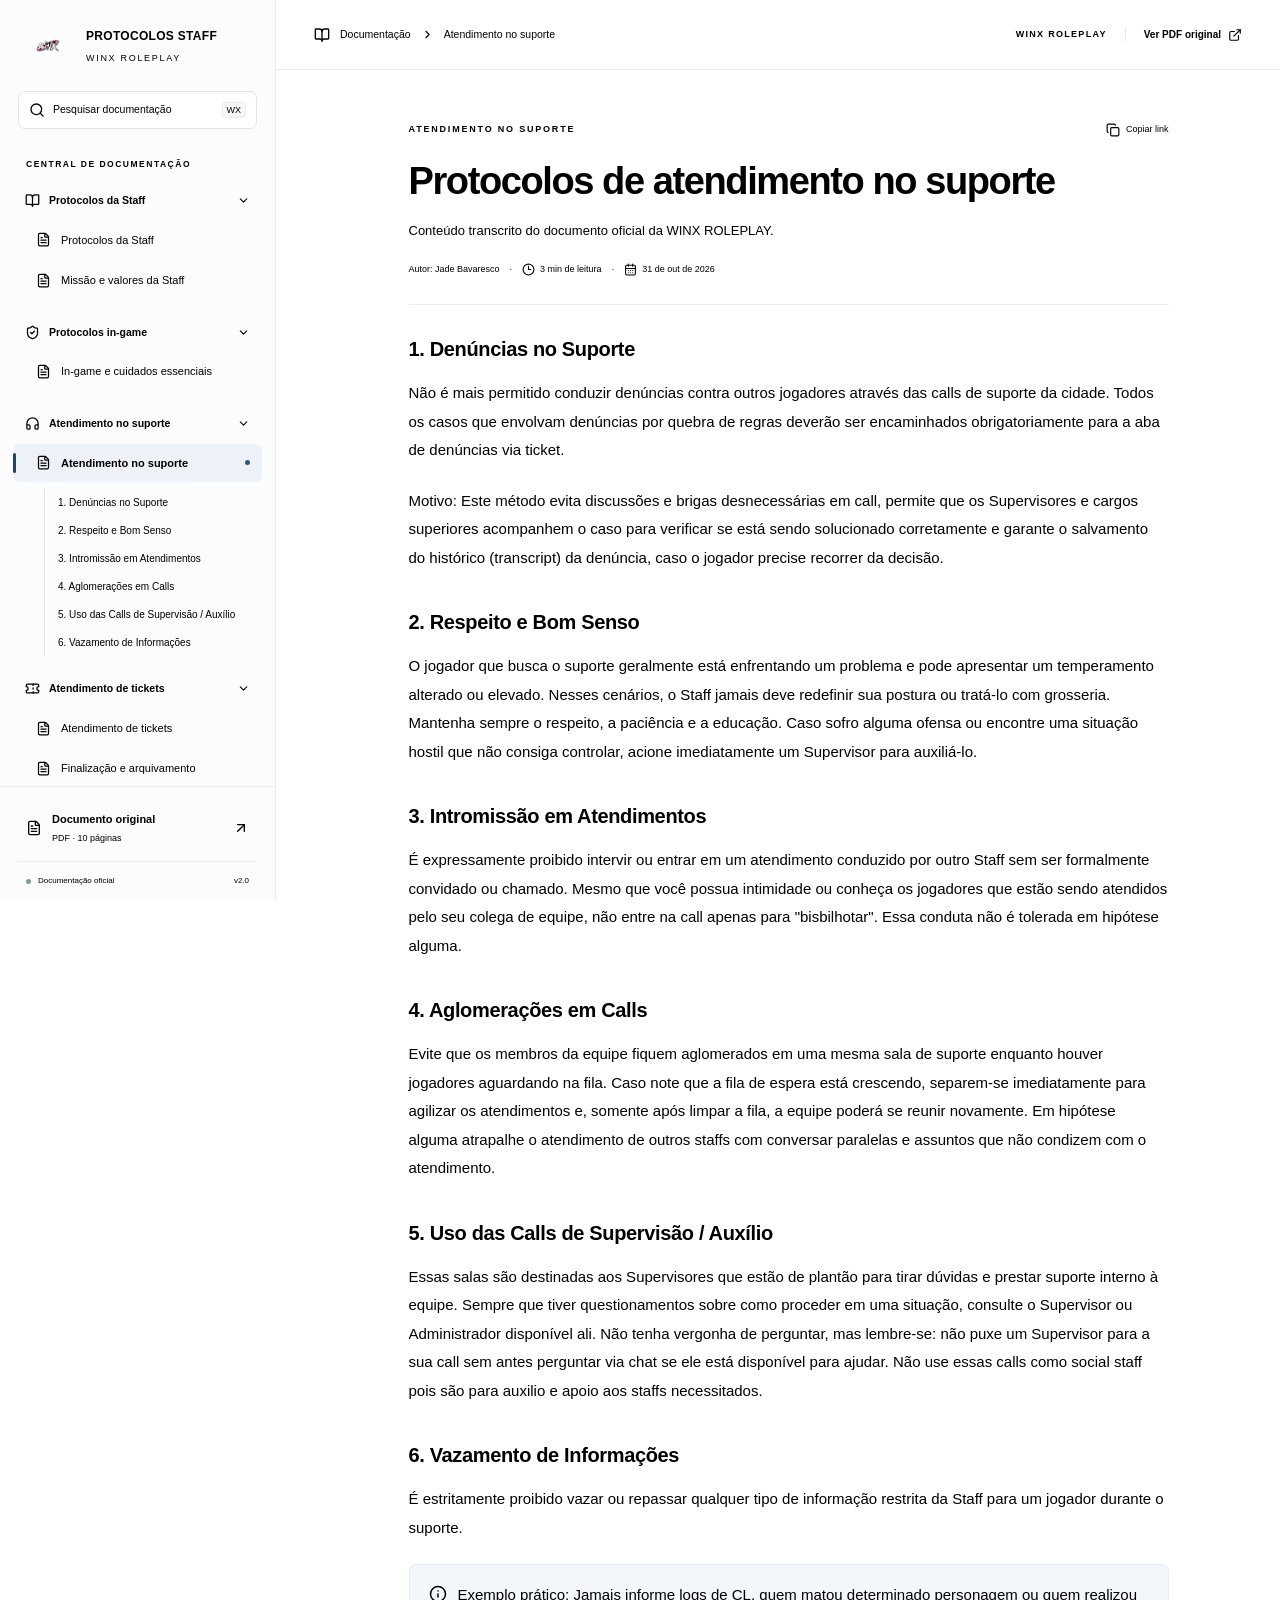
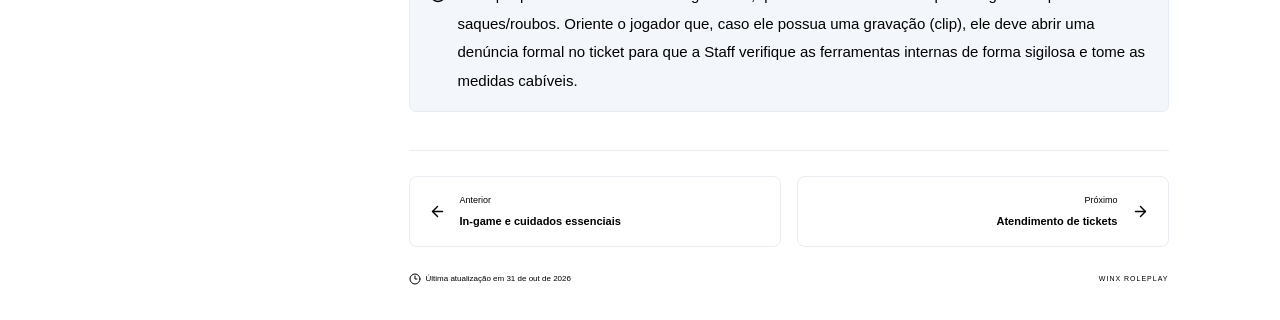
<file: suporte.html>
<!doctype html>
<html lang="pt-BR">
<head>
  <meta charset="utf-8">
  <meta name="viewport" content="width=device-width, initial-scale=1">
  <meta name="description" content="Guia prático de orientação para staffs de controle — WINX CITY. Autor: Jade Bavaresco.">
  <title>Atendimento no suporte · PROTOCOLOS STAFF</title>
  <link rel="icon" href="./favicon.ico">
  <link rel="stylesheet" href="./styles.css">
  <script src="./site-pages.js" defer></script>
  <script src="./app.js" defer></script>
  <script src="./runable.js" defer data-hostname="winx-city-static" data-url="https://r.lilstts.com/events"></script>
</head>
<body>
<!-- Página exportada do portal existente. Edite as regras no bloco class="markdown". -->
<div class="portal">
<a class="skip-link" href="#main-content">Ir para o conteúdo</a>
<aside class="sidebar">
<a class="brand" href="./index.html">
<img alt="Logo oficial WINX" src="./images/winx-logo.png">
<div>
<strong>PROTOCOLOS STAFF</strong>
<small>WINX ROLEPLAY</small>
</div>
</a>
<button class="sidebar-search">
<svg xmlns="http://www.w3.org/2000/svg" width="16" height="16" viewBox="0 0 24 24" fill="none" stroke="currentColor" stroke-width="2" stroke-linecap="round" stroke-linejoin="round" class="lucide lucide-search" aria-hidden="true">
<path d="m21 21-4.34-4.34">
</path>
<circle cx="11" cy="11" r="8">
</circle>
</svg>
<span>Pesquisar documentação</span>
<kbd>WX</kbd>
</button>
<div class="sidebar-section-label">CENTRAL DE DOCUMENTAÇÃO</div>
<nav aria-label="Navegação dos protocolos">
<div class="nav-group" style="margin-left: 0px;">
<button class="nav-group-heading" aria-expanded="true">
<svg xmlns="http://www.w3.org/2000/svg" width="15" height="15" viewBox="0 0 24 24" fill="none" stroke="currentColor" stroke-width="2" stroke-linecap="round" stroke-linejoin="round" class="lucide lucide-book-open" aria-hidden="true">
<path d="M12 7v14">
</path>
<path d="M3 18a1 1 0 0 1-1-1V4a1 1 0 0 1 1-1h5a4 4 0 0 1 4 4 4 4 0 0 1 4-4h5a1 1 0 0 1 1 1v13a1 1 0 0 1-1 1h-6a3 3 0 0 0-3 3 3 3 0 0 0-3-3z">
</path>
</svg>
<span>Protocolos da Staff</span>
<svg xmlns="http://www.w3.org/2000/svg" width="13" height="13" viewBox="0 0 24 24" fill="none" stroke="currentColor" stroke-width="2" stroke-linecap="round" stroke-linejoin="round" class="lucide lucide-chevron-down" aria-hidden="true">
<path d="m6 9 6 6 6-6">
</path>
</svg>
</button>
<div class="nav-group-items">
<div>
<a href="./index.html" class="nav-item ">
<svg xmlns="http://www.w3.org/2000/svg" width="15" height="15" viewBox="0 0 24 24" fill="none" stroke="currentColor" stroke-width="2" stroke-linecap="round" stroke-linejoin="round" class="lucide lucide-file-text" aria-hidden="true">
<path d="M6 22a2 2 0 0 1-2-2V4a2 2 0 0 1 2-2h8a2.4 2.4 0 0 1 1.704.706l3.588 3.588A2.4 2.4 0 0 1 20 8v12a2 2 0 0 1-2 2z">
</path>
<path d="M14 2v5a1 1 0 0 0 1 1h5">
</path>
<path d="M10 9H8">
</path>
<path d="M16 13H8">
</path>
<path d="M16 17H8">
</path>
</svg>
<span>Protocolos da Staff</span>
</a>
</div>
<div>
<a href="./missao-e-valores.html" class="nav-item ">
<svg xmlns="http://www.w3.org/2000/svg" width="15" height="15" viewBox="0 0 24 24" fill="none" stroke="currentColor" stroke-width="2" stroke-linecap="round" stroke-linejoin="round" class="lucide lucide-file-text" aria-hidden="true">
<path d="M6 22a2 2 0 0 1-2-2V4a2 2 0 0 1 2-2h8a2.4 2.4 0 0 1 1.704.706l3.588 3.588A2.4 2.4 0 0 1 20 8v12a2 2 0 0 1-2 2z">
</path>
<path d="M14 2v5a1 1 0 0 0 1 1h5">
</path>
<path d="M10 9H8">
</path>
<path d="M16 13H8">
</path>
<path d="M16 17H8">
</path>
</svg>
<span>Missão e valores da Staff</span>
</a>
</div>
</div>
</div>
<div class="nav-group" style="margin-left: 0px;">
<button class="nav-group-heading" aria-expanded="true">
<svg xmlns="http://www.w3.org/2000/svg" width="15" height="15" viewBox="0 0 24 24" fill="none" stroke="currentColor" stroke-width="2" stroke-linecap="round" stroke-linejoin="round" class="lucide lucide-shield-check" aria-hidden="true">
<path d="M20 13c0 5-3.5 7.5-7.66 8.95a1 1 0 0 1-.67-.01C7.5 20.5 4 18 4 13V6a1 1 0 0 1 1-1c2 0 4.5-1.2 6.24-2.72a1.17 1.17 0 0 1 1.52 0C14.51 3.81 17 5 19 5a1 1 0 0 1 1 1z">
</path>
<path d="m9 12 2 2 4-4">
</path>
</svg>
<span>Protocolos in-game</span>
<svg xmlns="http://www.w3.org/2000/svg" width="13" height="13" viewBox="0 0 24 24" fill="none" stroke="currentColor" stroke-width="2" stroke-linecap="round" stroke-linejoin="round" class="lucide lucide-chevron-down" aria-hidden="true">
<path d="m6 9 6 6 6-6">
</path>
</svg>
</button>
<div class="nav-group-items">
<div>
<a href="./in-game.html" class="nav-item ">
<svg xmlns="http://www.w3.org/2000/svg" width="15" height="15" viewBox="0 0 24 24" fill="none" stroke="currentColor" stroke-width="2" stroke-linecap="round" stroke-linejoin="round" class="lucide lucide-file-text" aria-hidden="true">
<path d="M6 22a2 2 0 0 1-2-2V4a2 2 0 0 1 2-2h8a2.4 2.4 0 0 1 1.704.706l3.588 3.588A2.4 2.4 0 0 1 20 8v12a2 2 0 0 1-2 2z">
</path>
<path d="M14 2v5a1 1 0 0 0 1 1h5">
</path>
<path d="M10 9H8">
</path>
<path d="M16 13H8">
</path>
<path d="M16 17H8">
</path>
</svg>
<span>In-game e cuidados essenciais</span>
</a>
</div>
</div>
</div>
<div class="nav-group" style="margin-left: 0px;">
<button class="nav-group-heading" aria-expanded="true">
<svg xmlns="http://www.w3.org/2000/svg" width="15" height="15" viewBox="0 0 24 24" fill="none" stroke="currentColor" stroke-width="2" stroke-linecap="round" stroke-linejoin="round" class="lucide lucide-headphones" aria-hidden="true">
<path d="M3 14h3a2 2 0 0 1 2 2v3a2 2 0 0 1-2 2H5a2 2 0 0 1-2-2v-7a9 9 0 0 1 18 0v7a2 2 0 0 1-2 2h-1a2 2 0 0 1-2-2v-3a2 2 0 0 1 2-2h3">
</path>
</svg>
<span>Atendimento no suporte</span>
<svg xmlns="http://www.w3.org/2000/svg" width="13" height="13" viewBox="0 0 24 24" fill="none" stroke="currentColor" stroke-width="2" stroke-linecap="round" stroke-linejoin="round" class="lucide lucide-chevron-down" aria-hidden="true">
<path d="m6 9 6 6 6-6">
</path>
</svg>
</button>
<div class="nav-group-items">
<div>
<a href="./suporte.html" class="nav-item active" aria-current="page">
<svg xmlns="http://www.w3.org/2000/svg" width="15" height="15" viewBox="0 0 24 24" fill="none" stroke="currentColor" stroke-width="2" stroke-linecap="round" stroke-linejoin="round" class="lucide lucide-file-text" aria-hidden="true">
<path d="M6 22a2 2 0 0 1-2-2V4a2 2 0 0 1 2-2h8a2.4 2.4 0 0 1 1.704.706l3.588 3.588A2.4 2.4 0 0 1 20 8v12a2 2 0 0 1-2 2z">
</path>
<path d="M14 2v5a1 1 0 0 0 1 1h5">
</path>
<path d="M10 9H8">
</path>
<path d="M16 13H8">
</path>
<path d="M16 17H8">
</path>
</svg>
<span>Atendimento no suporte</span>
<span class="active-dot">
</span>
</a>
<div class="nav-subsections">
<a href="#1-denuncias-no-suporte">1. Denúncias no Suporte</a>
<a href="#2-respeito-e-bom-senso">2. Respeito e Bom Senso</a>
<a href="#3-intromissao-em-atendimentos">3. Intromissão em Atendimentos</a>
<a href="#4-aglomeracoes-em-calls">4. Aglomerações em Calls</a>
<a href="#5-uso-das-calls-de-supervisao-auxilio">5. Uso das Calls de Supervisão / Auxílio</a>
<a href="#6-vazamento-de-informacoes">6. Vazamento de Informações</a>
</div>
</div>
</div>
</div>
<div class="nav-group" style="margin-left: 0px;">
<button class="nav-group-heading" aria-expanded="true">
<svg xmlns="http://www.w3.org/2000/svg" width="15" height="15" viewBox="0 0 24 24" fill="none" stroke="currentColor" stroke-width="2" stroke-linecap="round" stroke-linejoin="round" class="lucide lucide-ticket" aria-hidden="true">
<path d="M2 9a3 3 0 0 1 0 6v2a2 2 0 0 0 2 2h16a2 2 0 0 0 2-2v-2a3 3 0 0 1 0-6V7a2 2 0 0 0-2-2H4a2 2 0 0 0-2 2Z">
</path>
<path d="M13 5v2">
</path>
<path d="M13 17v2">
</path>
<path d="M13 11v2">
</path>
</svg>
<span>Atendimento de tickets</span>
<svg xmlns="http://www.w3.org/2000/svg" width="13" height="13" viewBox="0 0 24 24" fill="none" stroke="currentColor" stroke-width="2" stroke-linecap="round" stroke-linejoin="round" class="lucide lucide-chevron-down" aria-hidden="true">
<path d="m6 9 6 6 6-6">
</path>
</svg>
</button>
<div class="nav-group-items">
<div>
<a href="./tickets.html" class="nav-item ">
<svg xmlns="http://www.w3.org/2000/svg" width="15" height="15" viewBox="0 0 24 24" fill="none" stroke="currentColor" stroke-width="2" stroke-linecap="round" stroke-linejoin="round" class="lucide lucide-file-text" aria-hidden="true">
<path d="M6 22a2 2 0 0 1-2-2V4a2 2 0 0 1 2-2h8a2.4 2.4 0 0 1 1.704.706l3.588 3.588A2.4 2.4 0 0 1 20 8v12a2 2 0 0 1-2 2z">
</path>
<path d="M14 2v5a1 1 0 0 0 1 1h5">
</path>
<path d="M10 9H8">
</path>
<path d="M16 13H8">
</path>
<path d="M16 17H8">
</path>
</svg>
<span>Atendimento de tickets</span>
</a>
</div>
<div>
<a href="./finalizacao.html" class="nav-item ">
<svg xmlns="http://www.w3.org/2000/svg" width="15" height="15" viewBox="0 0 24 24" fill="none" stroke="currentColor" stroke-width="2" stroke-linecap="round" stroke-linejoin="round" class="lucide lucide-file-text" aria-hidden="true">
<path d="M6 22a2 2 0 0 1-2-2V4a2 2 0 0 1 2-2h8a2.4 2.4 0 0 1 1.704.706l3.588 3.588A2.4 2.4 0 0 1 20 8v12a2 2 0 0 1-2 2z">
</path>
<path d="M14 2v5a1 1 0 0 0 1 1h5">
</path>
<path d="M10 9H8">
</path>
<path d="M16 13H8">
</path>
<path d="M16 17H8">
</path>
</svg>
<span>Finalização e arquivamento</span>
</a>
</div>
<div>
<a href="./denuncia-staff.html" class="nav-item ">
<svg xmlns="http://www.w3.org/2000/svg" width="15" height="15" viewBox="0 0 24 24" fill="none" stroke="currentColor" stroke-width="2" stroke-linecap="round" stroke-linejoin="round" class="lucide lucide-file-text" aria-hidden="true">
<path d="M6 22a2 2 0 0 1-2-2V4a2 2 0 0 1 2-2h8a2.4 2.4 0 0 1 1.704.706l3.588 3.588A2.4 2.4 0 0 1 20 8v12a2 2 0 0 1-2 2z">
</path>
<path d="M14 2v5a1 1 0 0 0 1 1h5">
</path>
<path d="M10 9H8">
</path>
<path d="M16 13H8">
</path>
<path d="M16 17H8">
</path>
</svg>
<span>Denúncia contra membros Staff</span>
</a>
</div>
<div>
<a href="./unban.html" class="nav-item ">
<svg xmlns="http://www.w3.org/2000/svg" width="15" height="15" viewBox="0 0 24 24" fill="none" stroke="currentColor" stroke-width="2" stroke-linecap="round" stroke-linejoin="round" class="lucide lucide-file-text" aria-hidden="true">
<path d="M6 22a2 2 0 0 1-2-2V4a2 2 0 0 1 2-2h8a2.4 2.4 0 0 1 1.704.706l3.588 3.588A2.4 2.4 0 0 1 20 8v12a2 2 0 0 1-2 2z">
</path>
<path d="M14 2v5a1 1 0 0 0 1 1h5">
</path>
<path d="M10 9H8">
</path>
<path d="M16 13H8">
</path>
<path d="M16 17H8">
</path>
</svg>
<span>Solicitação de unban</span>
</a>
</div>
</div>
</div>
<div class="nav-group" style="margin-left: 0px;">
<button class="nav-group-heading" aria-expanded="true">
<svg xmlns="http://www.w3.org/2000/svg" width="15" height="15" viewBox="0 0 24 24" fill="none" stroke="currentColor" stroke-width="2" stroke-linecap="round" stroke-linejoin="round" class="lucide lucide-users" aria-hidden="true">
<path d="M16 21v-2a4 4 0 0 0-4-4H6a4 4 0 0 0-4 4v2">
</path>
<path d="M16 3.128a4 4 0 0 1 0 7.744">
</path>
<path d="M22 21v-2a4 4 0 0 0-3-3.87">
</path>
<circle cx="9" cy="7" r="4">
</circle>
</svg>
<span>Gestão e desenvolvimento</span>
<svg xmlns="http://www.w3.org/2000/svg" width="13" height="13" viewBox="0 0 24 24" fill="none" stroke="currentColor" stroke-width="2" stroke-linecap="round" stroke-linejoin="round" class="lucide lucide-chevron-down" aria-hidden="true">
<path d="m6 9 6 6 6-6">
</path>
</svg>
</button>
<div class="nav-group-items">
<div>
<a href="./gestao.html" class="nav-item ">
<svg xmlns="http://www.w3.org/2000/svg" width="15" height="15" viewBox="0 0 24 24" fill="none" stroke="currentColor" stroke-width="2" stroke-linecap="round" stroke-linejoin="round" class="lucide lucide-file-text" aria-hidden="true">
<path d="M6 22a2 2 0 0 1-2-2V4a2 2 0 0 1 2-2h8a2.4 2.4 0 0 1 1.704.706l3.588 3.588A2.4 2.4 0 0 1 20 8v12a2 2 0 0 1-2 2z">
</path>
<path d="M14 2v5a1 1 0 0 0 1 1h5">
</path>
<path d="M10 9H8">
</path>
<path d="M16 13H8">
</path>
<path d="M16 17H8">
</path>
</svg>
<span>Gestão e desenvolvimento</span>
</a>
</div>
</div>
</div>
</nav>
<div class="sidebar-bottom">
<button class="original-link">
<svg xmlns="http://www.w3.org/2000/svg" width="16" height="16" viewBox="0 0 24 24" fill="none" stroke="currentColor" stroke-width="2" stroke-linecap="round" stroke-linejoin="round" class="lucide lucide-file-text" aria-hidden="true">
<path d="M6 22a2 2 0 0 1-2-2V4a2 2 0 0 1 2-2h8a2.4 2.4 0 0 1 1.704.706l3.588 3.588A2.4 2.4 0 0 1 20 8v12a2 2 0 0 1-2 2z">
</path>
<path d="M14 2v5a1 1 0 0 0 1 1h5">
</path>
<path d="M10 9H8">
</path>
<path d="M16 13H8">
</path>
<path d="M16 17H8">
</path>
</svg>
<span>Documento original<small>PDF · 10 páginas</small>
</span>
<svg xmlns="http://www.w3.org/2000/svg" width="16" height="16" viewBox="0 0 24 24" fill="none" stroke="currentColor" stroke-width="2" stroke-linecap="round" stroke-linejoin="round" class="lucide lucide-arrow-up-right" aria-hidden="true">
<path d="M7 7h10v10">
</path>
<path d="M7 17 17 7">
</path>
</svg>
</button>
<div class="sidebar-edition">
<span class="status-dot">
</span>Documentação oficial<span>v2.0</span>
</div>
</div>
</aside>
<div class="workspace">
<header class="topbar">
<div class="breadcrumb">
<button class="icon-button mobile-menu" aria-label="Abrir menu">
<svg xmlns="http://www.w3.org/2000/svg" width="21" height="21" viewBox="0 0 24 24" fill="none" stroke="currentColor" stroke-width="2" stroke-linecap="round" stroke-linejoin="round" class="lucide lucide-menu" aria-hidden="true">
<path d="M4 5h16">
</path>
<path d="M4 12h16">
</path>
<path d="M4 19h16">
</path>
</svg>
</button>
<img class="mobile-brand" alt="Logo WINX" src="./images/winx-logo.png">
<svg xmlns="http://www.w3.org/2000/svg" width="16" height="16" viewBox="0 0 24 24" fill="none" stroke="currentColor" stroke-width="2" stroke-linecap="round" stroke-linejoin="round" class="lucide lucide-book-open" aria-hidden="true">
<path d="M12 7v14">
</path>
<path d="M3 18a1 1 0 0 1-1-1V4a1 1 0 0 1 1-1h5a4 4 0 0 1 4 4 4 4 0 0 1 4-4h5a1 1 0 0 1 1 1v13a1 1 0 0 1-1 1h-6a3 3 0 0 0-3 3 3 3 0 0 0-3-3z">
</path>
</svg>
<span>Documentação</span>
<svg xmlns="http://www.w3.org/2000/svg" width="13" height="13" viewBox="0 0 24 24" fill="none" stroke="currentColor" stroke-width="2" stroke-linecap="round" stroke-linejoin="round" class="lucide lucide-chevron-right" aria-hidden="true">
<path d="m9 18 6-6-6-6">
</path>
</svg>
<strong>Atendimento no suporte</strong>
</div>
<div class="topbar-actions">
<span class="topbar-city">WINX ROLEPLAY</span>
<span class="topbar-divider">
</span>
<button class="text-button">
<span>Ver PDF original</span>
<svg xmlns="http://www.w3.org/2000/svg" width="14" height="14" viewBox="0 0 24 24" fill="none" stroke="currentColor" stroke-width="2" stroke-linecap="round" stroke-linejoin="round" class="lucide lucide-external-link" aria-hidden="true">
<path d="M15 3h6v6">
</path>
<path d="M10 14 21 3">
</path>
<path d="M18 13v6a2 2 0 0 1-2 2H5a2 2 0 0 1-2-2V8a2 2 0 0 1 2-2h6">
</path>
</svg>
</button>
<button class="icon-button mobile-search" aria-label="Pesquisar">
<svg xmlns="http://www.w3.org/2000/svg" width="19" height="19" viewBox="0 0 24 24" fill="none" stroke="currentColor" stroke-width="2" stroke-linecap="round" stroke-linejoin="round" class="lucide lucide-search" aria-hidden="true">
<path d="m21 21-4.34-4.34">
</path>
<circle cx="11" cy="11" r="8">
</circle>
</svg>
</button>
</div>
</header>
<div class="reading-layout">
<main class="article-column" id="main-content">
<article class="document-article">
<div class="article-eyebrow">
<span class="eyebrow">ATENDIMENTO NO SUPORTE</span>
<button class="copy-page">
<svg xmlns="http://www.w3.org/2000/svg" width="14" height="14" viewBox="0 0 24 24" fill="none" stroke="currentColor" stroke-width="2" stroke-linecap="round" stroke-linejoin="round" class="lucide lucide-copy" aria-hidden="true">
<rect width="14" height="14" x="8" y="8" rx="2" ry="2">
</rect>
<path d="M4 16c-1.1 0-2-.9-2-2V4c0-1.1.9-2 2-2h10c1.1 0 2 .9 2 2">
</path>
</svg>
<span>Copiar link</span>
</button>
</div>
<h1 id="visao-geral">Protocolos de atendimento no suporte</h1>
<p class="article-subtitle">Conteúdo transcrito do documento oficial da WINX ROLEPLAY.</p>
<div class="document-meta">
<span>Autor: Jade Bavaresco</span>
<span class="meta-dot">·</span>
<span>
<svg xmlns="http://www.w3.org/2000/svg" width="13" height="13" viewBox="0 0 24 24" fill="none" stroke="currentColor" stroke-width="2" stroke-linecap="round" stroke-linejoin="round" class="lucide lucide-clock3 lucide-clock-3" aria-hidden="true">
<circle cx="12" cy="12" r="10">
</circle>
<path d="M12 6v6h4">
</path>
</svg>3 min de leitura</span>
<span class="meta-dot">·</span>
<span>
<svg xmlns="http://www.w3.org/2000/svg" width="13" height="13" viewBox="0 0 24 24" fill="none" stroke="currentColor" stroke-width="2" stroke-linecap="round" stroke-linejoin="round" class="lucide lucide-calendar-days" aria-hidden="true">
<path d="M8 2v4">
</path>
<path d="M16 2v4">
</path>
<rect width="18" height="18" x="3" y="4" rx="2">
</rect>
<path d="M3 10h18">
</path>
<path d="M8 14h.01">
</path>
<path d="M12 14h.01">
</path>
<path d="M16 14h.01">
</path>
<path d="M8 18h.01">
</path>
<path d="M12 18h.01">
</path>
<path d="M16 18h.01">
</path>
</svg>31 de out de 2026</span>
</div>
<div class="article-rule">
</div>
<button class="mobile-toc-button">
<svg xmlns="http://www.w3.org/2000/svg" width="16" height="16" viewBox="0 0 24 24" fill="none" stroke="currentColor" stroke-width="2" stroke-linecap="round" stroke-linejoin="round" class="lucide lucide-list" aria-hidden="true">
<path d="M3 5h.01">
</path>
<path d="M3 12h.01">
</path>
<path d="M3 19h.01">
</path>
<path d="M8 5h13">
</path>
<path d="M8 12h13">
</path>
<path d="M8 19h13">
</path>
</svg>Nesta página<svg xmlns="http://www.w3.org/2000/svg" width="14" height="14" viewBox="0 0 24 24" fill="none" stroke="currentColor" stroke-width="2" stroke-linecap="round" stroke-linejoin="round" class="lucide lucide-chevron-down" aria-hidden="true">
<path d="m6 9 6 6 6-6">
</path>
</svg>
</button>
<div class="markdown ">
<h2 id="1-denuncias-no-suporte">1. Denúncias no Suporte<a class="heading-link" href="#1-denuncias-no-suporte" aria-label="Link desta seção">#</a>
</h2>
<p>Não é mais permitido conduzir denúncias contra outros jogadores através das calls de suporte da cidade. Todos os casos que envolvam denúncias por quebra de regras deverão ser encaminhados obrigatoriamente para a aba de denúncias via ticket.</p>
<p>Motivo: Este método evita discussões e brigas desnecessárias em call, permite que os Supervisores e cargos superiores acompanhem o caso para verificar se está sendo solucionado corretamente e garante o salvamento do histórico (transcript) da denúncia, caso o jogador precise recorrer da decisão.</p>
<h2 id="2-respeito-e-bom-senso">2. Respeito e Bom Senso<a class="heading-link" href="#2-respeito-e-bom-senso" aria-label="Link desta seção">#</a>
</h2>
<p>O jogador que busca o suporte geralmente está enfrentando um problema e pode apresentar um temperamento alterado ou elevado. Nesses cenários, o Staff jamais deve redefinir sua postura ou tratá-lo com grosseria. Mantenha sempre o respeito, a paciência e a educação. Caso sofro alguma ofensa ou encontre uma situação hostil que não consiga controlar, acione imediatamente um Supervisor para auxiliá-lo.</p>
<h2 id="3-intromissao-em-atendimentos">3. Intromissão em Atendimentos<a class="heading-link" href="#3-intromissao-em-atendimentos" aria-label="Link desta seção">#</a>
</h2>
<p>É expressamente proibido intervir ou entrar em um atendimento conduzido por outro Staff sem ser formalmente convidado ou chamado. Mesmo que você possua intimidade ou conheça os jogadores que estão sendo atendidos pelo seu colega de equipe, não entre na call apenas para "bisbilhotar". Essa conduta não é tolerada em hipótese alguma.</p>
<h2 id="4-aglomeracoes-em-calls">4. Aglomerações em Calls<a class="heading-link" href="#4-aglomeracoes-em-calls" aria-label="Link desta seção">#</a>
</h2>
<p>Evite que os membros da equipe fiquem aglomerados em uma mesma sala de suporte enquanto houver jogadores aguardando na fila. Caso note que a fila de espera está crescendo, separem-se imediatamente para agilizar os atendimentos e, somente após limpar a fila, a equipe poderá se reunir novamente. Em hipótese alguma atrapalhe o atendimento de outros staffs com conversar paralelas e assuntos que não condizem com o atendimento.</p>
<h2 id="5-uso-das-calls-de-supervisao-auxilio">5. Uso das Calls de Supervisão / Auxílio<a class="heading-link" href="#5-uso-das-calls-de-supervisao-auxilio" aria-label="Link desta seção">#</a>
</h2>
<p>Essas salas são destinadas aos Supervisores que estão de plantão para tirar dúvidas e prestar suporte interno à equipe. Sempre que tiver questionamentos sobre como proceder em uma situação, consulte o Supervisor ou Administrador disponível ali. Não tenha vergonha de perguntar, mas lembre-se: não puxe um Supervisor para a sua call sem antes perguntar via chat se ele está disponível para ajudar. Não use essas calls como social staff pois são para auxilio e apoio aos staffs necessitados.</p>
<h2 id="6-vazamento-de-informacoes">6. Vazamento de Informações<a class="heading-link" href="#6-vazamento-de-informacoes" aria-label="Link desta seção">#</a>
</h2>
<p>É estritamente proibido vazar ou repassar qualquer tipo de informação restrita da Staff para um jogador durante o suporte.</p>
<div class="protocol-callout">
<svg xmlns="http://www.w3.org/2000/svg" width="18" height="18" viewBox="0 0 24 24" fill="none" stroke="currentColor" stroke-width="2" stroke-linecap="round" stroke-linejoin="round" class="lucide lucide-info" aria-hidden="true">
<circle cx="12" cy="12" r="10">
</circle>
<path d="M12 16v-4">
</path>
<path d="M12 8h.01">
</path>
</svg>
<p>Exemplo prático: Jamais informe logs de CL, quem matou determinado personagem ou quem realizou saques/roubos. Oriente o jogador que, caso ele possua uma gravação (clip), ele deve abrir uma denúncia formal no ticket para que a Staff verifique as ferramentas internas de forma sigilosa e tome as medidas cabíveis.</p>
</div>
</div>
<div class="page-navigation">
<a class="previous-page" href="./in-game.html">
<svg xmlns="http://www.w3.org/2000/svg" width="17" height="17" viewBox="0 0 24 24" fill="none" stroke="currentColor" stroke-width="2" stroke-linecap="round" stroke-linejoin="round" class="lucide lucide-arrow-left" aria-hidden="true">
<path d="m12 19-7-7 7-7">
</path>
<path d="M19 12H5">
</path>
</svg>
<div>
<small>Anterior</small>
<strong>In-game e cuidados essenciais</strong>
</div>
</a>
<a class="next-page" href="./tickets.html">
<div>
<small>Próximo</small>
<strong>Atendimento de tickets</strong>
</div>
<svg xmlns="http://www.w3.org/2000/svg" width="17" height="17" viewBox="0 0 24 24" fill="none" stroke="currentColor" stroke-width="2" stroke-linecap="round" stroke-linejoin="round" class="lucide lucide-arrow-right" aria-hidden="true">
<path d="M5 12h14">
</path>
<path d="m12 5 7 7-7 7">
</path>
</svg>
</a>
</div>
<footer class="article-footer">
<span>
<svg xmlns="http://www.w3.org/2000/svg" width="12" height="12" viewBox="0 0 24 24" fill="none" stroke="currentColor" stroke-width="2" stroke-linecap="round" stroke-linejoin="round" class="lucide lucide-clock3 lucide-clock-3" aria-hidden="true">
<circle cx="12" cy="12" r="10">
</circle>
<path d="M12 6v6h4">
</path>
</svg>Última atualização em 31 de out de 2026</span>
<span>WINX ROLEPLAY</span>
</footer>
<noscript>
<p class="static-pdf-fallback">
<a href="./documents/protocolos-original.pdf">Abrir PDF oficial</a>
</p>
</noscript>
</article>
</main>
</div>
</div>
</div>
</body>
</html>
</file>
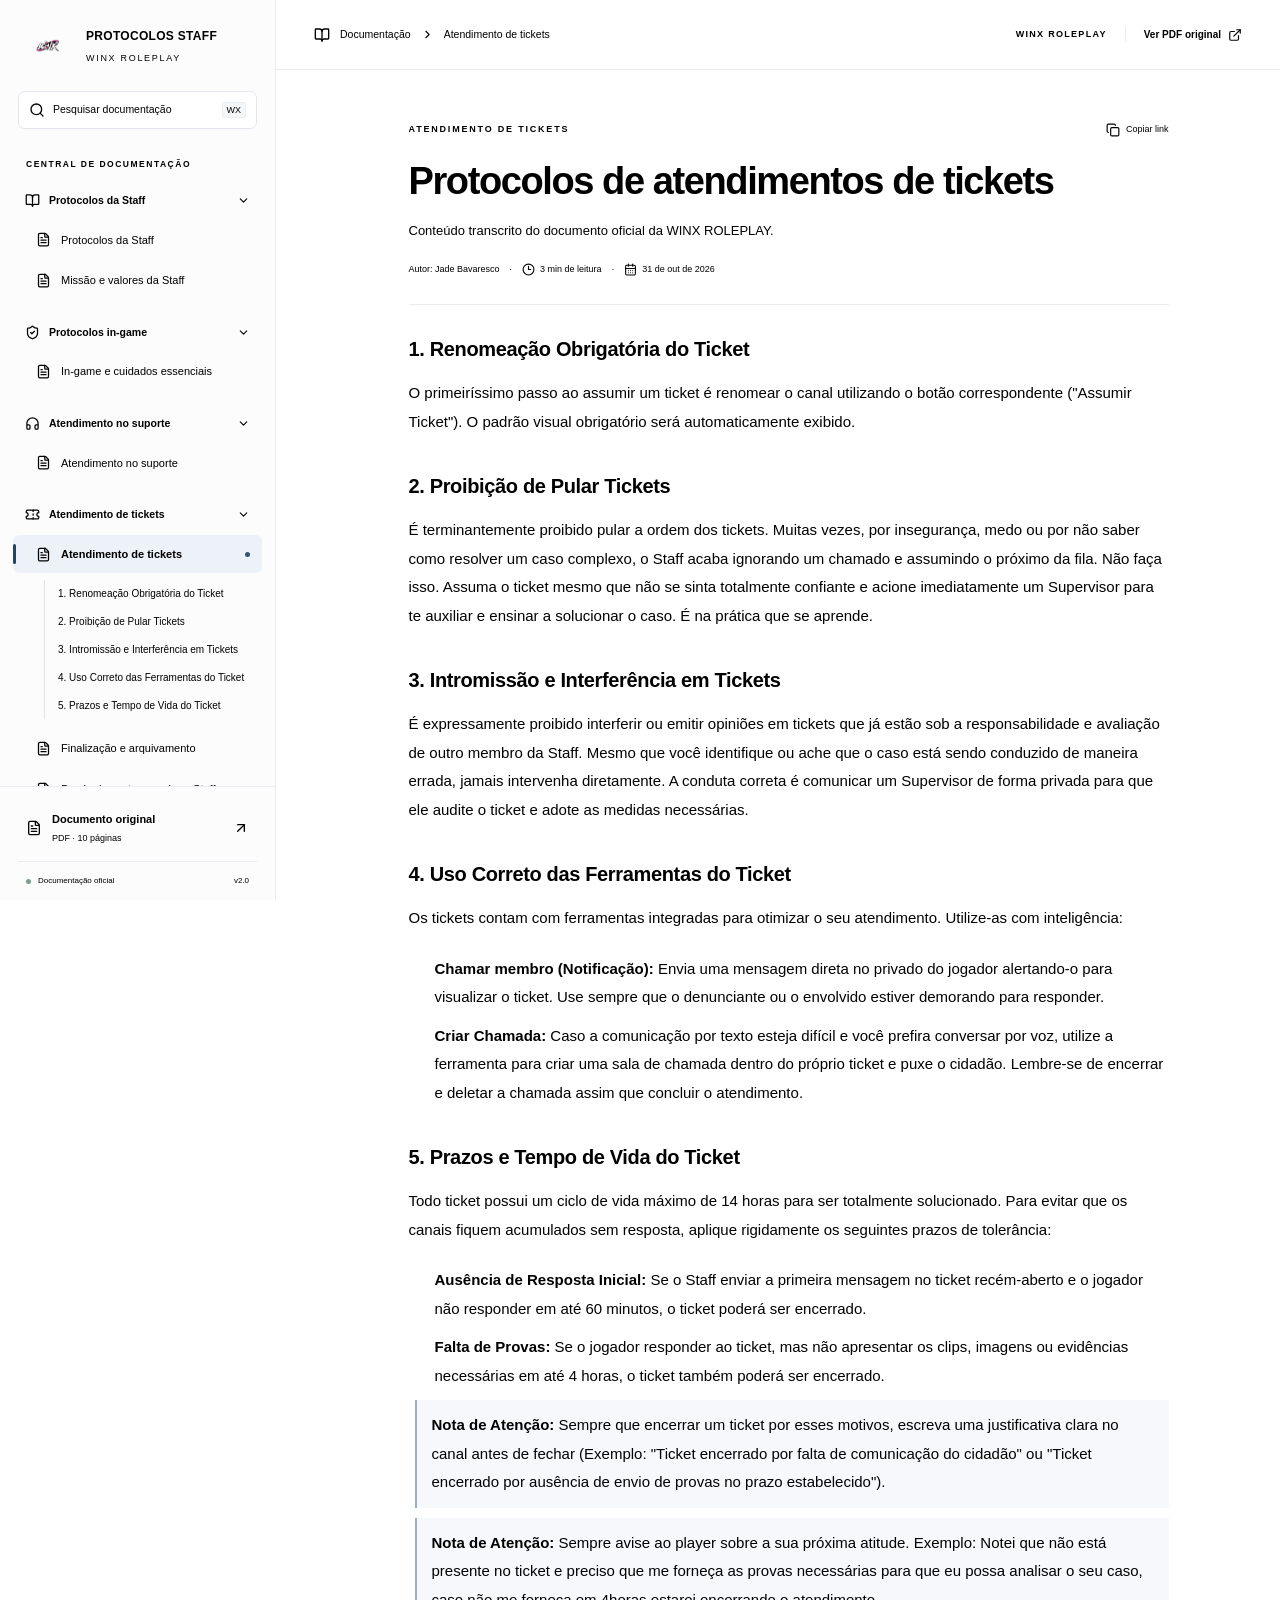
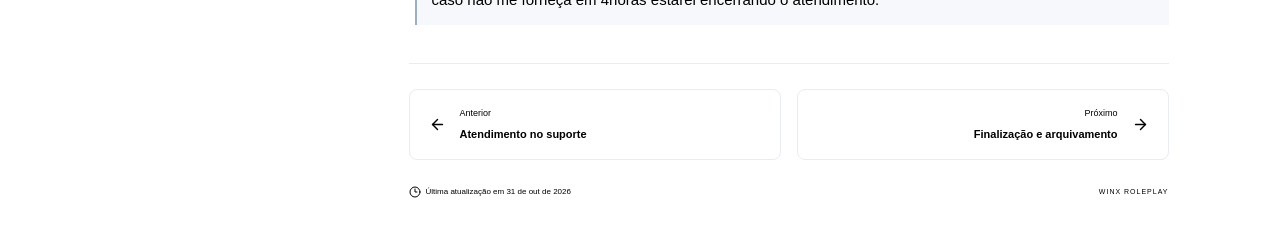
<file: tickets.html>
<!doctype html>
<html lang="pt-BR">
<head>
  <meta charset="utf-8">
  <meta name="viewport" content="width=device-width, initial-scale=1">
  <meta name="description" content="Guia prático de orientação para staffs de controle — WINX CITY. Autor: Jade Bavaresco.">
  <title>Atendimento de tickets · PROTOCOLOS STAFF</title>
  <link rel="icon" href="./favicon.ico">
  <link rel="stylesheet" href="./styles.css">
  <script src="./site-pages.js" defer></script>
  <script src="./app.js" defer></script>
  <script src="./runable.js" defer data-hostname="winx-city-static" data-url="https://r.lilstts.com/events"></script>
</head>
<body>
<!-- Página exportada do portal existente. Edite as regras no bloco class="markdown". -->
<div class="portal">
<a class="skip-link" href="#main-content">Ir para o conteúdo</a>
<aside class="sidebar">
<a class="brand" href="./index.html">
<img alt="Logo oficial WINX" src="./images/winx-logo.png">
<div>
<strong>PROTOCOLOS STAFF</strong>
<small>WINX ROLEPLAY</small>
</div>
</a>
<button class="sidebar-search">
<svg xmlns="http://www.w3.org/2000/svg" width="16" height="16" viewBox="0 0 24 24" fill="none" stroke="currentColor" stroke-width="2" stroke-linecap="round" stroke-linejoin="round" class="lucide lucide-search" aria-hidden="true">
<path d="m21 21-4.34-4.34">
</path>
<circle cx="11" cy="11" r="8">
</circle>
</svg>
<span>Pesquisar documentação</span>
<kbd>WX</kbd>
</button>
<div class="sidebar-section-label">CENTRAL DE DOCUMENTAÇÃO</div>
<nav aria-label="Navegação dos protocolos">
<div class="nav-group" style="margin-left: 0px;">
<button class="nav-group-heading" aria-expanded="true">
<svg xmlns="http://www.w3.org/2000/svg" width="15" height="15" viewBox="0 0 24 24" fill="none" stroke="currentColor" stroke-width="2" stroke-linecap="round" stroke-linejoin="round" class="lucide lucide-book-open" aria-hidden="true">
<path d="M12 7v14">
</path>
<path d="M3 18a1 1 0 0 1-1-1V4a1 1 0 0 1 1-1h5a4 4 0 0 1 4 4 4 4 0 0 1 4-4h5a1 1 0 0 1 1 1v13a1 1 0 0 1-1 1h-6a3 3 0 0 0-3 3 3 3 0 0 0-3-3z">
</path>
</svg>
<span>Protocolos da Staff</span>
<svg xmlns="http://www.w3.org/2000/svg" width="13" height="13" viewBox="0 0 24 24" fill="none" stroke="currentColor" stroke-width="2" stroke-linecap="round" stroke-linejoin="round" class="lucide lucide-chevron-down" aria-hidden="true">
<path d="m6 9 6 6 6-6">
</path>
</svg>
</button>
<div class="nav-group-items">
<div>
<a href="./index.html" class="nav-item ">
<svg xmlns="http://www.w3.org/2000/svg" width="15" height="15" viewBox="0 0 24 24" fill="none" stroke="currentColor" stroke-width="2" stroke-linecap="round" stroke-linejoin="round" class="lucide lucide-file-text" aria-hidden="true">
<path d="M6 22a2 2 0 0 1-2-2V4a2 2 0 0 1 2-2h8a2.4 2.4 0 0 1 1.704.706l3.588 3.588A2.4 2.4 0 0 1 20 8v12a2 2 0 0 1-2 2z">
</path>
<path d="M14 2v5a1 1 0 0 0 1 1h5">
</path>
<path d="M10 9H8">
</path>
<path d="M16 13H8">
</path>
<path d="M16 17H8">
</path>
</svg>
<span>Protocolos da Staff</span>
</a>
</div>
<div>
<a href="./missao-e-valores.html" class="nav-item ">
<svg xmlns="http://www.w3.org/2000/svg" width="15" height="15" viewBox="0 0 24 24" fill="none" stroke="currentColor" stroke-width="2" stroke-linecap="round" stroke-linejoin="round" class="lucide lucide-file-text" aria-hidden="true">
<path d="M6 22a2 2 0 0 1-2-2V4a2 2 0 0 1 2-2h8a2.4 2.4 0 0 1 1.704.706l3.588 3.588A2.4 2.4 0 0 1 20 8v12a2 2 0 0 1-2 2z">
</path>
<path d="M14 2v5a1 1 0 0 0 1 1h5">
</path>
<path d="M10 9H8">
</path>
<path d="M16 13H8">
</path>
<path d="M16 17H8">
</path>
</svg>
<span>Missão e valores da Staff</span>
</a>
</div>
</div>
</div>
<div class="nav-group" style="margin-left: 0px;">
<button class="nav-group-heading" aria-expanded="true">
<svg xmlns="http://www.w3.org/2000/svg" width="15" height="15" viewBox="0 0 24 24" fill="none" stroke="currentColor" stroke-width="2" stroke-linecap="round" stroke-linejoin="round" class="lucide lucide-shield-check" aria-hidden="true">
<path d="M20 13c0 5-3.5 7.5-7.66 8.95a1 1 0 0 1-.67-.01C7.5 20.5 4 18 4 13V6a1 1 0 0 1 1-1c2 0 4.5-1.2 6.24-2.72a1.17 1.17 0 0 1 1.52 0C14.51 3.81 17 5 19 5a1 1 0 0 1 1 1z">
</path>
<path d="m9 12 2 2 4-4">
</path>
</svg>
<span>Protocolos in-game</span>
<svg xmlns="http://www.w3.org/2000/svg" width="13" height="13" viewBox="0 0 24 24" fill="none" stroke="currentColor" stroke-width="2" stroke-linecap="round" stroke-linejoin="round" class="lucide lucide-chevron-down" aria-hidden="true">
<path d="m6 9 6 6 6-6">
</path>
</svg>
</button>
<div class="nav-group-items">
<div>
<a href="./in-game.html" class="nav-item ">
<svg xmlns="http://www.w3.org/2000/svg" width="15" height="15" viewBox="0 0 24 24" fill="none" stroke="currentColor" stroke-width="2" stroke-linecap="round" stroke-linejoin="round" class="lucide lucide-file-text" aria-hidden="true">
<path d="M6 22a2 2 0 0 1-2-2V4a2 2 0 0 1 2-2h8a2.4 2.4 0 0 1 1.704.706l3.588 3.588A2.4 2.4 0 0 1 20 8v12a2 2 0 0 1-2 2z">
</path>
<path d="M14 2v5a1 1 0 0 0 1 1h5">
</path>
<path d="M10 9H8">
</path>
<path d="M16 13H8">
</path>
<path d="M16 17H8">
</path>
</svg>
<span>In-game e cuidados essenciais</span>
</a>
</div>
</div>
</div>
<div class="nav-group" style="margin-left: 0px;">
<button class="nav-group-heading" aria-expanded="true">
<svg xmlns="http://www.w3.org/2000/svg" width="15" height="15" viewBox="0 0 24 24" fill="none" stroke="currentColor" stroke-width="2" stroke-linecap="round" stroke-linejoin="round" class="lucide lucide-headphones" aria-hidden="true">
<path d="M3 14h3a2 2 0 0 1 2 2v3a2 2 0 0 1-2 2H5a2 2 0 0 1-2-2v-7a9 9 0 0 1 18 0v7a2 2 0 0 1-2 2h-1a2 2 0 0 1-2-2v-3a2 2 0 0 1 2-2h3">
</path>
</svg>
<span>Atendimento no suporte</span>
<svg xmlns="http://www.w3.org/2000/svg" width="13" height="13" viewBox="0 0 24 24" fill="none" stroke="currentColor" stroke-width="2" stroke-linecap="round" stroke-linejoin="round" class="lucide lucide-chevron-down" aria-hidden="true">
<path d="m6 9 6 6 6-6">
</path>
</svg>
</button>
<div class="nav-group-items">
<div>
<a href="./suporte.html" class="nav-item ">
<svg xmlns="http://www.w3.org/2000/svg" width="15" height="15" viewBox="0 0 24 24" fill="none" stroke="currentColor" stroke-width="2" stroke-linecap="round" stroke-linejoin="round" class="lucide lucide-file-text" aria-hidden="true">
<path d="M6 22a2 2 0 0 1-2-2V4a2 2 0 0 1 2-2h8a2.4 2.4 0 0 1 1.704.706l3.588 3.588A2.4 2.4 0 0 1 20 8v12a2 2 0 0 1-2 2z">
</path>
<path d="M14 2v5a1 1 0 0 0 1 1h5">
</path>
<path d="M10 9H8">
</path>
<path d="M16 13H8">
</path>
<path d="M16 17H8">
</path>
</svg>
<span>Atendimento no suporte</span>
</a>
</div>
</div>
</div>
<div class="nav-group" style="margin-left: 0px;">
<button class="nav-group-heading" aria-expanded="true">
<svg xmlns="http://www.w3.org/2000/svg" width="15" height="15" viewBox="0 0 24 24" fill="none" stroke="currentColor" stroke-width="2" stroke-linecap="round" stroke-linejoin="round" class="lucide lucide-ticket" aria-hidden="true">
<path d="M2 9a3 3 0 0 1 0 6v2a2 2 0 0 0 2 2h16a2 2 0 0 0 2-2v-2a3 3 0 0 1 0-6V7a2 2 0 0 0-2-2H4a2 2 0 0 0-2 2Z">
</path>
<path d="M13 5v2">
</path>
<path d="M13 17v2">
</path>
<path d="M13 11v2">
</path>
</svg>
<span>Atendimento de tickets</span>
<svg xmlns="http://www.w3.org/2000/svg" width="13" height="13" viewBox="0 0 24 24" fill="none" stroke="currentColor" stroke-width="2" stroke-linecap="round" stroke-linejoin="round" class="lucide lucide-chevron-down" aria-hidden="true">
<path d="m6 9 6 6 6-6">
</path>
</svg>
</button>
<div class="nav-group-items">
<div>
<a href="./tickets.html" class="nav-item active" aria-current="page">
<svg xmlns="http://www.w3.org/2000/svg" width="15" height="15" viewBox="0 0 24 24" fill="none" stroke="currentColor" stroke-width="2" stroke-linecap="round" stroke-linejoin="round" class="lucide lucide-file-text" aria-hidden="true">
<path d="M6 22a2 2 0 0 1-2-2V4a2 2 0 0 1 2-2h8a2.4 2.4 0 0 1 1.704.706l3.588 3.588A2.4 2.4 0 0 1 20 8v12a2 2 0 0 1-2 2z">
</path>
<path d="M14 2v5a1 1 0 0 0 1 1h5">
</path>
<path d="M10 9H8">
</path>
<path d="M16 13H8">
</path>
<path d="M16 17H8">
</path>
</svg>
<span>Atendimento de tickets</span>
<span class="active-dot">
</span>
</a>
<div class="nav-subsections">
<a href="#1-renomeacao-obrigatoria-do-ticket">1. Renomeação Obrigatória do Ticket</a>
<a href="#2-proibicao-de-pular-tickets">2. Proibição de Pular Tickets</a>
<a href="#3-intromissao-e-interferencia-em-tickets">3. Intromissão e Interferência em Tickets</a>
<a href="#4-uso-correto-das-ferramentas-do-ticket">4. Uso Correto das Ferramentas do Ticket</a>
<a href="#5-prazos-e-tempo-de-vida-do-ticket">5. Prazos e Tempo de Vida do Ticket</a>
</div>
</div>
<div>
<a href="./finalizacao.html" class="nav-item ">
<svg xmlns="http://www.w3.org/2000/svg" width="15" height="15" viewBox="0 0 24 24" fill="none" stroke="currentColor" stroke-width="2" stroke-linecap="round" stroke-linejoin="round" class="lucide lucide-file-text" aria-hidden="true">
<path d="M6 22a2 2 0 0 1-2-2V4a2 2 0 0 1 2-2h8a2.4 2.4 0 0 1 1.704.706l3.588 3.588A2.4 2.4 0 0 1 20 8v12a2 2 0 0 1-2 2z">
</path>
<path d="M14 2v5a1 1 0 0 0 1 1h5">
</path>
<path d="M10 9H8">
</path>
<path d="M16 13H8">
</path>
<path d="M16 17H8">
</path>
</svg>
<span>Finalização e arquivamento</span>
</a>
</div>
<div>
<a href="./denuncia-staff.html" class="nav-item ">
<svg xmlns="http://www.w3.org/2000/svg" width="15" height="15" viewBox="0 0 24 24" fill="none" stroke="currentColor" stroke-width="2" stroke-linecap="round" stroke-linejoin="round" class="lucide lucide-file-text" aria-hidden="true">
<path d="M6 22a2 2 0 0 1-2-2V4a2 2 0 0 1 2-2h8a2.4 2.4 0 0 1 1.704.706l3.588 3.588A2.4 2.4 0 0 1 20 8v12a2 2 0 0 1-2 2z">
</path>
<path d="M14 2v5a1 1 0 0 0 1 1h5">
</path>
<path d="M10 9H8">
</path>
<path d="M16 13H8">
</path>
<path d="M16 17H8">
</path>
</svg>
<span>Denúncia contra membros Staff</span>
</a>
</div>
<div>
<a href="./unban.html" class="nav-item ">
<svg xmlns="http://www.w3.org/2000/svg" width="15" height="15" viewBox="0 0 24 24" fill="none" stroke="currentColor" stroke-width="2" stroke-linecap="round" stroke-linejoin="round" class="lucide lucide-file-text" aria-hidden="true">
<path d="M6 22a2 2 0 0 1-2-2V4a2 2 0 0 1 2-2h8a2.4 2.4 0 0 1 1.704.706l3.588 3.588A2.4 2.4 0 0 1 20 8v12a2 2 0 0 1-2 2z">
</path>
<path d="M14 2v5a1 1 0 0 0 1 1h5">
</path>
<path d="M10 9H8">
</path>
<path d="M16 13H8">
</path>
<path d="M16 17H8">
</path>
</svg>
<span>Solicitação de unban</span>
</a>
</div>
</div>
</div>
<div class="nav-group" style="margin-left: 0px;">
<button class="nav-group-heading" aria-expanded="true">
<svg xmlns="http://www.w3.org/2000/svg" width="15" height="15" viewBox="0 0 24 24" fill="none" stroke="currentColor" stroke-width="2" stroke-linecap="round" stroke-linejoin="round" class="lucide lucide-users" aria-hidden="true">
<path d="M16 21v-2a4 4 0 0 0-4-4H6a4 4 0 0 0-4 4v2">
</path>
<path d="M16 3.128a4 4 0 0 1 0 7.744">
</path>
<path d="M22 21v-2a4 4 0 0 0-3-3.87">
</path>
<circle cx="9" cy="7" r="4">
</circle>
</svg>
<span>Gestão e desenvolvimento</span>
<svg xmlns="http://www.w3.org/2000/svg" width="13" height="13" viewBox="0 0 24 24" fill="none" stroke="currentColor" stroke-width="2" stroke-linecap="round" stroke-linejoin="round" class="lucide lucide-chevron-down" aria-hidden="true">
<path d="m6 9 6 6 6-6">
</path>
</svg>
</button>
<div class="nav-group-items">
<div>
<a href="./gestao.html" class="nav-item ">
<svg xmlns="http://www.w3.org/2000/svg" width="15" height="15" viewBox="0 0 24 24" fill="none" stroke="currentColor" stroke-width="2" stroke-linecap="round" stroke-linejoin="round" class="lucide lucide-file-text" aria-hidden="true">
<path d="M6 22a2 2 0 0 1-2-2V4a2 2 0 0 1 2-2h8a2.4 2.4 0 0 1 1.704.706l3.588 3.588A2.4 2.4 0 0 1 20 8v12a2 2 0 0 1-2 2z">
</path>
<path d="M14 2v5a1 1 0 0 0 1 1h5">
</path>
<path d="M10 9H8">
</path>
<path d="M16 13H8">
</path>
<path d="M16 17H8">
</path>
</svg>
<span>Gestão e desenvolvimento</span>
</a>
</div>
</div>
</div>
</nav>
<div class="sidebar-bottom">
<button class="original-link">
<svg xmlns="http://www.w3.org/2000/svg" width="16" height="16" viewBox="0 0 24 24" fill="none" stroke="currentColor" stroke-width="2" stroke-linecap="round" stroke-linejoin="round" class="lucide lucide-file-text" aria-hidden="true">
<path d="M6 22a2 2 0 0 1-2-2V4a2 2 0 0 1 2-2h8a2.4 2.4 0 0 1 1.704.706l3.588 3.588A2.4 2.4 0 0 1 20 8v12a2 2 0 0 1-2 2z">
</path>
<path d="M14 2v5a1 1 0 0 0 1 1h5">
</path>
<path d="M10 9H8">
</path>
<path d="M16 13H8">
</path>
<path d="M16 17H8">
</path>
</svg>
<span>Documento original<small>PDF · 10 páginas</small>
</span>
<svg xmlns="http://www.w3.org/2000/svg" width="16" height="16" viewBox="0 0 24 24" fill="none" stroke="currentColor" stroke-width="2" stroke-linecap="round" stroke-linejoin="round" class="lucide lucide-arrow-up-right" aria-hidden="true">
<path d="M7 7h10v10">
</path>
<path d="M7 17 17 7">
</path>
</svg>
</button>
<div class="sidebar-edition">
<span class="status-dot">
</span>Documentação oficial<span>v2.0</span>
</div>
</div>
</aside>
<div class="workspace">
<header class="topbar">
<div class="breadcrumb">
<button class="icon-button mobile-menu" aria-label="Abrir menu">
<svg xmlns="http://www.w3.org/2000/svg" width="21" height="21" viewBox="0 0 24 24" fill="none" stroke="currentColor" stroke-width="2" stroke-linecap="round" stroke-linejoin="round" class="lucide lucide-menu" aria-hidden="true">
<path d="M4 5h16">
</path>
<path d="M4 12h16">
</path>
<path d="M4 19h16">
</path>
</svg>
</button>
<img class="mobile-brand" alt="Logo WINX" src="./images/winx-logo.png">
<svg xmlns="http://www.w3.org/2000/svg" width="16" height="16" viewBox="0 0 24 24" fill="none" stroke="currentColor" stroke-width="2" stroke-linecap="round" stroke-linejoin="round" class="lucide lucide-book-open" aria-hidden="true">
<path d="M12 7v14">
</path>
<path d="M3 18a1 1 0 0 1-1-1V4a1 1 0 0 1 1-1h5a4 4 0 0 1 4 4 4 4 0 0 1 4-4h5a1 1 0 0 1 1 1v13a1 1 0 0 1-1 1h-6a3 3 0 0 0-3 3 3 3 0 0 0-3-3z">
</path>
</svg>
<span>Documentação</span>
<svg xmlns="http://www.w3.org/2000/svg" width="13" height="13" viewBox="0 0 24 24" fill="none" stroke="currentColor" stroke-width="2" stroke-linecap="round" stroke-linejoin="round" class="lucide lucide-chevron-right" aria-hidden="true">
<path d="m9 18 6-6-6-6">
</path>
</svg>
<strong>Atendimento de tickets</strong>
</div>
<div class="topbar-actions">
<span class="topbar-city">WINX ROLEPLAY</span>
<span class="topbar-divider">
</span>
<button class="text-button">
<span>Ver PDF original</span>
<svg xmlns="http://www.w3.org/2000/svg" width="14" height="14" viewBox="0 0 24 24" fill="none" stroke="currentColor" stroke-width="2" stroke-linecap="round" stroke-linejoin="round" class="lucide lucide-external-link" aria-hidden="true">
<path d="M15 3h6v6">
</path>
<path d="M10 14 21 3">
</path>
<path d="M18 13v6a2 2 0 0 1-2 2H5a2 2 0 0 1-2-2V8a2 2 0 0 1 2-2h6">
</path>
</svg>
</button>
<button class="icon-button mobile-search" aria-label="Pesquisar">
<svg xmlns="http://www.w3.org/2000/svg" width="19" height="19" viewBox="0 0 24 24" fill="none" stroke="currentColor" stroke-width="2" stroke-linecap="round" stroke-linejoin="round" class="lucide lucide-search" aria-hidden="true">
<path d="m21 21-4.34-4.34">
</path>
<circle cx="11" cy="11" r="8">
</circle>
</svg>
</button>
</div>
</header>
<div class="reading-layout">
<main class="article-column" id="main-content">
<article class="document-article">
<div class="article-eyebrow">
<span class="eyebrow">ATENDIMENTO DE TICKETS</span>
<button class="copy-page">
<svg xmlns="http://www.w3.org/2000/svg" width="14" height="14" viewBox="0 0 24 24" fill="none" stroke="currentColor" stroke-width="2" stroke-linecap="round" stroke-linejoin="round" class="lucide lucide-copy" aria-hidden="true">
<rect width="14" height="14" x="8" y="8" rx="2" ry="2">
</rect>
<path d="M4 16c-1.1 0-2-.9-2-2V4c0-1.1.9-2 2-2h10c1.1 0 2 .9 2 2">
</path>
</svg>
<span>Copiar link</span>
</button>
</div>
<h1 id="visao-geral">Protocolos de atendimentos de tickets</h1>
<p class="article-subtitle">Conteúdo transcrito do documento oficial da WINX ROLEPLAY.</p>
<div class="document-meta">
<span>Autor: Jade Bavaresco</span>
<span class="meta-dot">·</span>
<span>
<svg xmlns="http://www.w3.org/2000/svg" width="13" height="13" viewBox="0 0 24 24" fill="none" stroke="currentColor" stroke-width="2" stroke-linecap="round" stroke-linejoin="round" class="lucide lucide-clock3 lucide-clock-3" aria-hidden="true">
<circle cx="12" cy="12" r="10">
</circle>
<path d="M12 6v6h4">
</path>
</svg>3 min de leitura</span>
<span class="meta-dot">·</span>
<span>
<svg xmlns="http://www.w3.org/2000/svg" width="13" height="13" viewBox="0 0 24 24" fill="none" stroke="currentColor" stroke-width="2" stroke-linecap="round" stroke-linejoin="round" class="lucide lucide-calendar-days" aria-hidden="true">
<path d="M8 2v4">
</path>
<path d="M16 2v4">
</path>
<rect width="18" height="18" x="3" y="4" rx="2">
</rect>
<path d="M3 10h18">
</path>
<path d="M8 14h.01">
</path>
<path d="M12 14h.01">
</path>
<path d="M16 14h.01">
</path>
<path d="M8 18h.01">
</path>
<path d="M12 18h.01">
</path>
<path d="M16 18h.01">
</path>
</svg>31 de out de 2026</span>
</div>
<div class="article-rule">
</div>
<button class="mobile-toc-button">
<svg xmlns="http://www.w3.org/2000/svg" width="16" height="16" viewBox="0 0 24 24" fill="none" stroke="currentColor" stroke-width="2" stroke-linecap="round" stroke-linejoin="round" class="lucide lucide-list" aria-hidden="true">
<path d="M3 5h.01">
</path>
<path d="M3 12h.01">
</path>
<path d="M3 19h.01">
</path>
<path d="M8 5h13">
</path>
<path d="M8 12h13">
</path>
<path d="M8 19h13">
</path>
</svg>Nesta página<svg xmlns="http://www.w3.org/2000/svg" width="14" height="14" viewBox="0 0 24 24" fill="none" stroke="currentColor" stroke-width="2" stroke-linecap="round" stroke-linejoin="round" class="lucide lucide-chevron-down" aria-hidden="true">
<path d="m6 9 6 6 6-6">
</path>
</svg>
</button>
<div class="markdown ">
<h2 id="1-renomeacao-obrigatoria-do-ticket">1. Renomeação Obrigatória do Ticket<a class="heading-link" href="#1-renomeacao-obrigatoria-do-ticket" aria-label="Link desta seção">#</a>
</h2>
<p>O primeiríssimo passo ao assumir um ticket é renomear o canal utilizando o botão correspondente ("Assumir Ticket"). O padrão visual obrigatório será automaticamente exibido.</p>
<h2 id="2-proibicao-de-pular-tickets">2. Proibição de Pular Tickets<a class="heading-link" href="#2-proibicao-de-pular-tickets" aria-label="Link desta seção">#</a>
</h2>
<p>É terminantemente proibido pular a ordem dos tickets. Muitas vezes, por insegurança, medo ou por não saber como resolver um caso complexo, o Staff acaba ignorando um chamado e assumindo o próximo da fila. Não faça isso. Assuma o ticket mesmo que não se sinta totalmente confiante e acione imediatamente um Supervisor para te auxiliar e ensinar a solucionar o caso. É na prática que se aprende.</p>
<h2 id="3-intromissao-e-interferencia-em-tickets">3. Intromissão e Interferência em Tickets<a class="heading-link" href="#3-intromissao-e-interferencia-em-tickets" aria-label="Link desta seção">#</a>
</h2>
<p>É expressamente proibido interferir ou emitir opiniões em tickets que já estão sob a responsabilidade e avaliação de outro membro da Staff. Mesmo que você identifique ou ache que o caso está sendo conduzido de maneira errada, jamais intervenha diretamente. A conduta correta é comunicar um Supervisor de forma privada para que ele audite o ticket e adote as medidas necessárias.</p>
<h2 id="4-uso-correto-das-ferramentas-do-ticket">4. Uso Correto das Ferramentas do Ticket<a class="heading-link" href="#4-uso-correto-das-ferramentas-do-ticket" aria-label="Link desta seção">#</a>
</h2>
<p>Os tickets contam com ferramentas integradas para otimizar o seu atendimento. Utilize-as com inteligência:</p>
<ul>
<li>
<p>
<strong>Chamar membro (Notificação):</strong> Envia uma mensagem direta no privado do jogador alertando-o para visualizar o ticket. Use sempre que o denunciante ou o envolvido estiver demorando para responder.</p>
</li>
<li>
<p>
<strong>Criar Chamada:</strong> Caso a comunicação por texto esteja difícil e você prefira conversar por voz, utilize a ferramenta para criar uma sala de chamada dentro do próprio ticket e puxe o cidadão. Lembre-se de encerrar e deletar a chamada assim que concluir o atendimento.</p>
</li>
</ul>
<h2 id="5-prazos-e-tempo-de-vida-do-ticket">5. Prazos e Tempo de Vida do Ticket<a class="heading-link" href="#5-prazos-e-tempo-de-vida-do-ticket" aria-label="Link desta seção">#</a>
</h2>
<p>Todo ticket possui um ciclo de vida máximo de 14 horas para ser totalmente solucionado. Para evitar que os canais fiquem acumulados sem resposta, aplique rigidamente os seguintes prazos de tolerância:</p>
<ul>
<li>
<p>
<strong>Ausência de Resposta Inicial:</strong> Se o Staff enviar a primeira mensagem no ticket recém-aberto e o jogador não responder em até 60 minutos, o ticket poderá ser encerrado.</p>
</li>
<li>
<p>
<strong>Falta de Provas:</strong> Se o jogador responder ao ticket, mas não apresentar os clips, imagens ou evidências necessárias em até 4 horas, o ticket também poderá ser encerrado.</p>
</li>
<li class="attention-item">
<p>
<strong>Nota de Atenção:</strong> Sempre que encerrar um ticket por esses motivos, escreva uma justificativa clara no canal antes de fechar (Exemplo: "Ticket encerrado por falta de comunicação do cidadão" ou "Ticket encerrado por ausência de envio de provas no prazo estabelecido").</p>
</li>
<li class="attention-item">
<p>
<strong>Nota de Atenção:</strong> Sempre avise ao player sobre a sua próxima atitude. Exemplo: Notei que não está presente no ticket e preciso que me forneça as provas necessárias para que eu possa analisar o seu caso, caso não me forneça em 4horas estarei encerrando o atendimento.</p>
</li>
</ul>
</div>
<div class="page-navigation">
<a class="previous-page" href="./suporte.html">
<svg xmlns="http://www.w3.org/2000/svg" width="17" height="17" viewBox="0 0 24 24" fill="none" stroke="currentColor" stroke-width="2" stroke-linecap="round" stroke-linejoin="round" class="lucide lucide-arrow-left" aria-hidden="true">
<path d="m12 19-7-7 7-7">
</path>
<path d="M19 12H5">
</path>
</svg>
<div>
<small>Anterior</small>
<strong>Atendimento no suporte</strong>
</div>
</a>
<a class="next-page" href="./finalizacao.html">
<div>
<small>Próximo</small>
<strong>Finalização e arquivamento</strong>
</div>
<svg xmlns="http://www.w3.org/2000/svg" width="17" height="17" viewBox="0 0 24 24" fill="none" stroke="currentColor" stroke-width="2" stroke-linecap="round" stroke-linejoin="round" class="lucide lucide-arrow-right" aria-hidden="true">
<path d="M5 12h14">
</path>
<path d="m12 5 7 7-7 7">
</path>
</svg>
</a>
</div>
<footer class="article-footer">
<span>
<svg xmlns="http://www.w3.org/2000/svg" width="12" height="12" viewBox="0 0 24 24" fill="none" stroke="currentColor" stroke-width="2" stroke-linecap="round" stroke-linejoin="round" class="lucide lucide-clock3 lucide-clock-3" aria-hidden="true">
<circle cx="12" cy="12" r="10">
</circle>
<path d="M12 6v6h4">
</path>
</svg>Última atualização em 31 de out de 2026</span>
<span>WINX ROLEPLAY</span>
</footer>
<noscript>
<p class="static-pdf-fallback">
<a href="./documents/protocolos-original.pdf">Abrir PDF oficial</a>
</p>
</noscript>
</article>
</main>
</div>
</div>
</div>
</body>
</html>
</file>
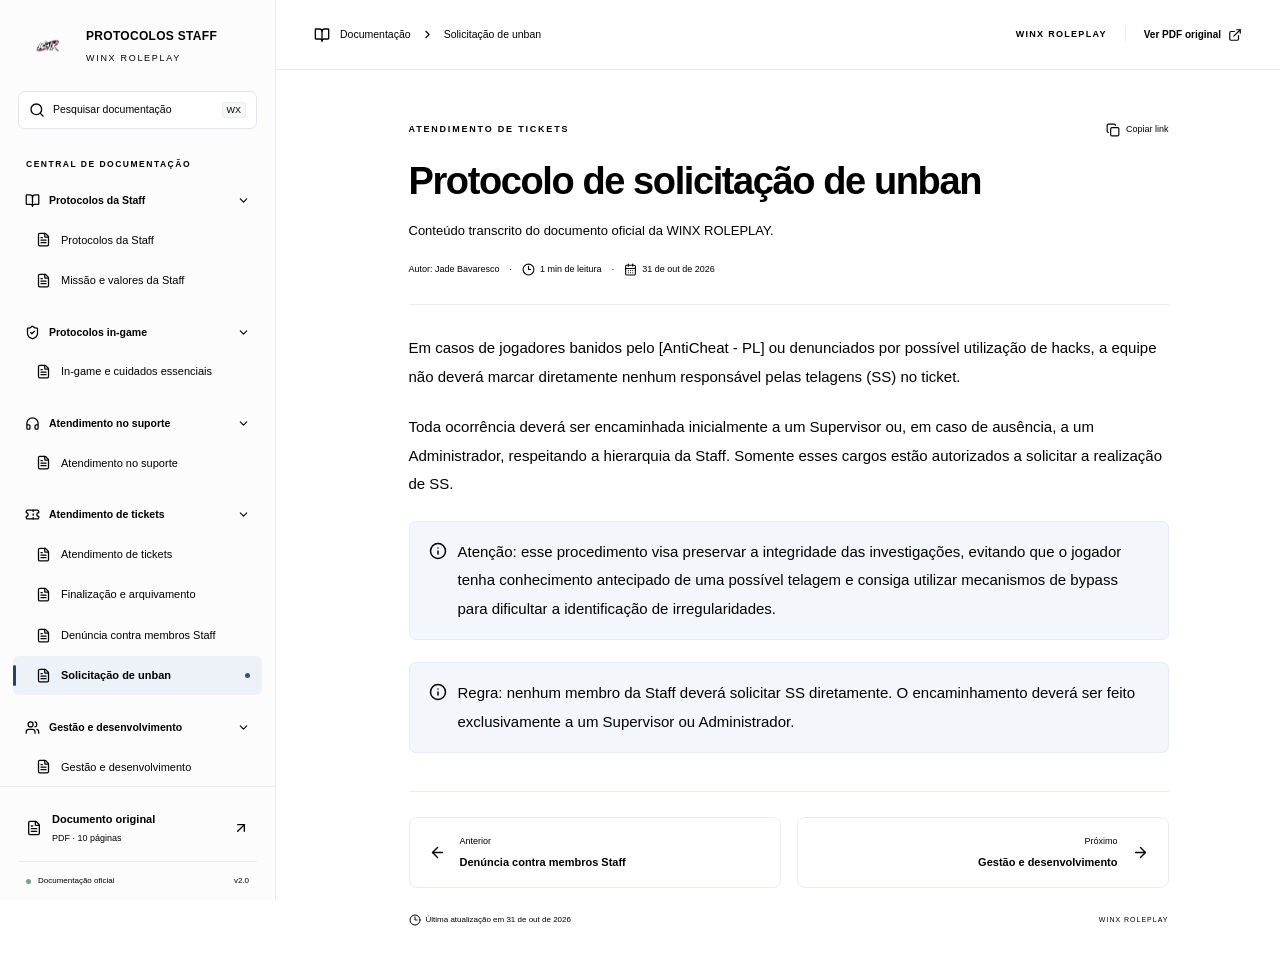
<file: unban.html>
<!doctype html>
<html lang="pt-BR">
<head>
  <meta charset="utf-8">
  <meta name="viewport" content="width=device-width, initial-scale=1">
  <meta name="description" content="Guia prático de orientação para staffs de controle — WINX CITY. Autor: Jade Bavaresco.">
  <title>Solicitação de unban · PROTOCOLOS STAFF</title>
  <link rel="icon" href="./favicon.ico">
  <link rel="stylesheet" href="./styles.css">
  <script src="./site-pages.js" defer></script>
  <script src="./app.js" defer></script>
  <script src="./runable.js" defer data-hostname="winx-city-static" data-url="https://r.lilstts.com/events"></script>
</head>
<body>
<!-- Página exportada do portal existente. Edite as regras no bloco class="markdown". -->
<div class="portal">
<a class="skip-link" href="#main-content">Ir para o conteúdo</a>
<aside class="sidebar">
<a class="brand" href="./index.html">
<img alt="Logo oficial WINX" src="./images/winx-logo.png">
<div>
<strong>PROTOCOLOS STAFF</strong>
<small>WINX ROLEPLAY</small>
</div>
</a>
<button class="sidebar-search">
<svg xmlns="http://www.w3.org/2000/svg" width="16" height="16" viewBox="0 0 24 24" fill="none" stroke="currentColor" stroke-width="2" stroke-linecap="round" stroke-linejoin="round" class="lucide lucide-search" aria-hidden="true">
<path d="m21 21-4.34-4.34">
</path>
<circle cx="11" cy="11" r="8">
</circle>
</svg>
<span>Pesquisar documentação</span>
<kbd>WX</kbd>
</button>
<div class="sidebar-section-label">CENTRAL DE DOCUMENTAÇÃO</div>
<nav aria-label="Navegação dos protocolos">
<div class="nav-group" style="margin-left: 0px;">
<button class="nav-group-heading" aria-expanded="true">
<svg xmlns="http://www.w3.org/2000/svg" width="15" height="15" viewBox="0 0 24 24" fill="none" stroke="currentColor" stroke-width="2" stroke-linecap="round" stroke-linejoin="round" class="lucide lucide-book-open" aria-hidden="true">
<path d="M12 7v14">
</path>
<path d="M3 18a1 1 0 0 1-1-1V4a1 1 0 0 1 1-1h5a4 4 0 0 1 4 4 4 4 0 0 1 4-4h5a1 1 0 0 1 1 1v13a1 1 0 0 1-1 1h-6a3 3 0 0 0-3 3 3 3 0 0 0-3-3z">
</path>
</svg>
<span>Protocolos da Staff</span>
<svg xmlns="http://www.w3.org/2000/svg" width="13" height="13" viewBox="0 0 24 24" fill="none" stroke="currentColor" stroke-width="2" stroke-linecap="round" stroke-linejoin="round" class="lucide lucide-chevron-down" aria-hidden="true">
<path d="m6 9 6 6 6-6">
</path>
</svg>
</button>
<div class="nav-group-items">
<div>
<a href="./index.html" class="nav-item ">
<svg xmlns="http://www.w3.org/2000/svg" width="15" height="15" viewBox="0 0 24 24" fill="none" stroke="currentColor" stroke-width="2" stroke-linecap="round" stroke-linejoin="round" class="lucide lucide-file-text" aria-hidden="true">
<path d="M6 22a2 2 0 0 1-2-2V4a2 2 0 0 1 2-2h8a2.4 2.4 0 0 1 1.704.706l3.588 3.588A2.4 2.4 0 0 1 20 8v12a2 2 0 0 1-2 2z">
</path>
<path d="M14 2v5a1 1 0 0 0 1 1h5">
</path>
<path d="M10 9H8">
</path>
<path d="M16 13H8">
</path>
<path d="M16 17H8">
</path>
</svg>
<span>Protocolos da Staff</span>
</a>
</div>
<div>
<a href="./missao-e-valores.html" class="nav-item ">
<svg xmlns="http://www.w3.org/2000/svg" width="15" height="15" viewBox="0 0 24 24" fill="none" stroke="currentColor" stroke-width="2" stroke-linecap="round" stroke-linejoin="round" class="lucide lucide-file-text" aria-hidden="true">
<path d="M6 22a2 2 0 0 1-2-2V4a2 2 0 0 1 2-2h8a2.4 2.4 0 0 1 1.704.706l3.588 3.588A2.4 2.4 0 0 1 20 8v12a2 2 0 0 1-2 2z">
</path>
<path d="M14 2v5a1 1 0 0 0 1 1h5">
</path>
<path d="M10 9H8">
</path>
<path d="M16 13H8">
</path>
<path d="M16 17H8">
</path>
</svg>
<span>Missão e valores da Staff</span>
</a>
</div>
</div>
</div>
<div class="nav-group" style="margin-left: 0px;">
<button class="nav-group-heading" aria-expanded="true">
<svg xmlns="http://www.w3.org/2000/svg" width="15" height="15" viewBox="0 0 24 24" fill="none" stroke="currentColor" stroke-width="2" stroke-linecap="round" stroke-linejoin="round" class="lucide lucide-shield-check" aria-hidden="true">
<path d="M20 13c0 5-3.5 7.5-7.66 8.95a1 1 0 0 1-.67-.01C7.5 20.5 4 18 4 13V6a1 1 0 0 1 1-1c2 0 4.5-1.2 6.24-2.72a1.17 1.17 0 0 1 1.52 0C14.51 3.81 17 5 19 5a1 1 0 0 1 1 1z">
</path>
<path d="m9 12 2 2 4-4">
</path>
</svg>
<span>Protocolos in-game</span>
<svg xmlns="http://www.w3.org/2000/svg" width="13" height="13" viewBox="0 0 24 24" fill="none" stroke="currentColor" stroke-width="2" stroke-linecap="round" stroke-linejoin="round" class="lucide lucide-chevron-down" aria-hidden="true">
<path d="m6 9 6 6 6-6">
</path>
</svg>
</button>
<div class="nav-group-items">
<div>
<a href="./in-game.html" class="nav-item ">
<svg xmlns="http://www.w3.org/2000/svg" width="15" height="15" viewBox="0 0 24 24" fill="none" stroke="currentColor" stroke-width="2" stroke-linecap="round" stroke-linejoin="round" class="lucide lucide-file-text" aria-hidden="true">
<path d="M6 22a2 2 0 0 1-2-2V4a2 2 0 0 1 2-2h8a2.4 2.4 0 0 1 1.704.706l3.588 3.588A2.4 2.4 0 0 1 20 8v12a2 2 0 0 1-2 2z">
</path>
<path d="M14 2v5a1 1 0 0 0 1 1h5">
</path>
<path d="M10 9H8">
</path>
<path d="M16 13H8">
</path>
<path d="M16 17H8">
</path>
</svg>
<span>In-game e cuidados essenciais</span>
</a>
</div>
</div>
</div>
<div class="nav-group" style="margin-left: 0px;">
<button class="nav-group-heading" aria-expanded="true">
<svg xmlns="http://www.w3.org/2000/svg" width="15" height="15" viewBox="0 0 24 24" fill="none" stroke="currentColor" stroke-width="2" stroke-linecap="round" stroke-linejoin="round" class="lucide lucide-headphones" aria-hidden="true">
<path d="M3 14h3a2 2 0 0 1 2 2v3a2 2 0 0 1-2 2H5a2 2 0 0 1-2-2v-7a9 9 0 0 1 18 0v7a2 2 0 0 1-2 2h-1a2 2 0 0 1-2-2v-3a2 2 0 0 1 2-2h3">
</path>
</svg>
<span>Atendimento no suporte</span>
<svg xmlns="http://www.w3.org/2000/svg" width="13" height="13" viewBox="0 0 24 24" fill="none" stroke="currentColor" stroke-width="2" stroke-linecap="round" stroke-linejoin="round" class="lucide lucide-chevron-down" aria-hidden="true">
<path d="m6 9 6 6 6-6">
</path>
</svg>
</button>
<div class="nav-group-items">
<div>
<a href="./suporte.html" class="nav-item ">
<svg xmlns="http://www.w3.org/2000/svg" width="15" height="15" viewBox="0 0 24 24" fill="none" stroke="currentColor" stroke-width="2" stroke-linecap="round" stroke-linejoin="round" class="lucide lucide-file-text" aria-hidden="true">
<path d="M6 22a2 2 0 0 1-2-2V4a2 2 0 0 1 2-2h8a2.4 2.4 0 0 1 1.704.706l3.588 3.588A2.4 2.4 0 0 1 20 8v12a2 2 0 0 1-2 2z">
</path>
<path d="M14 2v5a1 1 0 0 0 1 1h5">
</path>
<path d="M10 9H8">
</path>
<path d="M16 13H8">
</path>
<path d="M16 17H8">
</path>
</svg>
<span>Atendimento no suporte</span>
</a>
</div>
</div>
</div>
<div class="nav-group" style="margin-left: 0px;">
<button class="nav-group-heading" aria-expanded="true">
<svg xmlns="http://www.w3.org/2000/svg" width="15" height="15" viewBox="0 0 24 24" fill="none" stroke="currentColor" stroke-width="2" stroke-linecap="round" stroke-linejoin="round" class="lucide lucide-ticket" aria-hidden="true">
<path d="M2 9a3 3 0 0 1 0 6v2a2 2 0 0 0 2 2h16a2 2 0 0 0 2-2v-2a3 3 0 0 1 0-6V7a2 2 0 0 0-2-2H4a2 2 0 0 0-2 2Z">
</path>
<path d="M13 5v2">
</path>
<path d="M13 17v2">
</path>
<path d="M13 11v2">
</path>
</svg>
<span>Atendimento de tickets</span>
<svg xmlns="http://www.w3.org/2000/svg" width="13" height="13" viewBox="0 0 24 24" fill="none" stroke="currentColor" stroke-width="2" stroke-linecap="round" stroke-linejoin="round" class="lucide lucide-chevron-down" aria-hidden="true">
<path d="m6 9 6 6 6-6">
</path>
</svg>
</button>
<div class="nav-group-items">
<div>
<a href="./tickets.html" class="nav-item ">
<svg xmlns="http://www.w3.org/2000/svg" width="15" height="15" viewBox="0 0 24 24" fill="none" stroke="currentColor" stroke-width="2" stroke-linecap="round" stroke-linejoin="round" class="lucide lucide-file-text" aria-hidden="true">
<path d="M6 22a2 2 0 0 1-2-2V4a2 2 0 0 1 2-2h8a2.4 2.4 0 0 1 1.704.706l3.588 3.588A2.4 2.4 0 0 1 20 8v12a2 2 0 0 1-2 2z">
</path>
<path d="M14 2v5a1 1 0 0 0 1 1h5">
</path>
<path d="M10 9H8">
</path>
<path d="M16 13H8">
</path>
<path d="M16 17H8">
</path>
</svg>
<span>Atendimento de tickets</span>
</a>
</div>
<div>
<a href="./finalizacao.html" class="nav-item ">
<svg xmlns="http://www.w3.org/2000/svg" width="15" height="15" viewBox="0 0 24 24" fill="none" stroke="currentColor" stroke-width="2" stroke-linecap="round" stroke-linejoin="round" class="lucide lucide-file-text" aria-hidden="true">
<path d="M6 22a2 2 0 0 1-2-2V4a2 2 0 0 1 2-2h8a2.4 2.4 0 0 1 1.704.706l3.588 3.588A2.4 2.4 0 0 1 20 8v12a2 2 0 0 1-2 2z">
</path>
<path d="M14 2v5a1 1 0 0 0 1 1h5">
</path>
<path d="M10 9H8">
</path>
<path d="M16 13H8">
</path>
<path d="M16 17H8">
</path>
</svg>
<span>Finalização e arquivamento</span>
</a>
</div>
<div>
<a href="./denuncia-staff.html" class="nav-item ">
<svg xmlns="http://www.w3.org/2000/svg" width="15" height="15" viewBox="0 0 24 24" fill="none" stroke="currentColor" stroke-width="2" stroke-linecap="round" stroke-linejoin="round" class="lucide lucide-file-text" aria-hidden="true">
<path d="M6 22a2 2 0 0 1-2-2V4a2 2 0 0 1 2-2h8a2.4 2.4 0 0 1 1.704.706l3.588 3.588A2.4 2.4 0 0 1 20 8v12a2 2 0 0 1-2 2z">
</path>
<path d="M14 2v5a1 1 0 0 0 1 1h5">
</path>
<path d="M10 9H8">
</path>
<path d="M16 13H8">
</path>
<path d="M16 17H8">
</path>
</svg>
<span>Denúncia contra membros Staff</span>
</a>
</div>
<div>
<a href="./unban.html" class="nav-item active" aria-current="page">
<svg xmlns="http://www.w3.org/2000/svg" width="15" height="15" viewBox="0 0 24 24" fill="none" stroke="currentColor" stroke-width="2" stroke-linecap="round" stroke-linejoin="round" class="lucide lucide-file-text" aria-hidden="true">
<path d="M6 22a2 2 0 0 1-2-2V4a2 2 0 0 1 2-2h8a2.4 2.4 0 0 1 1.704.706l3.588 3.588A2.4 2.4 0 0 1 20 8v12a2 2 0 0 1-2 2z">
</path>
<path d="M14 2v5a1 1 0 0 0 1 1h5">
</path>
<path d="M10 9H8">
</path>
<path d="M16 13H8">
</path>
<path d="M16 17H8">
</path>
</svg>
<span>Solicitação de unban</span>
<span class="active-dot">
</span>
</a>
</div>
</div>
</div>
<div class="nav-group" style="margin-left: 0px;">
<button class="nav-group-heading" aria-expanded="true">
<svg xmlns="http://www.w3.org/2000/svg" width="15" height="15" viewBox="0 0 24 24" fill="none" stroke="currentColor" stroke-width="2" stroke-linecap="round" stroke-linejoin="round" class="lucide lucide-users" aria-hidden="true">
<path d="M16 21v-2a4 4 0 0 0-4-4H6a4 4 0 0 0-4 4v2">
</path>
<path d="M16 3.128a4 4 0 0 1 0 7.744">
</path>
<path d="M22 21v-2a4 4 0 0 0-3-3.87">
</path>
<circle cx="9" cy="7" r="4">
</circle>
</svg>
<span>Gestão e desenvolvimento</span>
<svg xmlns="http://www.w3.org/2000/svg" width="13" height="13" viewBox="0 0 24 24" fill="none" stroke="currentColor" stroke-width="2" stroke-linecap="round" stroke-linejoin="round" class="lucide lucide-chevron-down" aria-hidden="true">
<path d="m6 9 6 6 6-6">
</path>
</svg>
</button>
<div class="nav-group-items">
<div>
<a href="./gestao.html" class="nav-item ">
<svg xmlns="http://www.w3.org/2000/svg" width="15" height="15" viewBox="0 0 24 24" fill="none" stroke="currentColor" stroke-width="2" stroke-linecap="round" stroke-linejoin="round" class="lucide lucide-file-text" aria-hidden="true">
<path d="M6 22a2 2 0 0 1-2-2V4a2 2 0 0 1 2-2h8a2.4 2.4 0 0 1 1.704.706l3.588 3.588A2.4 2.4 0 0 1 20 8v12a2 2 0 0 1-2 2z">
</path>
<path d="M14 2v5a1 1 0 0 0 1 1h5">
</path>
<path d="M10 9H8">
</path>
<path d="M16 13H8">
</path>
<path d="M16 17H8">
</path>
</svg>
<span>Gestão e desenvolvimento</span>
</a>
</div>
</div>
</div>
</nav>
<div class="sidebar-bottom">
<button class="original-link">
<svg xmlns="http://www.w3.org/2000/svg" width="16" height="16" viewBox="0 0 24 24" fill="none" stroke="currentColor" stroke-width="2" stroke-linecap="round" stroke-linejoin="round" class="lucide lucide-file-text" aria-hidden="true">
<path d="M6 22a2 2 0 0 1-2-2V4a2 2 0 0 1 2-2h8a2.4 2.4 0 0 1 1.704.706l3.588 3.588A2.4 2.4 0 0 1 20 8v12a2 2 0 0 1-2 2z">
</path>
<path d="M14 2v5a1 1 0 0 0 1 1h5">
</path>
<path d="M10 9H8">
</path>
<path d="M16 13H8">
</path>
<path d="M16 17H8">
</path>
</svg>
<span>Documento original<small>PDF · 10 páginas</small>
</span>
<svg xmlns="http://www.w3.org/2000/svg" width="16" height="16" viewBox="0 0 24 24" fill="none" stroke="currentColor" stroke-width="2" stroke-linecap="round" stroke-linejoin="round" class="lucide lucide-arrow-up-right" aria-hidden="true">
<path d="M7 7h10v10">
</path>
<path d="M7 17 17 7">
</path>
</svg>
</button>
<div class="sidebar-edition">
<span class="status-dot">
</span>Documentação oficial<span>v2.0</span>
</div>
</div>
</aside>
<div class="workspace">
<header class="topbar">
<div class="breadcrumb">
<button class="icon-button mobile-menu" aria-label="Abrir menu">
<svg xmlns="http://www.w3.org/2000/svg" width="21" height="21" viewBox="0 0 24 24" fill="none" stroke="currentColor" stroke-width="2" stroke-linecap="round" stroke-linejoin="round" class="lucide lucide-menu" aria-hidden="true">
<path d="M4 5h16">
</path>
<path d="M4 12h16">
</path>
<path d="M4 19h16">
</path>
</svg>
</button>
<img class="mobile-brand" alt="Logo WINX" src="./images/winx-logo.png">
<svg xmlns="http://www.w3.org/2000/svg" width="16" height="16" viewBox="0 0 24 24" fill="none" stroke="currentColor" stroke-width="2" stroke-linecap="round" stroke-linejoin="round" class="lucide lucide-book-open" aria-hidden="true">
<path d="M12 7v14">
</path>
<path d="M3 18a1 1 0 0 1-1-1V4a1 1 0 0 1 1-1h5a4 4 0 0 1 4 4 4 4 0 0 1 4-4h5a1 1 0 0 1 1 1v13a1 1 0 0 1-1 1h-6a3 3 0 0 0-3 3 3 3 0 0 0-3-3z">
</path>
</svg>
<span>Documentação</span>
<svg xmlns="http://www.w3.org/2000/svg" width="13" height="13" viewBox="0 0 24 24" fill="none" stroke="currentColor" stroke-width="2" stroke-linecap="round" stroke-linejoin="round" class="lucide lucide-chevron-right" aria-hidden="true">
<path d="m9 18 6-6-6-6">
</path>
</svg>
<strong>Solicitação de unban</strong>
</div>
<div class="topbar-actions">
<span class="topbar-city">WINX ROLEPLAY</span>
<span class="topbar-divider">
</span>
<button class="text-button">
<span>Ver PDF original</span>
<svg xmlns="http://www.w3.org/2000/svg" width="14" height="14" viewBox="0 0 24 24" fill="none" stroke="currentColor" stroke-width="2" stroke-linecap="round" stroke-linejoin="round" class="lucide lucide-external-link" aria-hidden="true">
<path d="M15 3h6v6">
</path>
<path d="M10 14 21 3">
</path>
<path d="M18 13v6a2 2 0 0 1-2 2H5a2 2 0 0 1-2-2V8a2 2 0 0 1 2-2h6">
</path>
</svg>
</button>
<button class="icon-button mobile-search" aria-label="Pesquisar">
<svg xmlns="http://www.w3.org/2000/svg" width="19" height="19" viewBox="0 0 24 24" fill="none" stroke="currentColor" stroke-width="2" stroke-linecap="round" stroke-linejoin="round" class="lucide lucide-search" aria-hidden="true">
<path d="m21 21-4.34-4.34">
</path>
<circle cx="11" cy="11" r="8">
</circle>
</svg>
</button>
</div>
</header>
<div class="reading-layout">
<main class="article-column" id="main-content">
<article class="document-article">
<div class="article-eyebrow">
<span class="eyebrow">ATENDIMENTO DE TICKETS</span>
<button class="copy-page">
<svg xmlns="http://www.w3.org/2000/svg" width="14" height="14" viewBox="0 0 24 24" fill="none" stroke="currentColor" stroke-width="2" stroke-linecap="round" stroke-linejoin="round" class="lucide lucide-copy" aria-hidden="true">
<rect width="14" height="14" x="8" y="8" rx="2" ry="2">
</rect>
<path d="M4 16c-1.1 0-2-.9-2-2V4c0-1.1.9-2 2-2h10c1.1 0 2 .9 2 2">
</path>
</svg>
<span>Copiar link</span>
</button>
</div>
<h1 id="visao-geral">Protocolo de solicitação de unban</h1>
<p class="article-subtitle">Conteúdo transcrito do documento oficial da WINX ROLEPLAY.</p>
<div class="document-meta">
<span>Autor: Jade Bavaresco</span>
<span class="meta-dot">·</span>
<span>
<svg xmlns="http://www.w3.org/2000/svg" width="13" height="13" viewBox="0 0 24 24" fill="none" stroke="currentColor" stroke-width="2" stroke-linecap="round" stroke-linejoin="round" class="lucide lucide-clock3 lucide-clock-3" aria-hidden="true">
<circle cx="12" cy="12" r="10">
</circle>
<path d="M12 6v6h4">
</path>
</svg>1 min de leitura</span>
<span class="meta-dot">·</span>
<span>
<svg xmlns="http://www.w3.org/2000/svg" width="13" height="13" viewBox="0 0 24 24" fill="none" stroke="currentColor" stroke-width="2" stroke-linecap="round" stroke-linejoin="round" class="lucide lucide-calendar-days" aria-hidden="true">
<path d="M8 2v4">
</path>
<path d="M16 2v4">
</path>
<rect width="18" height="18" x="3" y="4" rx="2">
</rect>
<path d="M3 10h18">
</path>
<path d="M8 14h.01">
</path>
<path d="M12 14h.01">
</path>
<path d="M16 14h.01">
</path>
<path d="M8 18h.01">
</path>
<path d="M12 18h.01">
</path>
<path d="M16 18h.01">
</path>
</svg>31 de out de 2026</span>
</div>
<div class="article-rule">
</div>
<button class="mobile-toc-button">
<svg xmlns="http://www.w3.org/2000/svg" width="16" height="16" viewBox="0 0 24 24" fill="none" stroke="currentColor" stroke-width="2" stroke-linecap="round" stroke-linejoin="round" class="lucide lucide-list" aria-hidden="true">
<path d="M3 5h.01">
</path>
<path d="M3 12h.01">
</path>
<path d="M3 19h.01">
</path>
<path d="M8 5h13">
</path>
<path d="M8 12h13">
</path>
<path d="M8 19h13">
</path>
</svg>Nesta página<svg xmlns="http://www.w3.org/2000/svg" width="14" height="14" viewBox="0 0 24 24" fill="none" stroke="currentColor" stroke-width="2" stroke-linecap="round" stroke-linejoin="round" class="lucide lucide-chevron-down" aria-hidden="true">
<path d="m6 9 6 6 6-6">
</path>
</svg>
</button>
<div class="markdown ">
<p>Em casos de jogadores banidos pelo [AntiCheat - PL] ou denunciados por possível utilização de hacks, a equipe não deverá marcar diretamente nenhum responsável pelas telagens (SS) no ticket.</p>
<p>Toda ocorrência deverá ser encaminhada inicialmente a um Supervisor ou, em caso de ausência, a um Administrador, respeitando a hierarquia da Staff. Somente esses cargos estão autorizados a solicitar a realização de SS.</p>
<div class="protocol-callout">
<svg xmlns="http://www.w3.org/2000/svg" width="18" height="18" viewBox="0 0 24 24" fill="none" stroke="currentColor" stroke-width="2" stroke-linecap="round" stroke-linejoin="round" class="lucide lucide-info" aria-hidden="true">
<circle cx="12" cy="12" r="10">
</circle>
<path d="M12 16v-4">
</path>
<path d="M12 8h.01">
</path>
</svg>
<p>Atenção: esse procedimento visa preservar a integridade das investigações, evitando que o jogador tenha conhecimento antecipado de uma possível telagem e consiga utilizar mecanismos de bypass para dificultar a identificação de irregularidades.</p>
</div>
<div class="protocol-callout">
<svg xmlns="http://www.w3.org/2000/svg" width="18" height="18" viewBox="0 0 24 24" fill="none" stroke="currentColor" stroke-width="2" stroke-linecap="round" stroke-linejoin="round" class="lucide lucide-info" aria-hidden="true">
<circle cx="12" cy="12" r="10">
</circle>
<path d="M12 16v-4">
</path>
<path d="M12 8h.01">
</path>
</svg>
<p>Regra: nenhum membro da Staff deverá solicitar SS diretamente. O encaminhamento deverá ser feito exclusivamente a um Supervisor ou Administrador.</p>
</div>
</div>
<div class="page-navigation">
<a class="previous-page" href="./denuncia-staff.html">
<svg xmlns="http://www.w3.org/2000/svg" width="17" height="17" viewBox="0 0 24 24" fill="none" stroke="currentColor" stroke-width="2" stroke-linecap="round" stroke-linejoin="round" class="lucide lucide-arrow-left" aria-hidden="true">
<path d="m12 19-7-7 7-7">
</path>
<path d="M19 12H5">
</path>
</svg>
<div>
<small>Anterior</small>
<strong>Denúncia contra membros Staff</strong>
</div>
</a>
<a class="next-page" href="./gestao.html">
<div>
<small>Próximo</small>
<strong>Gestão e desenvolvimento</strong>
</div>
<svg xmlns="http://www.w3.org/2000/svg" width="17" height="17" viewBox="0 0 24 24" fill="none" stroke="currentColor" stroke-width="2" stroke-linecap="round" stroke-linejoin="round" class="lucide lucide-arrow-right" aria-hidden="true">
<path d="M5 12h14">
</path>
<path d="m12 5 7 7-7 7">
</path>
</svg>
</a>
</div>
<footer class="article-footer">
<span>
<svg xmlns="http://www.w3.org/2000/svg" width="12" height="12" viewBox="0 0 24 24" fill="none" stroke="currentColor" stroke-width="2" stroke-linecap="round" stroke-linejoin="round" class="lucide lucide-clock3 lucide-clock-3" aria-hidden="true">
<circle cx="12" cy="12" r="10">
</circle>
<path d="M12 6v6h4">
</path>
</svg>Última atualização em 31 de out de 2026</span>
<span>WINX ROLEPLAY</span>
</footer>
<noscript>
<p class="static-pdf-fallback">
<a href="./documents/protocolos-original.pdf">Abrir PDF oficial</a>
</p>
</noscript>
</article>
</main>
</div>
</div>
</div>
</body>
</html>
</file>
<file: styles.css>
/* CSS compilado e reaproveitado do portal original; não exige Tailwind/Vite. */
/*! tailwindcss v4.2.4 | MIT License | https://tailwindcss.com */
@layer properties{
  @supports (((-webkit-hyphens:none)) and (not (margin-trim:inline))) or ((-moz-orient:inline) and (not (color:rgb(from red r g b)))){
    *,:before,:after,::backdrop{
      --tw-rotate-x:initial;
      --tw-rotate-y:initial;
      --tw-rotate-z:initial;
      --tw-skew-x:initial;
      --tw-skew-y:initial;
      --tw-border-style:solid;
      --tw-font-weight:initial;
      --tw-shadow:0 0 #0000;
      --tw-shadow-color:initial;
      --tw-shadow-alpha:100%;
      --tw-inset-shadow:0 0 #0000;
      --tw-inset-shadow-color:initial;
      --tw-inset-shadow-alpha:100%;
      --tw-ring-color:initial;
      --tw-ring-shadow:0 0 #0000;
      --tw-inset-ring-color:initial;
      --tw-inset-ring-shadow:0 0 #0000;
      --tw-ring-inset:initial;
      --tw-ring-offset-width:0px;
      --tw-ring-offset-color:#fff;
      --tw-ring-offset-shadow:0 0 #0000;
      --tw-outline-style:solid;
      --tw-animation-delay:0s;
      --tw-animation-direction:normal;
      --tw-animation-duration:initial;
      --tw-animation-fill-mode:none;
      --tw-animation-iteration-count:1;
      --tw-enter-blur:0;
      --tw-enter-opacity:1;
      --tw-enter-rotate:0;
      --tw-enter-scale:1;
      --tw-enter-translate-x:0;
      --tw-enter-translate-y:0;
      --tw-exit-blur:0;
      --tw-exit-opacity:1;
      --tw-exit-rotate:0;
      --tw-exit-scale:1;
      --tw-exit-translate-x:0;
      --tw-exit-translate-y:0
    }
  }
}
@layer theme{
  :root,:host{
    --font-sans:ui-sans-serif, system-ui, sans-serif, "Apple Color Emoji", "Segoe UI Emoji", "Segoe UI Symbol", "Noto Color Emoji";
    --font-mono:ui-monospace, SFMono-Regular, Menlo, Monaco, Consolas, "Liberation Mono", "Courier New", monospace;
    --color-white:#fff;
    --spacing:.25rem;
    --text-sm:.875rem;
    --text-sm--line-height:calc(1.25 / .875);
    --font-weight-medium:500;
    --default-transition-duration:.15s;
    --default-transition-timing-function:cubic-bezier(.4, 0, .2, 1);
    --default-font-family:var(--font-sans);
    --default-mono-font-family:var(--font-mono)
  }
}
@layer base{
  *,:after,:before,::backdrop{
    box-sizing:border-box;
    border:0 solid;
    margin:0;
    padding:0
  }
  ::file-selector-button{
    box-sizing:border-box;
    border:0 solid;
    margin:0;
    padding:0
  }
  html,:host{
    -webkit-text-size-adjust:100%;
    tab-size:4;
    line-height:1.5;
    font-family:var(--default-font-family,ui-sans-serif, system-ui, sans-serif, "Apple Color Emoji", "Segoe UI Emoji", "Segoe UI Symbol", "Noto Color Emoji");
    font-feature-settings:var(--default-font-feature-settings,normal);
    font-variation-settings:var(--default-font-variation-settings,normal);
    -webkit-tap-highlight-color:transparent
  }
  hr{
    height:0;
    color:inherit;
    border-top-width:1px
  }
  abbr:where([title]){
    -webkit-text-decoration:underline dotted;
    text-decoration:underline dotted
  }
  h1,h2,h3,h4,h5,h6{
    font-size:inherit;
    font-weight:inherit
  }
  a{
    color:inherit;
    -webkit-text-decoration:inherit;
    -webkit-text-decoration:inherit;
    -webkit-text-decoration:inherit;
    -webkit-text-decoration:inherit;
    text-decoration:inherit
  }
  b,strong{
    font-weight:bolder
  }
  code,kbd,samp,pre{
    font-family:var(--default-mono-font-family,ui-monospace, SFMono-Regular, Menlo, Monaco, Consolas, "Liberation Mono", "Courier New", monospace);
    font-feature-settings:var(--default-mono-font-feature-settings,normal);
    font-variation-settings:var(--default-mono-font-variation-settings,normal);
    font-size:1em
  }
  small{
    font-size:80%
  }
  sub,sup{
    vertical-align:baseline;
    font-size:75%;
    line-height:0;
    position:relative
  }
  sub{
    bottom:-.25em
  }
  sup{
    top:-.5em
  }
  table{
    text-indent:0;
    border-color:inherit;
    border-collapse:collapse
  }
  :-moz-focusring{
    outline:auto
  }
  progress{
    vertical-align:baseline
  }
  summary{
    display:list-item
  }
  ol,ul,menu{
    list-style:none
  }
  img,svg,video,canvas,audio,iframe,embed,object{
    vertical-align:middle;
    display:block
  }
  img,video{
    max-width:100%;
    height:auto
  }
  button,input,select,optgroup,textarea{
    font:inherit;
    font-feature-settings:inherit;
    font-variation-settings:inherit;
    letter-spacing:inherit;
    color:inherit;
    opacity:1;
    background-color:#0000;
    border-radius:0
  }
  ::file-selector-button{
    font:inherit;
    font-feature-settings:inherit;
    font-variation-settings:inherit;
    letter-spacing:inherit;
    color:inherit;
    opacity:1;
    background-color:#0000;
    border-radius:0
  }
  :where(select:is([multiple],[size])) optgroup{
    font-weight:bolder
  }
  :where(select:is([multiple],[size])) optgroup option{
    padding-inline-start:20px
  }
  ::file-selector-button{
    margin-inline-end:4px
  }
  ::placeholder{
    opacity:1
  }
  @supports (not ((-webkit-appearance:-apple-pay-button))) or (contain-intrinsic-size:1px){
    ::placeholder{
      color:currentColor
    }
    @supports (color:color-mix(in lab, red, red)){
      ::placeholder{
        color:color-mix(in oklab, currentcolor 50%, transparent)
      }
    }
  }
  textarea{
    resize:vertical
  }
  ::-webkit-search-decoration{
    -webkit-appearance:none
  }
  ::-webkit-date-and-time-value{
    min-height:1lh;
    text-align:inherit
  }
  ::-webkit-datetime-edit{
    display:inline-flex
  }
  ::-webkit-datetime-edit-fields-wrapper{
    padding:0
  }
  ::-webkit-datetime-edit{
    padding-block:0
  }
  ::-webkit-datetime-edit-year-field{
    padding-block:0
  }
  ::-webkit-datetime-edit-month-field{
    padding-block:0
  }
  ::-webkit-datetime-edit-day-field{
    padding-block:0
  }
  ::-webkit-datetime-edit-hour-field{
    padding-block:0
  }
  ::-webkit-datetime-edit-minute-field{
    padding-block:0
  }
  ::-webkit-datetime-edit-second-field{
    padding-block:0
  }
  ::-webkit-datetime-edit-millisecond-field{
    padding-block:0
  }
  ::-webkit-datetime-edit-meridiem-field{
    padding-block:0
  }
  ::-webkit-calendar-picker-indicator{
    line-height:1
  }
  :-moz-ui-invalid{
    box-shadow:none
  }
  button,input:where([type=button],[type=reset],[type=submit]){
    appearance:button
  }
  ::file-selector-button{
    appearance:button
  }
  ::-webkit-inner-spin-button{
    height:auto
  }
  ::-webkit-outer-spin-button{
    height:auto
  }
  [hidden]:where(:not([hidden=until-found])){
    display:none!important
  }
  *{
    border-color:var(--border);
    outline-color:var(--ring)
  }
  @supports (color:color-mix(in lab, red, red)){
    *{
      outline-color:color-mix(in oklab, var(--ring) 50%, transparent)
    }
  }
  body{
    background-color:var(--background);
    color:var(--foreground)
  }
}
@layer components;
@layer utilities{
  .visible{
    visibility:visible
  }
  .static{
    position:static
  }
  .start{
    inset-inline-start:var(--spacing)
  }
  .end{
    inset-inline-end:var(--spacing)
  }
  .block{
    display:block
  }
  .hidden{
    display:none
  }
  .inline-flex{
    display:inline-flex
  }
  .table{
    display:table
  }
  .size-8{
    width:calc(var(--spacing) * 8);
    height:calc(var(--spacing) * 8)
  }
  .size-9{
    width:calc(var(--spacing) * 9);
    height:calc(var(--spacing) * 9)
  }
  .size-10{
    width:calc(var(--spacing) * 10);
    height:calc(var(--spacing) * 10)
  }
  .h-8{
    height:calc(var(--spacing) * 8)
  }
  .h-9{
    height:calc(var(--spacing) * 9)
  }
  .h-10{
    height:calc(var(--spacing) * 10)
  }
  .flex-shrink{
    flex-shrink:1
  }
  .shrink-0{
    flex-shrink:0
  }
  .transform{
    transform:var(--tw-rotate-x,) var(--tw-rotate-y,) var(--tw-rotate-z,) var(--tw-skew-x,) var(--tw-skew-y,)
  }
  .items-center{
    align-items:center
  }
  .justify-center{
    justify-content:center
  }
  .gap-1\.5{
    gap:calc(var(--spacing) * 1.5)
  }
  .gap-2{
    gap:calc(var(--spacing) * 2)
  }
  .rounded-md{
    border-radius:calc(var(--radius) - 2px)
  }
  .border{
    border-style:var(--tw-border-style);
    border-width:1px
  }
  .bg-background{
    background-color:var(--background)
  }
  .bg-destructive{
    background-color:var(--destructive)
  }
  .bg-primary{
    background-color:var(--primary)
  }
  .bg-secondary{
    background-color:var(--secondary)
  }
  .px-3{
    padding-inline:calc(var(--spacing) * 3)
  }
  .px-4{
    padding-inline:calc(var(--spacing) * 4)
  }
  .px-6{
    padding-inline:calc(var(--spacing) * 6)
  }
  .py-2{
    padding-block:calc(var(--spacing) * 2)
  }
  .text-sm{
    font-size:var(--text-sm);
    line-height:var(--tw-leading,var(--text-sm--line-height))
  }
  .font-medium{
    --tw-font-weight:var(--font-weight-medium);
    font-weight:var(--font-weight-medium)
  }
  .whitespace-nowrap{
    white-space:nowrap
  }
  .text-primary{
    color:var(--primary)
  }
  .text-primary-foreground{
    color:var(--primary-foreground)
  }
  .text-secondary-foreground{
    color:var(--secondary-foreground)
  }
  .text-white{
    color:var(--color-white)
  }
  .underline-offset-4{
    text-underline-offset:4px
  }
  .shadow{
    --tw-shadow:0 1px 3px 0 var(--tw-shadow-color,#0000001a), 0 1px 2px -1px var(--tw-shadow-color,#0000001a);
    box-shadow:var(--tw-inset-shadow), var(--tw-inset-ring-shadow), var(--tw-ring-offset-shadow), var(--tw-ring-shadow), var(--tw-shadow)
  }
  .shadow-xs{
    --tw-shadow:0 1px 2px 0 var(--tw-shadow-color,#0000000d);
    box-shadow:var(--tw-inset-shadow), var(--tw-inset-ring-shadow), var(--tw-ring-offset-shadow), var(--tw-ring-shadow), var(--tw-shadow)
  }
  .outline{
    outline-style:var(--tw-outline-style);
    outline-width:1px
  }
  .transition-all{
    transition-property:all;
    transition-timing-function:var(--tw-ease,var(--default-transition-timing-function));
    transition-duration:var(--tw-duration,var(--default-transition-duration))
  }
  .outline-none{
    --tw-outline-style:none;
    outline-style:none
  }
  .running{
    animation-play-state:running
  }
  @media (hover:hover){
    .hover\:bg-accent:hover{
      background-color:var(--accent)
    }
    .hover\:bg-destructive\/90:hover{
      background-color:var(--destructive)
    }
    @supports (color:color-mix(in lab, red, red)){
      .hover\:bg-destructive\/90:hover{
        background-color:color-mix(in oklab, var(--destructive) 90%, transparent)
      }
    }
    .hover\:bg-primary\/90:hover{
      background-color:var(--primary)
    }
    @supports (color:color-mix(in lab, red, red)){
      .hover\:bg-primary\/90:hover{
        background-color:color-mix(in oklab, var(--primary) 90%, transparent)
      }
    }
    .hover\:bg-secondary\/80:hover{
      background-color:var(--secondary)
    }
    @supports (color:color-mix(in lab, red, red)){
      .hover\:bg-secondary\/80:hover{
        background-color:color-mix(in oklab, var(--secondary) 80%, transparent)
      }
    }
    .hover\:text-accent-foreground:hover{
      color:var(--accent-foreground)
    }
    .hover\:underline:hover{
      text-decoration-line:underline
    }
  }
  .focus-visible\:border-ring:focus-visible{
    border-color:var(--ring)
  }
  .focus-visible\:ring-\[3px\]:focus-visible{
    --tw-ring-shadow:var(--tw-ring-inset,) 0 0 0 calc(3px + var(--tw-ring-offset-width)) var(--tw-ring-color,currentcolor);
    box-shadow:var(--tw-inset-shadow), var(--tw-inset-ring-shadow), var(--tw-ring-offset-shadow), var(--tw-ring-shadow), var(--tw-shadow)
  }
  .focus-visible\:ring-destructive\/20:focus-visible{
    --tw-ring-color:var(--destructive)
  }
  @supports (color:color-mix(in lab, red, red)){
    .focus-visible\:ring-destructive\/20:focus-visible{
      --tw-ring-color:color-mix(in oklab, var(--destructive) 20%, transparent)
    }
  }
  .focus-visible\:ring-ring\/50:focus-visible{
    --tw-ring-color:var(--ring)
  }
  @supports (color:color-mix(in lab, red, red)){
    .focus-visible\:ring-ring\/50:focus-visible{
      --tw-ring-color:color-mix(in oklab, var(--ring) 50%, transparent)
    }
  }
  .disabled\:pointer-events-none:disabled{
    pointer-events:none
  }
  .disabled\:opacity-50:disabled{
    opacity:.5
  }
  .has-\[\>svg\]\:px-2\.5:has(>svg){
    padding-inline:calc(var(--spacing) * 2.5)
  }
  .has-\[\>svg\]\:px-3:has(>svg){
    padding-inline:calc(var(--spacing) * 3)
  }
  .has-\[\>svg\]\:px-4:has(>svg){
    padding-inline:calc(var(--spacing) * 4)
  }
  .aria-invalid\:border-destructive[aria-invalid=true]{
    border-color:var(--destructive)
  }
  .aria-invalid\:ring-destructive\/20[aria-invalid=true]{
    --tw-ring-color:var(--destructive)
  }
  @supports (color:color-mix(in lab, red, red)){
    .aria-invalid\:ring-destructive\/20[aria-invalid=true]{
      --tw-ring-color:color-mix(in oklab, var(--destructive) 20%, transparent)
    }
  }
  .dark\:border-input:is(.dark *){
    border-color:var(--input)
  }
  .dark\:bg-destructive\/60:is(.dark *){
    background-color:var(--destructive)
  }
  @supports (color:color-mix(in lab, red, red)){
    .dark\:bg-destructive\/60:is(.dark *){
      background-color:color-mix(in oklab, var(--destructive) 60%, transparent)
    }
  }
  .dark\:bg-input\/30:is(.dark *){
    background-color:var(--input)
  }
  @supports (color:color-mix(in lab, red, red)){
    .dark\:bg-input\/30:is(.dark *){
      background-color:color-mix(in oklab, var(--input) 30%, transparent)
    }
  }
  @media (hover:hover){
    .dark\:hover\:bg-accent\/50:is(.dark *):hover{
      background-color:var(--accent)
    }
    @supports (color:color-mix(in lab, red, red)){
      .dark\:hover\:bg-accent\/50:is(.dark *):hover{
        background-color:color-mix(in oklab, var(--accent) 50%, transparent)
      }
    }
    .dark\:hover\:bg-input\/50:is(.dark *):hover{
      background-color:var(--input)
    }
    @supports (color:color-mix(in lab, red, red)){
      .dark\:hover\:bg-input\/50:is(.dark *):hover{
        background-color:color-mix(in oklab, var(--input) 50%, transparent)
      }
    }
  }
  .dark\:focus-visible\:ring-destructive\/40:is(.dark *):focus-visible{
    --tw-ring-color:var(--destructive)
  }
  @supports (color:color-mix(in lab, red, red)){
    .dark\:focus-visible\:ring-destructive\/40:is(.dark *):focus-visible{
      --tw-ring-color:color-mix(in oklab, var(--destructive) 40%, transparent)
    }
  }
  .dark\:aria-invalid\:ring-destructive\/40:is(.dark *)[aria-invalid=true]{
    --tw-ring-color:var(--destructive)
  }
  @supports (color:color-mix(in lab, red, red)){
    .dark\:aria-invalid\:ring-destructive\/40:is(.dark *)[aria-invalid=true]{
      --tw-ring-color:color-mix(in oklab, var(--destructive) 40%, transparent)
    }
  }
  .\[\&_svg\]\:pointer-events-none svg{
    pointer-events:none
  }
  .\[\&_svg\]\:shrink-0 svg{
    flex-shrink:0
  }
.\[\&_svg\:not\(\[class\*\=\'size-\'\]\)\]\:size-4 svg:not([class*=size-]){width:calc(var(--spacing) * 4);height:calc(var(--spacing) * 4)}}@property --tw-animation-delay{syntax:"*";inherits:false;initial-value:0s}@property --tw-animation-direction{syntax:"*";inherits:false;initial-value:normal}@property --tw-animation-duration{syntax:"*";inherits:false}@property --tw-animation-fill-mode{syntax:"*";inherits:false;initial-value:none}@property --tw-animation-iteration-count{syntax:"*";inherits:false;initial-value:1}@property --tw-enter-blur{syntax:"*";inherits:false;initial-value:0}@property --tw-enter-opacity{syntax:"*";inherits:false;initial-value:1}@property --tw-enter-rotate{syntax:"*";inherits:false;initial-value:0}@property --tw-enter-scale{syntax:"*";inherits:false;initial-value:1}@property --tw-enter-translate-x{syntax:"*";inherits:false;initial-value:0}@property --tw-enter-translate-y{syntax:"*";inherits:false;initial-value:0}@property --tw-exit-blur{syntax:"*";inherits:false;initial-value:0}@property --tw-exit-opacity{syntax:"*";inherits:false;initial-value:1}@property --tw-exit-rotate{syntax:"*";inherits:false;initial-value:0}@property --tw-exit-scale{syntax:"*";inherits:false;initial-value:1}@property --tw-exit-translate-x{syntax:"*";inherits:false;initial-value:0}@property --tw-exit-translate-y{syntax:"*";inherits:false;initial-value:0}:root{--radius:.625rem;--background:oklch(100% 0 0);--foreground:oklch(14.5% 0 0);--card:oklch(100% 0 0);--card-foreground:oklch(14.5% 0 0);--popover:oklch(100% 0 0);--popover-foreground:oklch(14.5% 0 0);--primary:oklch(20.5% 0 0);--primary-foreground:oklch(98.5% 0 0);--secondary:oklch(97% 0 0);--secondary-foreground:oklch(20.5% 0 0);--muted:oklch(97% 0 0);--muted-foreground:oklch(55.6% 0 0);--accent:oklch(97% 0 0);--accent-foreground:oklch(20.5% 0 0);--destructive:oklch(57.7% .245 27.325);--border:oklch(92.2% 0 0);--input:oklch(92.2% 0 0);--ring:oklch(70.8% 0 0);--chart-1:oklch(64.6% .222 41.116);--chart-2:oklch(60% .118 184.704);--chart-3:oklch(39.8% .07 227.392);--chart-4:oklch(82.8% .189 84.429);--chart-5:oklch(76.9% .188 70.08);--sidebar:oklch(98.5% 0 0);--sidebar-foreground:oklch(14.5% 0 0);--sidebar-primary:oklch(20.5% 0 0);--sidebar-primary-foreground:oklch(98.5% 0 0);--sidebar-accent:oklch(97% 0 0);--sidebar-accent-foreground:oklch(20.5% 0 0);--sidebar-border:oklch(92.2% 0 0);--sidebar-ring:oklch(70.8% 0 0)}.dark{--background:oklch(14.5% 0 0);--foreground:oklch(98.5% 0 0);--card:oklch(20.5% 0 0);--card-foreground:oklch(98.5% 0 0);--popover:oklch(20.5% 0 0);--popover-foreground:oklch(98.5% 0 0);--primary:oklch(92.2% 0 0);--primary-foreground:oklch(20.5% 0 0);--secondary:oklch(26.9% 0 0);--secondary-foreground:oklch(98.5% 0 0);--muted:oklch(26.9% 0 0);--muted-foreground:oklch(70.8% 0 0);--accent:oklch(26.9% 0 0);--accent-foreground:oklch(98.5% 0 0);--destructive:oklch(70.4% .191 22.216);--border:oklch(100% 0 0/.1);--input:oklch(100% 0 0/.15);--ring:oklch(55.6% 0 0);--chart-1:oklch(48.8% .243 264.376);--chart-2:oklch(69.6% .17 162.48);--chart-3:oklch(76.9% .188 70.08);--chart-4:oklch(62.7% .265 303.9);--chart-5:oklch(64.5% .246 16.439);--sidebar:oklch(20.5% 0 0);--sidebar-foreground:oklch(98.5% 0 0);--sidebar-primary:oklch(48.8% .243 264.376);--sidebar-primary-foreground:oklch(98.5% 0 0);--sidebar-accent:oklch(26.9% 0 0);--sidebar-accent-foreground:oklch(98.5% 0 0);--sidebar-border:oklch(100% 0 0/.1);--sidebar-ring:oklch(55.6% 0 0)}dialog[open]{color:inherit;border:0;margin:0;padding:0;position:relative}dialog.login-dialog,dialog.confirm-dialog,dialog.image-dialog{padding:30px}.mobile-brand{display:none}@media (width<=760px){.mobile-brand{border-radius:2px;width:36px;height:auto;display:block}}:root{--navy:#203858;--ink:#000;--muted:#000;--line:#e9ecf0;--soft:#f6f8fb;--selected:#edf2f8;--primary:#203858;--border:#e9ecf0;--ring:#b2c4dc}*{box-sizing:border-box}html{scroll-behavior:smooth;scroll-padding-top:105px}body{color:var(--ink);-webkit-font-smoothing:antialiased;background:#fff;margin:0;font-family:Arial,sans-serif;font-size:14px}button,input,textarea,select{font:inherit}button,a,input,textarea,select{-webkit-tap-highlight-color:transparent}button{cursor:pointer}button:disabled{cursor:not-allowed;opacity:.5}a{color:inherit;text-decoration:none}button{color:inherit;background:0 0;border:0}button:focus-visible,a:focus-visible{outline-offset:4px;outline:2px solid #8ba7cb}input:focus,textarea:focus,select:focus{outline-offset:0;outline:2px solid #c0d0e5}svg{flex-shrink:0}h1,h2,h3,p{margin-top:0}::selection{background:#dce7f5}.spin{animation:1s linear infinite spin}@keyframes spin{to{transform:rotate(360deg)}}.icon-button{color:#89909b;border-radius:6px;justify-content:center;align-items:center;width:30px;height:30px;display:inline-flex}.icon-button:hover{background:var(--soft);color:var(--navy)}.text-button{color:#647185;align-items:center;gap:7px;padding:5px 0;font-size:12px;font-weight:600;display:inline-flex}.text-button:hover{color:var(--navy)}.primary-button,.secondary-button,.danger-button{border-radius:7px;justify-content:center;align-items:center;gap:8px;padding:11px 17px;font-size:12px;font-weight:700;transition:background .15s;display:inline-flex}.primary-button{background:var(--navy);color:#fff}.primary-button:hover{background:#142a47}.secondary-button{background:#fff;border:1px solid #dce1e8}.secondary-button:hover{background:var(--soft)}.danger-button{color:#fff;background:#b73337}.danger-text{color:#b74646;align-items:center;gap:6px;font-size:12px;display:inline-flex}.eyebrow{letter-spacing:1.5px;color:#768295;font-size:10px;font-weight:700}.muted{color:var(--muted);font-size:13px;line-height:1.7}.error-message{color:#b23838;background:#fdf1f1;border-radius:6px;padding:12px;font-size:12px;line-height:1.7}.loading-inline{color:var(--muted);justify-content:center;align-items:center;gap:10px;padding:35px;display:flex}.skip-link{z-index:300;background:var(--navy);color:#fff;padding:12px;position:fixed;top:-100px;left:20px}.skip-link:focus{top:10px}.sidebar{border-right:1px solid var(--line);z-index:30;background:#fcfcfd;flex-direction:column;width:276px;display:flex;position:fixed;top:0;bottom:0;left:0}.brand{align-items:center;gap:11px;height:91px;padding:0 22px;display:flex}.brand img{object-fit:contain;border-radius:3px;width:53px;height:auto}.brand strong{letter-spacing:.3px;white-space:nowrap;color:#29384d;font-size:12px;font-weight:800}.brand small{color:#8a919c;letter-spacing:1.7px;margin-top:6px;font-size:9px;display:block}.sidebar-search{color:#8c939e;background:#fff;border:1px solid #e2e6ec;border-radius:7px;align-items:center;gap:8px;margin:0 18px 29px;padding:10px;display:flex;box-shadow:0 1px 2px #172b4d03}.sidebar-search span{text-align:left;white-space:nowrap;flex:1;font-size:10.5px}.sidebar-search kbd{color:#a1a7b0;background:#f6f7f9;border:1px solid #e9ecf0;border-radius:3px;padding:2px 4px;font:9px Arial,sans-serif}.sidebar-search:hover{border-color:#b8c6da}.sidebar-section-label{letter-spacing:1.5px;color:#a0a6af;margin-bottom:16px;padding:0 26px;font-size:8.5px;font-weight:700}.sidebar nav{scrollbar-width:thin;scrollbar-color:#e2e6eb transparent;flex:1;padding:0 13px;overflow:auto}.nav-group{margin-bottom:19px}.nav-group-heading{color:#7b8492;align-items:center;gap:9px;width:100%;padding:6px 12px;display:flex}.nav-group-heading span{text-align:left;flex:1;font-size:10.5px;font-weight:700}.nav-group-heading>svg:last-child{color:#9ca3ae;transition:transform .2s}.rotate-closed{transform:rotate(-90deg)}.nav-group-items{padding-top:4px}.nav-item{color:#697383;border-radius:6px;align-items:center;gap:10px;margin:2px 0;padding:11px 12px 11px 23px;font-size:11px;font-weight:500;display:flex;position:relative}.nav-item>svg{color:#919aa8}.nav-item.active{color:var(--navy);background:#edf2f8;font-weight:700}.nav-item.active>svg{color:var(--navy)}.nav-item.active:before{content:"";background:#274363;border-radius:2px;width:3px;position:absolute;top:9px;bottom:9px;left:0}.nav-item:hover:not(.active){background:#f1f3f6}.nav-item span:nth-child(2){flex:1;line-height:1.5}.active-dot{background:#345375;border-radius:50%;width:5px;height:5px}.nav-subsections{border-left:1px solid #e0e5ec;gap:1px;margin:7px 0 10px 31px;padding-left:13px;display:grid}.nav-subsections a{color:#8b93a1;padding:6px 0;font-size:10px;line-height:1.5}.nav-subsections a:hover{color:var(--navy)}.sidebar-bottom{border-top:1px solid var(--line);background:#fcfcfd;margin-top:auto;padding:16px 18px 0}.original-link{color:#667386;align-items:center;gap:10px;width:100%;padding:8px 8px 16px;display:flex}.original-link span{text-align:left;flex:1;font-size:11px;font-weight:600}.original-link small{color:#a0a6b0;margin-top:4px;font-size:9px;font-weight:400;display:block}.original-link>svg:last-child{color:#929ba8}.admin-link{border-top:1px solid var(--line);color:#7d8795;align-items:center;gap:10px;width:100%;padding:16px 8px;font-size:10px;display:flex}.admin-link span{text-align:left;flex:1}.admin-link:hover{color:var(--navy)}.sidebar-edition{color:#939ba7;border-top:1px solid var(--line);align-items:center;gap:7px;padding:13px 8px;font-size:8px;display:flex}.sidebar-edition>span:last-child{margin-left:auto}.status-dot{background:#79a08d;border-radius:50%;width:5px;height:5px}.nav-skeleton{gap:26px;padding:12px;display:grid}.nav-skeleton div{background:#eff1f4;border-radius:5px;height:48px;animation:1.5s infinite pulse}@keyframes pulse{50%{opacity:.5}}.sidebar-error{color:#9a6464;padding:16px;font-size:12px}.sidebar-error button{padding-top:12px;text-decoration:underline;display:block}.workspace{margin-left:276px}.topbar{border-bottom:1px solid var(--line);-webkit-backdrop-filter:blur(10px);backdrop-filter:blur(10px);z-index:20;background:#fffe;justify-content:space-between;align-items:center;height:70px;padding:0 38px;display:flex;position:sticky;top:0}.breadcrumb{color:#8b94a2;align-items:center;gap:10px;min-width:0;font-size:10.5px;display:flex}.breadcrumb>svg:first-of-type{color:#8491a3}.breadcrumb strong{color:#5f6b7c;white-space:nowrap;text-overflow:ellipsis;font-weight:500;overflow:hidden}.topbar-actions{flex-shrink:0;align-items:center;gap:18px;display:flex}.topbar-city{letter-spacing:1.3px;color:#8892a1;font-size:9px;font-weight:700}.topbar-divider{background:var(--line);width:1px;height:15px}.topbar-actions .text-button{font-size:10px}.mobile-menu,.mobile-search{display:none}.reading-layout{grid-template-columns:minmax(0,1fr);gap:54px;max-width:1020px;margin:auto;padding:53px 40px 0 61px;display:grid}.article-column{min-width:0}.document-article{max-width:760px;margin:auto;animation:.35s article-in}@keyframes article-in{0%{opacity:.3;transform:translateY(5px)}to{opacity:1;transform:none}}.article-eyebrow{justify-content:space-between;align-items:center;gap:16px;margin-bottom:21px;display:flex}.article-eyebrow .eyebrow{color:#6e7f95;letter-spacing:1.8px;font-size:9px}.copy-page{color:#919aaa;white-space:nowrap;align-items:center;gap:6px;font-size:9px;display:flex}.copy-page:hover{color:var(--navy)}.document-article h1{letter-spacing:-1.4px;color:#243247;margin:0 0 15px;scroll-margin-top:120px;font-size:38px;font-weight:800;line-height:1.22}.article-subtitle{color:#89919e;margin:0 0 20px;font-size:13px;line-height:1.8}.document-meta{color:#9098a5;flex-wrap:wrap;align-items:center;gap:10px;font-size:9px;display:flex}.document-meta>span:not(.meta-dot){align-items:center;gap:5px;display:flex}.document-meta>span:first-child{color:#64798e}.verified-mark{color:#476583;background:#edf2f7;border-radius:50%;justify-content:center;align-items:center;width:14px;height:14px;display:inline-flex}.meta-dot{color:#c6cbd3}.article-rule{background:var(--line);height:1px;margin:28px 0 29px}.markdown{color:#586271;overflow-wrap:anywhere;font-size:15px;line-height:1.9}.markdown>p{margin-bottom:22px}.markdown .source-brand{letter-spacing:1.2px;color:#8792a3;margin-bottom:13px;font-size:10px;font-weight:700}.markdown strong{color:#354456;font-weight:700}.markdown h2{letter-spacing:-.35px;color:#2f3d51;margin:35px 0 14px;font-size:20px;font-weight:700;line-height:1.55}.markdown h2:first-child{margin-top:0}.markdown h3{color:#33445d;margin:27px 0 10px;font-size:16px;line-height:1.6}.heading-link{opacity:0;color:#c7d0dd;margin-left:10px;font-size:16px}.markdown h2:hover .heading-link{opacity:1}.markdown ul,.markdown ol{margin:0 0 23px;padding-left:21px}.markdown li{margin-bottom:10px;padding-left:5px}.markdown li>p{margin:0}.markdown a:not(.heading-link){color:#35567e;text-underline-offset:3px;-webkit-text-decoration:underline #b6c6d9;text-decoration:underline #b6c6d9}.markdown blockquote{color:#4c6380;background:#f4f7fb;border-left:3px solid #7d95b4;margin:20px 0;padding:12px 20px}.markdown blockquote p:last-child{margin-bottom:0}.markdown code{background:#f1f4f8;border-radius:3px;padding:2px 5px;font-family:monospace;font-size:12px}.markdown pre{background:#f1f4f8;border-radius:7px;padding:18px;overflow:auto}.markdown table{border-collapse:collapse;width:100%;font-size:12px}.markdown th,.markdown td{text-align:left;border:1px solid #dfe5ec;padding:10px}.markdown th{color:#3c4f69;background:#f4f6fa}.table-scroll{overflow-x:auto}.intro-content>ul{gap:12px;margin-top:25px;margin-bottom:27px;padding:0;list-style:none;display:grid}.intro-content .pillar{background:#fafbfc;border:1px solid #e8ecf1;border-radius:8px;align-items:flex-start;gap:16px;margin:0;padding:19px 21px;font-size:13px;line-height:1.85;display:flex}.pillar-icon{color:#637d9c;background:#eff3f8;border-radius:7px;flex-shrink:0;justify-content:center;align-items:center;width:34px;height:34px;margin-top:3px;display:flex}.pillar strong{color:#314765}.protocol-callout{background:#f3f6fa;border:1px solid #e6ecf4;border-radius:7px;align-items:flex-start;gap:11px;margin-bottom:22px;padding:16px 19px;display:flex}.protocol-callout>svg{color:#7190b3;margin-top:4px}.protocol-callout p{margin:0}.attention-item{background:#f6f8fb;border-left:2px solid #9aaec8;margin-left:-15px;list-style:none;padding:11px 15px!important}.review-note{color:#7a7055;background:#fdfbf5;border:1px solid #e7dfc9;border-radius:7px;gap:12px;margin-bottom:26px;padding:16px 18px;font-size:12px;line-height:1.8;display:flex}.review-note>svg{color:#a38d54;margin-top:3px}.review-note strong{margin-bottom:5px;font-size:11px;display:block}.review-note p{margin:0}.source-note{background:#f4f7fb;border:1px solid #e3eaf3;border-radius:8px;align-items:flex-start;gap:14px;margin:28px 0 37px;padding:18px 20px;display:flex}.source-note-icon{color:#68819f;margin-top:2px}.source-note strong{color:#39506b;font-size:11px}.source-note p{color:#8190a3;margin:6px 0;font-size:10.5px;line-height:1.8}.source-note .text-button{color:#526d8d;font-size:10px}.section-heading{justify-content:space-between;align-items:center;margin-bottom:15px;display:flex}.section-heading h2{color:#3c4c61;margin:0;font-size:15px;font-weight:700}.section-heading span{color:#a0a7b2;font-size:9px}.quick-links{grid-template-columns:1fr 1fr;gap:13px;display:grid}.quick-links a{color:#7b8da5;border:1px solid #e5eaf0;border-radius:8px;align-items:center;gap:12px;padding:18px 15px;transition:all .15s;display:flex}.quick-links a:hover{background:#fafbfd;border-color:#a8bdd7}.quick-links a div{flex:1}.quick-links strong{color:#41556f;font-size:10.5px;display:block}.quick-links span{color:#9aa4b2;margin-top:5px;font-size:9px;display:block}.quick-links a>svg:last-child{width:13px}.page-navigation{border-top:1px solid var(--line);gap:16px;margin-top:38px;padding-top:25px;display:flex}.page-navigation>a{border:1px solid var(--line);color:#8995a5;border-radius:8px;align-items:center;gap:14px;width:50%;padding:17px 19px;transition:all .15s;display:flex}.page-navigation>a:hover{background:#fcfdfe;border-color:#b1c1d6}.page-navigation small{color:#9ca5b1;margin-bottom:5px;font-size:9px;display:block}.page-navigation strong{color:#4e627f;font-size:11px;font-weight:600;line-height:1.5;display:block}.next-page{text-align:right;justify-content:flex-end;margin-left:auto}.article-footer{color:#a0a8b4;justify-content:space-between;align-items:center;gap:15px;padding:26px 0 35px;font-size:8px;display:flex}.article-footer>span:first-child{align-items:center;gap:5px;display:flex}.article-footer>span:last-child{letter-spacing:1px;white-space:nowrap;font-size:7px}.page-index{scrollbar-width:thin;align-self:start;max-height:calc(100vh - 155px);padding:0 0 0 5px;position:sticky;top:118px;overflow:auto}.toc-heading{color:#748296;align-items:center;gap:8px;margin:1px 0 17px;font-size:10px;display:flex}.toc-heading strong{font-weight:600}.page-index nav{border-left:1px solid #e3e8ef;gap:1px;display:grid}.page-index nav a{color:#969eab;padding:8px 0 8px 15px;font-size:10px;line-height:1.6;position:relative}.page-index nav a.active{color:#3d5a7b;font-weight:600}.page-index nav a.active:before{content:"";background:#59789e;width:2px;position:absolute;top:0;bottom:0;left:-1px}.page-index nav a.nested{padding-left:25px;font-size:9px}.page-index nav a:hover{color:#2f4e76}.index-divider{background:var(--line);height:1px;margin:25px 0}.source-information>svg{color:#8595aa;margin-bottom:12px;display:block}.source-information strong{color:#6d7d93;font-size:10px;font-weight:600}.source-information p{color:#a0a7b2;white-space:pre-line;margin:8px 0 9px;font-size:9px;line-height:2}.source-information button{color:#7c8ba1;font-size:9px}.index-help{border-top:1px solid var(--line);color:#98a2b2;gap:7px;margin-top:30px;padding-top:20px;display:flex}.index-help svg{margin-top:3px}.index-help p{margin:0;font-size:8.5px;line-height:1.85}.index-help span{color:#a7aeba}.page-loading{color:#8893a2;text-align:center;flex-direction:column;justify-content:center;align-items:center;gap:17px;min-height:65vh;padding:30px;display:flex}.page-loading p{margin:0;font-size:13px}.page-loading h2{color:#3b4f6a;margin:0;font-size:22px}.mobile-toc-button,.mobile-toc{display:none}.search-hit{border-radius:3px;outline:4px solid #faf1d8;transition:background .3s;background:#faf1d8!important}.image-figure{max-width:100%;margin:25px auto;display:block}.doc-image{border:1px solid var(--line);border-radius:6px;width:100%;padding:0;display:block;position:relative;overflow:hidden}.doc-image img{width:100%;height:auto;display:block}.expand-image{color:#60758f;background:#fffffff0;border:1px solid #dde3ed;border-radius:5px;padding:6px;display:flex;position:absolute;bottom:10px;right:10px}.image-caption{text-align:center;color:#8996a6;padding-top:10px;font-size:11px;display:block}.modal-backdrop{-webkit-backdrop-filter:blur(3px);backdrop-filter:blur(3px);z-index:70;background:#17263866;justify-content:center;align-items:flex-start;padding:100px 24px 24px;display:flex;position:fixed;inset:0;overflow:auto}.search-dialog{background:#fff;border-radius:12px;width:650px;max-width:100%;overflow:hidden;box-shadow:0 20px 80px #14233833}.search-input-row{border-bottom:1px solid var(--line);color:#8392a7;align-items:center;gap:13px;padding:21px 23px;display:flex}.search-input-row input{border:0;outline:0;flex:1;min-width:0;font-size:15px}.search-input-row input:focus{outline:0}.search-input-row input::placeholder{color:#a4adba}.search-results{min-height:235px;max-height:55vh;padding:8px;overflow:auto}.search-empty{text-align:center;color:#a0acbd;padding:35px 30px}.search-empty>svg{margin:0 auto 15px}.search-empty h3{color:#576c86;margin:0 0 10px;font-size:14px;font-weight:600}.search-empty p{margin:0;font-size:12px;line-height:1.8}.search-suggestions{flex-wrap:wrap;justify-content:center;gap:8px;margin-top:22px;display:flex}.search-suggestions button{color:#8292a8;border:1px solid #e2e8f0;border-radius:5px;padding:5px 10px;font-size:10px}.search-suggestions button:hover{background:#f2f5f9}.results-caption{letter-spacing:.2px;color:#9ba5b4;padding:11px 15px;font-size:10px}.search-result{text-align:left;color:#7187a2;border-radius:6px;gap:13px;width:100%;padding:16px;display:flex}.search-result.selected{background:#f0f4f9}.search-result>svg{margin-top:2px}.search-result>svg:last-child{margin-left:auto}.search-result div{flex:1;min-width:0}.search-result small{color:#8799b1;letter-spacing:.5px;font-size:8px}.search-result small span{color:#a6b0be}.search-result h3{color:#425b7c;margin:5px 0 7px;font-size:13px;font-weight:700}.search-result p{color:#8b99ad;margin:0;font-size:11px;line-height:1.8}.search-footer{border-top:1px solid var(--line);color:#a4adbb;justify-content:space-between;padding:12px 22px;font-size:9px;display:flex}.search-footer span{align-items:center;gap:5px;display:flex}.search-footer kbd{border:1px solid var(--line);border-radius:3px;padding:1px 4px;font-size:9px;display:inline-flex}.pdf-dialog{background:#fff;border-radius:10px;flex-direction:column;width:1100px;height:calc(100vh - 110px);display:flex;overflow:hidden}.modal-backdrop:has(.pdf-dialog){padding-top:55px}.pdf-dialog header{border-bottom:1px solid var(--line);align-items:center;gap:20px;padding:17px 22px;display:flex}.pdf-dialog header>div{color:#6a809c;flex:1;align-items:center;gap:9px;display:flex}.pdf-dialog strong{color:#354c6a;font-size:13px}.pdf-dialog small{color:#97a3b2;margin-left:12px;font-size:10px}.pdf-dialog iframe{background:#f5f5f5;border:0;flex:1;width:100%}.pdf-dialog footer{color:#9aa4b2;justify-content:space-between;gap:10px;padding:12px 22px;font-size:10px;display:flex}.pdf-dialog footer a{color:#637c9b;align-items:center;gap:5px;display:flex}.zoom-backdrop{background:#142030c9;align-items:center;padding:50px}.zoom-dialog{max-width:90vw;max-height:85vh;position:relative}.zoom-dialog>button{color:#fff;position:fixed;top:20px;right:25px}.zoom-dialog img{object-fit:contain;max-width:90vw;max-height:78vh;display:block}.zoom-dialog p{text-align:center;color:#fff;margin:18px 0 0;font-size:13px}.login-dialog{background:#fff;border-radius:12px;width:425px;padding:37px;position:relative;box-shadow:0 20px 80px #14233833}.modal-x{position:absolute;top:15px;right:15px}.login-icon{color:#587396;background:#f0f4f9;border:1px solid #e7edf5;border-radius:12px;justify-content:center;align-items:center;width:55px;height:55px;margin-bottom:24px;display:flex}.login-dialog .eyebrow{font-size:9px}.login-dialog h2{letter-spacing:-.6px;color:#2d4261;margin:10px 0 12px;font-size:25px;font-weight:700}.login-dialog>p{color:#8b96a7;margin-bottom:27px;font-size:12px;line-height:1.85}.login-dialog label,.editor-fields label,.category-form label,.image-dialog label{color:#687a92;flex-direction:column;gap:8px;font-size:11px;font-weight:600;display:flex}.login-dialog input,.editor-fields input,.editor-fields select,.category-form input,.category-form select,.image-dialog input:not([type=file]):not([type=range]){color:#536882;background:#fff;border:1px solid #e0e6ee;border-radius:6px;width:100%;min-width:0;padding:11px 12px;font-size:12px}.login-submit{width:100%;margin-top:20px}.login-footer{color:#a1aab7;border-top:1px solid var(--line);justify-content:center;align-items:center;gap:6px;margin-top:25px;padding-top:19px;font-size:9px;display:flex}.admin-backdrop{align-items:stretch;padding:28px}.admin-shell{background:#fff;border-radius:10px;flex-direction:column;width:1240px;max-width:100%;display:flex;position:relative;overflow:hidden;box-shadow:0 20px 80px #14233833}.admin-header{border-bottom:1px solid var(--line);justify-content:space-between;align-items:center;padding:18px 25px;display:flex}.admin-heading{align-items:center;gap:11px;display:flex}.admin-icon{color:#6984a6;background:#f0f4f9;border-radius:7px;justify-content:center;align-items:center;width:36px;height:36px;display:flex}.admin-heading strong{color:#334b6c;font-size:13px;display:block}.admin-heading small{color:#a3adbb;letter-spacing:1px;margin-top:5px;font-size:8px;display:block}.admin-header-actions{align-items:center;gap:25px;display:flex}.admin-header-actions .text-button{font-size:11px}.admin-body{flex:1;min-height:0;display:flex;overflow:hidden}.admin-nav{border-right:1px solid var(--line);background:#fafbfd;flex-shrink:0;width:245px;padding:22px 13px;overflow:auto}.admin-nav-label{letter-spacing:1px;color:#94a0b2;justify-content:space-between;align-items:center;padding:0 10px 14px;font-size:9px;display:flex}.admin-page{color:#8593a8;text-align:left;border-radius:5px;align-items:center;gap:9px;width:100%;padding:11px 10px;font-size:10px;line-height:1.6;display:flex}.admin-page.active{color:#455f83;background:#edf2f8;font-weight:600}.admin-page:hover{background:#f0f3f8}.admin-nav-divider{background:var(--line);height:1px;margin:22px 9px}.admin-preservation{color:#9ba8ba;margin:35px 10px 0}.admin-preservation p{margin-top:10px;font-size:9px;line-height:1.8}.admin-main{flex:1;min-width:0;padding:29px 32px;overflow:auto}.editor-top{justify-content:space-between;align-items:center;gap:15px;margin-bottom:20px;display:flex}.editor-top .eyebrow{font-size:8px}.editor-top h2{color:#3c5375;letter-spacing:-.5px;margin:7px 0 0;font-size:22px;font-weight:700;line-height:1.5}.editor-top .primary-button{white-space:nowrap;padding:10px 13px;font-size:10px}.editor-tabs{border-bottom:1px solid var(--line);align-items:center;gap:24px;margin-bottom:23px;display:flex}.editor-tabs button{color:#9da8b8;border-bottom:2px solid #0000;padding:11px 0 13px;font-size:11px}.editor-tabs button.active{color:#455e80;border-bottom-color:#4a658a;font-weight:700}.editor-tabs>span{color:#a6afbc;margin-left:auto;font-size:8px}.editor-fields{grid-template-columns:1fr 1fr 115px;gap:17px;margin-bottom:22px;display:grid}.editor-fields .full-field{grid-column:1/-1}.editor-fields .full-field input{font-size:14px;font-weight:600}.markdown-editor{border:1px solid #e0e6ee;border-radius:7px;overflow:hidden}.editor-toolbar{background:#fcfdfe;border-bottom:1px solid #e0e6ee;align-items:center;gap:3px;padding:7px 9px;display:flex}.editor-toolbar button{color:#8594a9;border-radius:4px;align-items:center;gap:7px;padding:7px 8px;font-size:10px;display:flex}.editor-toolbar button:hover{background:#eff3f8}.toolbar-divider{background:var(--line);width:1px;height:16px;margin:0 8px}.editor-toolbar small{color:#a3adbc;margin-left:auto;margin-right:7px;font-size:9px}.markdown-editor textarea{resize:vertical;color:#5f7189;background:#fff;border:0;width:100%;height:42vh;min-height:330px;padding:21px;font-family:monospace;font-size:12px;line-height:1.9;display:block}.markdown-editor textarea:focus{background:#fefeff;outline:0}.editor-bottom{justify-content:space-between;align-items:center;gap:15px;margin-top:13px;display:flex}.editor-bottom>span{color:#a5aebc;font-size:8.5px;line-height:1.7}.editor-message{color:#8b795b;background:#f8f4ed;border:1px solid #eee4d2;border-radius:5px;align-items:center;gap:9px;margin-bottom:18px;padding:12px 14px;font-size:11px;line-height:1.7;display:flex}.editor-message.success{color:#638171;background:#f2f7f4;border-color:#dfebe3}.editor-preview{max-width:720px;padding:15px 5px}.editor-preview h1{color:#344c6d;margin-bottom:25px;font-size:28px;font-weight:700}.comparison-caption{color:#8b9aae;align-items:center;gap:7px;margin-bottom:24px;font-size:10px;line-height:1.8;display:flex}.comparison-grid{grid-template-columns:1fr 1fr;gap:25px;display:grid}.comparison-grid section{border:1px solid var(--line);border-radius:6px;min-width:0;padding:20px}.comparison-grid h3{color:#7087a5;border-bottom:1px solid var(--line);margin-bottom:20px;padding-bottom:15px;font-size:11px}.comparison-grid .markdown{font-size:11px}.comparison-grid .markdown h2{font-size:16px}.history-entry{border:1px solid var(--line);color:#8da0ba;border-radius:6px;flex-wrap:wrap;align-items:flex-start;gap:13px;margin-bottom:13px;padding:18px;display:flex}.history-entry>div{flex:1}.history-entry strong{color:#5b7393;font-size:11px;display:block}.history-entry small{color:#a4adbb;margin-top:5px;font-size:9px;line-height:1.8;display:block}.history-entry .text-button{padding:0;font-size:10px}.history-content{border-top:1px solid var(--line);width:100%;margin-top:10px;padding-top:20px}.history-content h3{color:#546b8b;font-size:18px}.history-content .markdown{font-size:12px}.history-content>.secondary-button{margin-top:15px;font-size:10px}.category-list{grid-template-columns:1fr 1fr;gap:12px;margin:25px 0;display:grid}.category-row{text-align:left;border:1px solid var(--line);color:#8296b0;border-radius:6px;align-items:center;gap:11px;padding:16px;display:flex}.category-row>span{color:#637c9d;flex:1;font-size:11px}.category-row small{color:#a8b2c0;margin-top:5px;font-size:8px;line-height:1.7;display:block}.category-row:hover{background:#f7f9fc}.category-form{border:1px solid var(--line);border-radius:7px;padding:24px}.category-form h3{color:#5c7496;margin-bottom:18px;font-size:15px;font-weight:700}.category-fields{grid-template-columns:1fr 130px;gap:17px;margin:17px 0 20px;display:grid}.category-actions{flex-wrap:wrap;align-items:center;gap:12px;display:flex}.category-actions .primary-button,.category-actions .secondary-button{font-size:10px}.category-form .editor-message{margin-top:20px;margin-bottom:0}.nested-backdrop{-webkit-backdrop-filter:blur(3px);backdrop-filter:blur(3px);z-index:2;background:#26364b55;justify-content:center;align-items:center;padding:20px;display:flex;position:absolute;inset:0}.confirm-dialog,.image-dialog{background:#fff;border-radius:9px;width:440px;max-width:100%;padding:30px;box-shadow:0 15px 60px #15233b22}.confirm-dialog>svg{color:#b58a5f;margin-bottom:18px}.confirm-dialog h2,.image-dialog h2{color:#486383;margin:0 0 13px;font-size:20px;font-weight:700}.confirm-dialog p{color:#93a0b3;margin-bottom:24px;font-size:12px;line-height:1.8}.confirm-dialog>div{justify-content:flex-end;gap:13px;display:flex}.confirm-dialog button{font-size:11px}.dialog-heading{justify-content:space-between;align-items:center;display:flex}.dialog-heading h2{margin:0}.image-dialog{width:470px;max-height:85vh;overflow:auto}.image-dialog>.muted{margin:16px 0 20px;font-size:11px}.image-dialog>label{margin:18px 0}.image-drop{text-align:center;background:#fafbfd;border:1px dashed #c9d5e5;border-radius:7px;align-items:center;padding:25px 20px;position:relative}.image-drop svg{color:#8ba1bd}.image-drop strong{color:#8ba0bb;overflow-wrap:anywhere;font-size:11px;font-weight:600}.image-drop small{color:#abb6c6;font-size:9px}.image-drop input{opacity:0;cursor:pointer;width:100%;height:100%;position:absolute;inset:0}.image-dialog input[type=range]{accent-color:#567698;width:100%}.image-dialog>.primary-button{width:100%;font-size:11px}.image-dialog .error-message{font-size:11px}@media (width>=1500px){.reading-layout{gap:72px;padding-top:62px;padding-left:70px;padding-right:55px}.document-article h1{font-size:42px}.markdown{font-size:14px}.intro-content .pillar{padding:22px;font-size:12px}.article-subtitle{font-size:14px}}@media (width<=1200px){.reading-layout{grid-template-columns:minmax(0,1fr);gap:30px;padding:43px 30px 0 38px}.topbar{padding:0 30px}.topbar-city,.topbar-divider{display:none}.document-article h1{font-size:34px}.quick-links{grid-template-columns:1fr}.source-information p{font-size:9px}.admin-nav{width:205px}.admin-main{padding:25px}.editor-fields{grid-template-columns:1fr 1fr}.order-field{grid-column:1/-1}.editor-tabs{gap:17px}.editor-tabs>span{display:none}}@media (width<=1000px){.page-index{display:none}.reading-layout{max-width:800px;padding:42px 40px 0;display:block}.document-article h1{font-size:36px}.markdown{font-size:14px}.intro-content .pillar{font-size:12px}.quick-links{grid-template-columns:1fr 1fr}.mobile-toc-button{color:#8a9ab0;align-items:center;gap:8px;margin-bottom:12px;padding:8px 0 15px;font-size:11px;display:flex}.mobile-toc-button>svg:last-child{margin-left:8px}.mobile-toc{border-left:1px solid var(--line);gap:9px;margin:0 0 25px;padding:2px 0 5px 16px;display:grid}.mobile-toc a{color:#7d91ad;font-size:11px}.admin-nav{width:180px}.admin-main{padding:20px}.editor-top h2{font-size:19px}.comparison-grid{grid-template-columns:1fr}.editor-top .primary-button span{display:none}.category-list{grid-template-columns:1fr}}@media (width<=760px){.sidebar{z-index:80;background:#fff;width:276px;transition:transform .2s;transform:translate(-100%)}.sidebar.open{transform:translate(0)}.sidebar-scrim{-webkit-backdrop-filter:blur(2px);backdrop-filter:blur(2px);z-index:75;background:#16253d60;position:fixed;inset:0}.workspace{margin-left:0}.topbar{height:61px;padding:0 20px 0 13px}.mobile-menu,.mobile-search{display:inline-flex}.breadcrumb{gap:8px;font-size:10px}.breadcrumb>svg:first-of-type,.breadcrumb>span,.breadcrumb>svg:last-of-type{display:none}.breadcrumb strong{color:#5e7390;max-width:210px;font-weight:600}.topbar-actions{gap:8px}.topbar-actions .text-button{display:none}.reading-layout{padding:31px 24px 0}.article-eyebrow{margin-bottom:18px}.article-eyebrow .eyebrow{letter-spacing:1.2px;font-size:8px}.copy-page{font-size:8px}.document-article h1{letter-spacing:-1px;margin-bottom:12px;font-size:32px;line-height:1.3}.article-subtitle{margin-bottom:18px;font-size:12px}.document-meta{gap:7px;font-size:8px}.article-rule{margin:24px 0}.markdown{font-size:13px;line-height:1.95}.intro-content .pillar{gap:12px;padding:17px 15px;font-size:11px}.pillar-icon{width:30px;height:30px}.source-note{gap:11px;padding:17px 16px}.source-note p{font-size:10px}.quick-links{grid-template-columns:1fr}.quick-links a{padding:17px}.section-heading span{font-size:8px}.page-navigation{gap:10px;margin-top:30px}.page-navigation>a{gap:8px;padding:14px 12px}.page-navigation strong{font-size:10px}.page-navigation small{font-size:8px}.article-footer{padding-bottom:27px;font-size:7px}.article-footer>span:last-child{display:none}.markdown h2{font-size:19px}.markdown h3{font-size:16px}.review-note{gap:9px;padding:15px;font-size:11px}.modal-backdrop{padding:65px 14px 14px}.search-dialog{border-radius:9px}.search-input-row{gap:10px;padding:18px 14px}.search-input-row input{font-size:13px}.search-results{max-height:65vh}.search-result{padding:13px 10px}.search-footer{padding:12px}.search-footer>span:last-child{display:none}.search-empty{padding:30px 15px}.login-dialog{padding:30px 25px}.pdf-dialog{height:calc(100dvh - 45px)}.modal-backdrop:has(.pdf-dialog){padding-top:22px}.pdf-dialog header{gap:10px;padding:13px 14px}.pdf-dialog small{display:none}.pdf-dialog header .text-button{font-size:9px}.pdf-dialog strong{font-size:11px}.pdf-dialog footer{padding:11px;font-size:8px}.pdf-dialog footer a{white-space:nowrap}.admin-backdrop{align-items:stretch;padding:0}.admin-shell{border-radius:0;height:100dvh}.admin-header{padding:13px 15px}.admin-heading strong{font-size:11px}.admin-heading small{font-size:7px}.admin-header-actions{gap:16px}.admin-body{flex-direction:column}.admin-nav{border-right:0;border-bottom:1px solid var(--line);background:#fafbfd;flex-wrap:nowrap;flex-shrink:0;align-items:center;gap:7px;width:100%;padding:10px;display:flex;overflow:auto hidden}.admin-nav-label{padding:0;font-size:0}.admin-nav-label button{background:#eef3fa;width:32px;height:32px}.admin-page{white-space:nowrap;width:auto;padding:9px 10px;font-size:9px}.admin-page>svg{width:13px}.admin-nav-divider,.admin-preservation{display:none}.admin-main{padding:21px 17px}.editor-top{gap:12px;margin-bottom:15px}.editor-top h2{font-size:18px}.editor-tabs{white-space:nowrap;gap:18px;overflow-x:auto}.editor-tabs button{font-size:10px}.editor-fields{grid-template-columns:1fr;gap:14px}.editor-fields .full-field,.order-field{grid-column:auto}.markdown-editor textarea{height:40vh;min-height:250px;padding:15px;font-size:11px}.editor-toolbar,.editor-toolbar button{padding:6px}.editor-toolbar button span{font-size:9px}.editor-toolbar small{display:none}.editor-bottom{align-items:flex-start}.editor-bottom>span{max-width:220px;font-size:8px}.editor-bottom .danger-text{white-space:nowrap;font-size:9px}.category-form{padding:17px}.category-fields{grid-template-columns:1fr 80px;gap:12px}.history-entry{gap:9px;padding:13px}.history-entry small{font-size:8px}.history-entry .text-button{font-size:9px}.comparison-grid section{padding:15px}.nested-backdrop{z-index:100;position:fixed}.confirm-dialog,.image-dialog{padding:25px}.zoom-backdrop{padding:20px}.image-dialog>label{margin:16px 0}}@media (prefers-reduced-motion:reduce){*{scroll-behavior:auto!important;transition:none!important;animation:none!important}}.portal,.portal *{color:#000!important;font-family:Arial,sans-serif!important}.portal input::placeholder,.portal textarea::placeholder{color:#000;opacity:1}.portal .primary-button,.portal .skip-link{background:#e6edf5}.portal .primary-button:hover{background:#d4dfec}.portal .danger-button{background:#f6dede}.portal .zoom-dialog>button,.portal .zoom-dialog p,.portal .expand-image{background:#fff;border-radius:6px}@property --tw-rotate-x{syntax:"*";inherits:false}@property --tw-rotate-y{syntax:"*";inherits:false}@property --tw-rotate-z{syntax:"*";inherits:false}@property --tw-skew-x{syntax:"*";inherits:false}@property --tw-skew-y{syntax:"*";inherits:false}@property --tw-border-style{syntax:"*";inherits:false;initial-value:solid}@property --tw-font-weight{syntax:"*";inherits:false}@property --tw-shadow{syntax:"*";inherits:false;initial-value:0 0 #0000}@property --tw-shadow-color{syntax:"*";inherits:false}@property --tw-shadow-alpha{syntax:"<percentage>";inherits:false;initial-value:100%}@property --tw-inset-shadow{syntax:"*";inherits:false;initial-value:0 0 #0000}@property --tw-inset-shadow-color{syntax:"*";inherits:false}@property --tw-inset-shadow-alpha{syntax:"<percentage>";inherits:false;initial-value:100%}@property --tw-ring-color{syntax:"*";inherits:false}@property --tw-ring-shadow{syntax:"*";inherits:false;initial-value:0 0 #0000}@property --tw-inset-ring-color{syntax:"*";inherits:false}@property --tw-inset-ring-shadow{syntax:"*";inherits:false;initial-value:0 0 #0000}@property --tw-ring-inset{syntax:"*";inherits:false}@property --tw-ring-offset-width{syntax:"<length>";inherits:false;initial-value:0}@property --tw-ring-offset-color{syntax:"*";inherits:false;initial-value:#fff}@property --tw-ring-offset-shadow{syntax:"*";inherits:false;initial-value:0 0 #0000}@property --tw-outline-style{syntax:"*";inherits:false;initial-value:solid}
</file>
